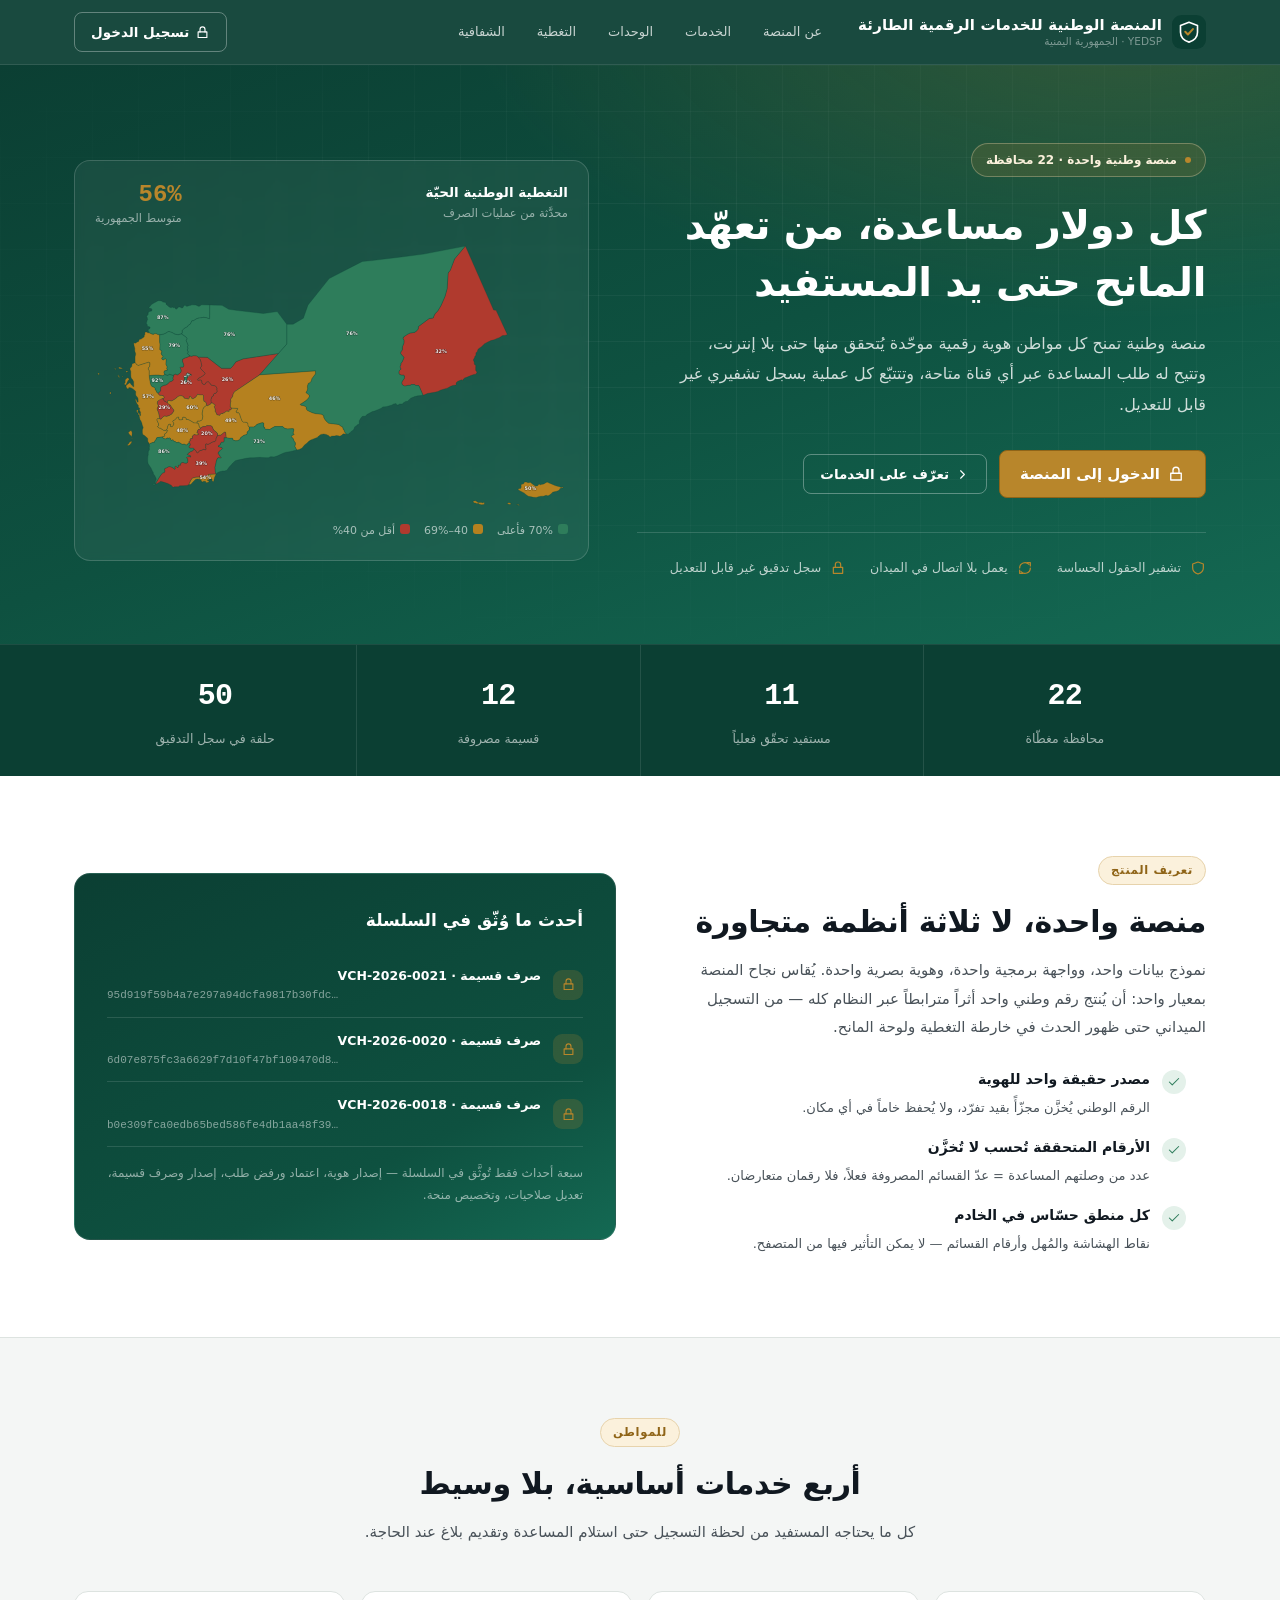
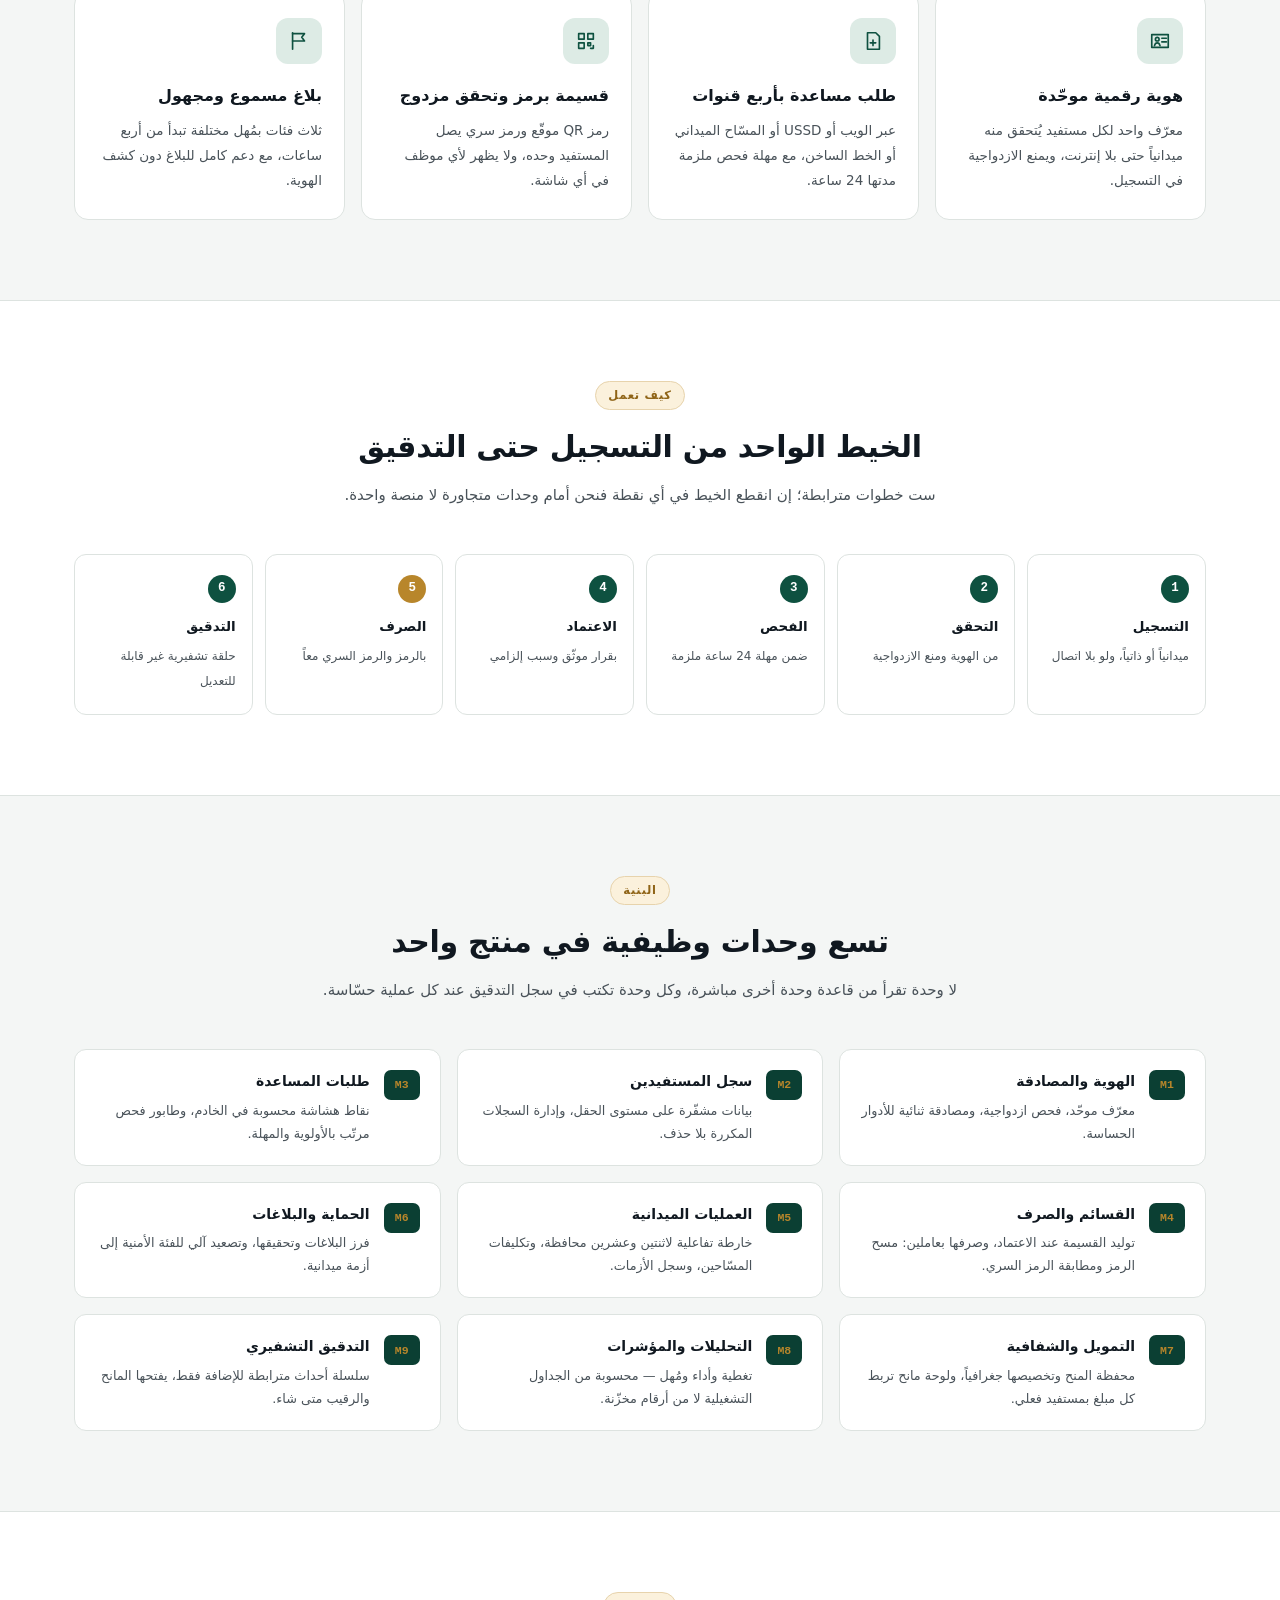
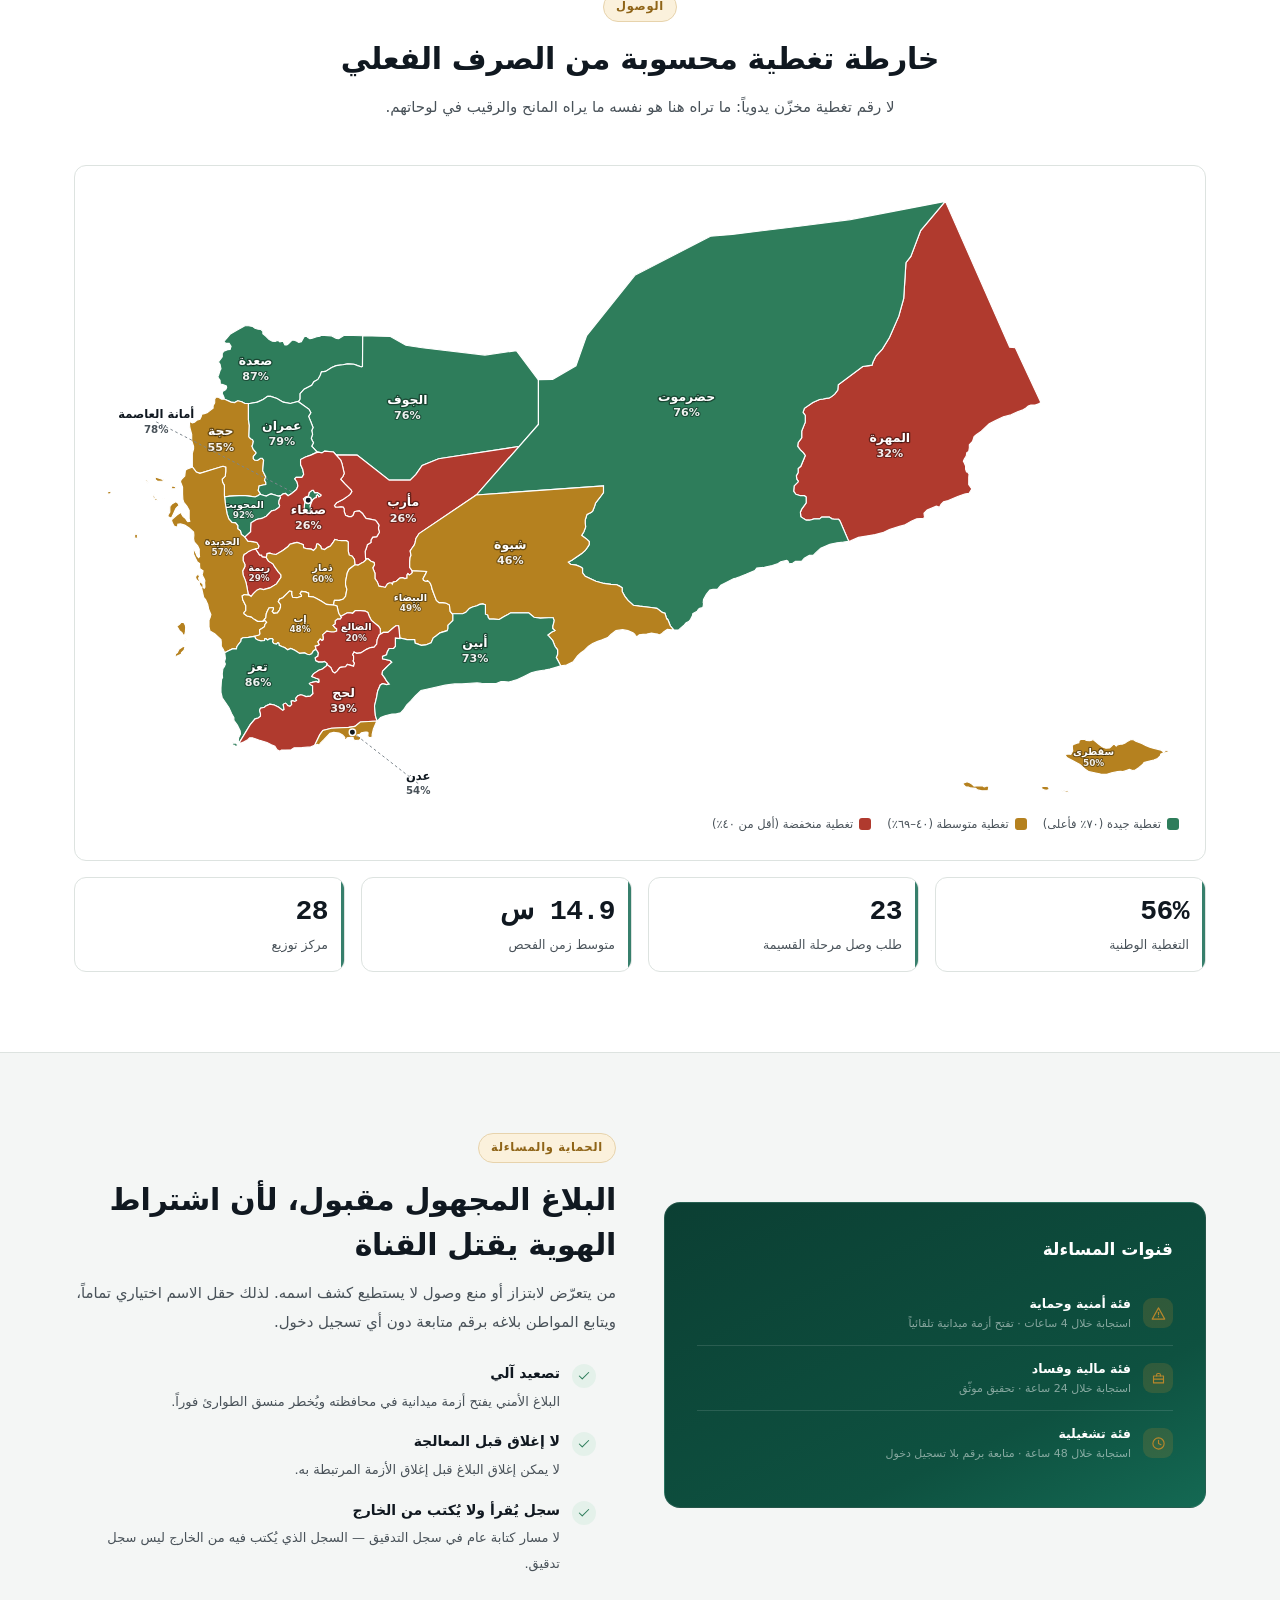
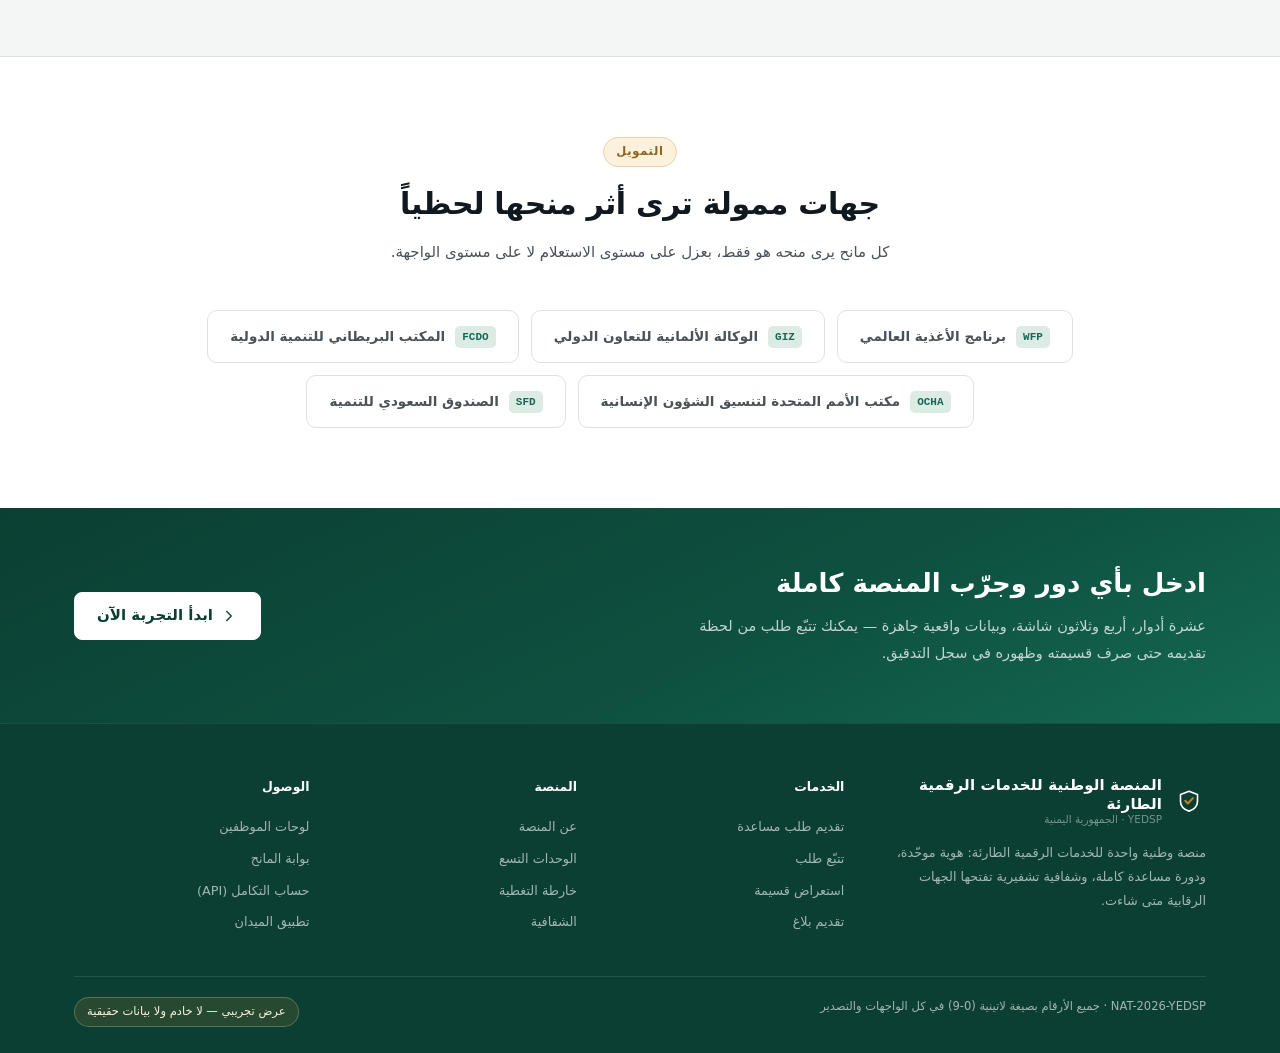
<file: index.html>
<!DOCTYPE html>
<html lang="ar" dir="rtl">
<head>
<meta charset="UTF-8">
<meta name="viewport" content="width=device-width, initial-scale=1.0">
<title>YEDSP — المنصة الوطنية للخدمات الرقمية الطارئة</title>
<meta name="description" content="منصة وطنية واحدة للخدمات الرقمية الطارئة: هوية رقمية موحّدة، دورة مساعدة كاملة، وسجل تدقيق تشفيري — عرض تجريبي بلا خادم.">
<meta name="theme-color" content="#0B3F33">
<link rel="icon" href="data:image/svg+xml,%3Csvg xmlns='http://www.w3.org/2000/svg' viewBox='0 0 40 40'%3E%3Crect width='40' height='40' rx='11' fill='%230B3F33'/%3E%3Cpath d='M20 8.6 30 12.4v7.9c0 6.1-4.3 9.8-10 11.6-5.7-1.8-10-5.5-10-11.6v-7.9L20 8.6z' fill='none' stroke='%23fff' stroke-width='1.9'/%3E%3Cpath d='m15.6 19.8 3.1 3.1 5.9-6.3' fill='none' stroke='%23B8862B' stroke-width='2.4' stroke-linecap='round'/%3E%3C/svg%3E">
<link rel="stylesheet" href="css/tokens.css">
<link rel="stylesheet" href="css/components.css">
<link rel="stylesheet" href="css/layout.css">
<link rel="stylesheet" href="css/public.css">
</head>
<body dir="rtl">

<noscript>يتطلّب هذا العرض التجريبي تفعيل JavaScript في المتصفح.</noscript>

<div id="public-root"></div>

<div id="app-header" class="hidden"></div>
<div id="app-shell" class="hidden">
  <nav id="app-nav"></nav>
  <main id="app-main"><div id="app-view"></div></main>
</div>
<nav id="app-tabbar" class="hidden" aria-label="التنقّل السريع"></nav>

<script src="data/geo.js"></script>
<script src="data/seed.js"></script>
<script src="js/state.js"></script>
<script src="js/components.js"></script>
<script src="js/views/landing.js"></script>
<script src="js/views/login.js"></script>
<script src="js/views/citizen.js"></script>
<script src="js/views/field.js"></script>
<script src="js/views/reviewer.js"></script>
<script src="js/views/distributor.js"></script>
<script src="js/views/operations.js"></script>
<script src="js/views/protection.js"></script>
<script src="js/views/donor.js"></script>
<script src="js/views/admin.js"></script>
<script src="js/views/integrator.js"></script>
<script src="js/router.js"></script>
<script src="js/app.js"></script>
</body>
</html>
</file>
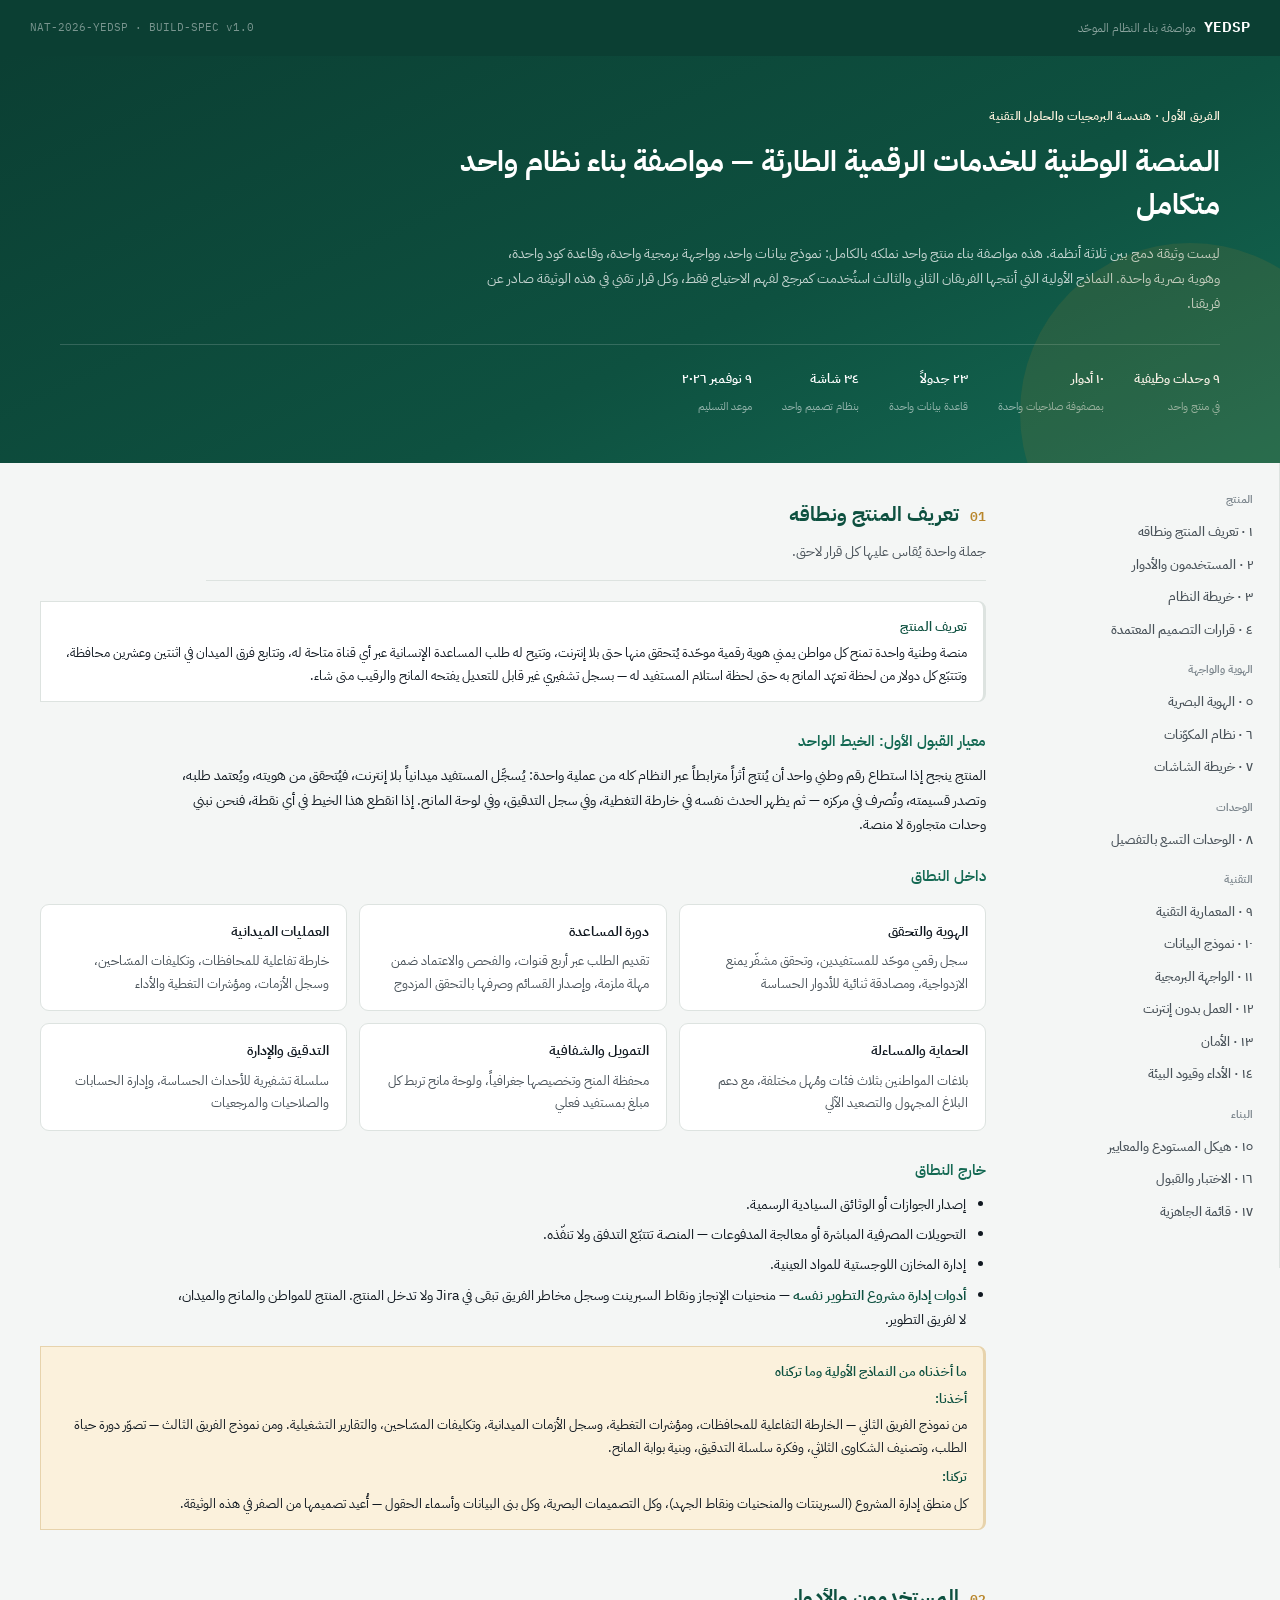
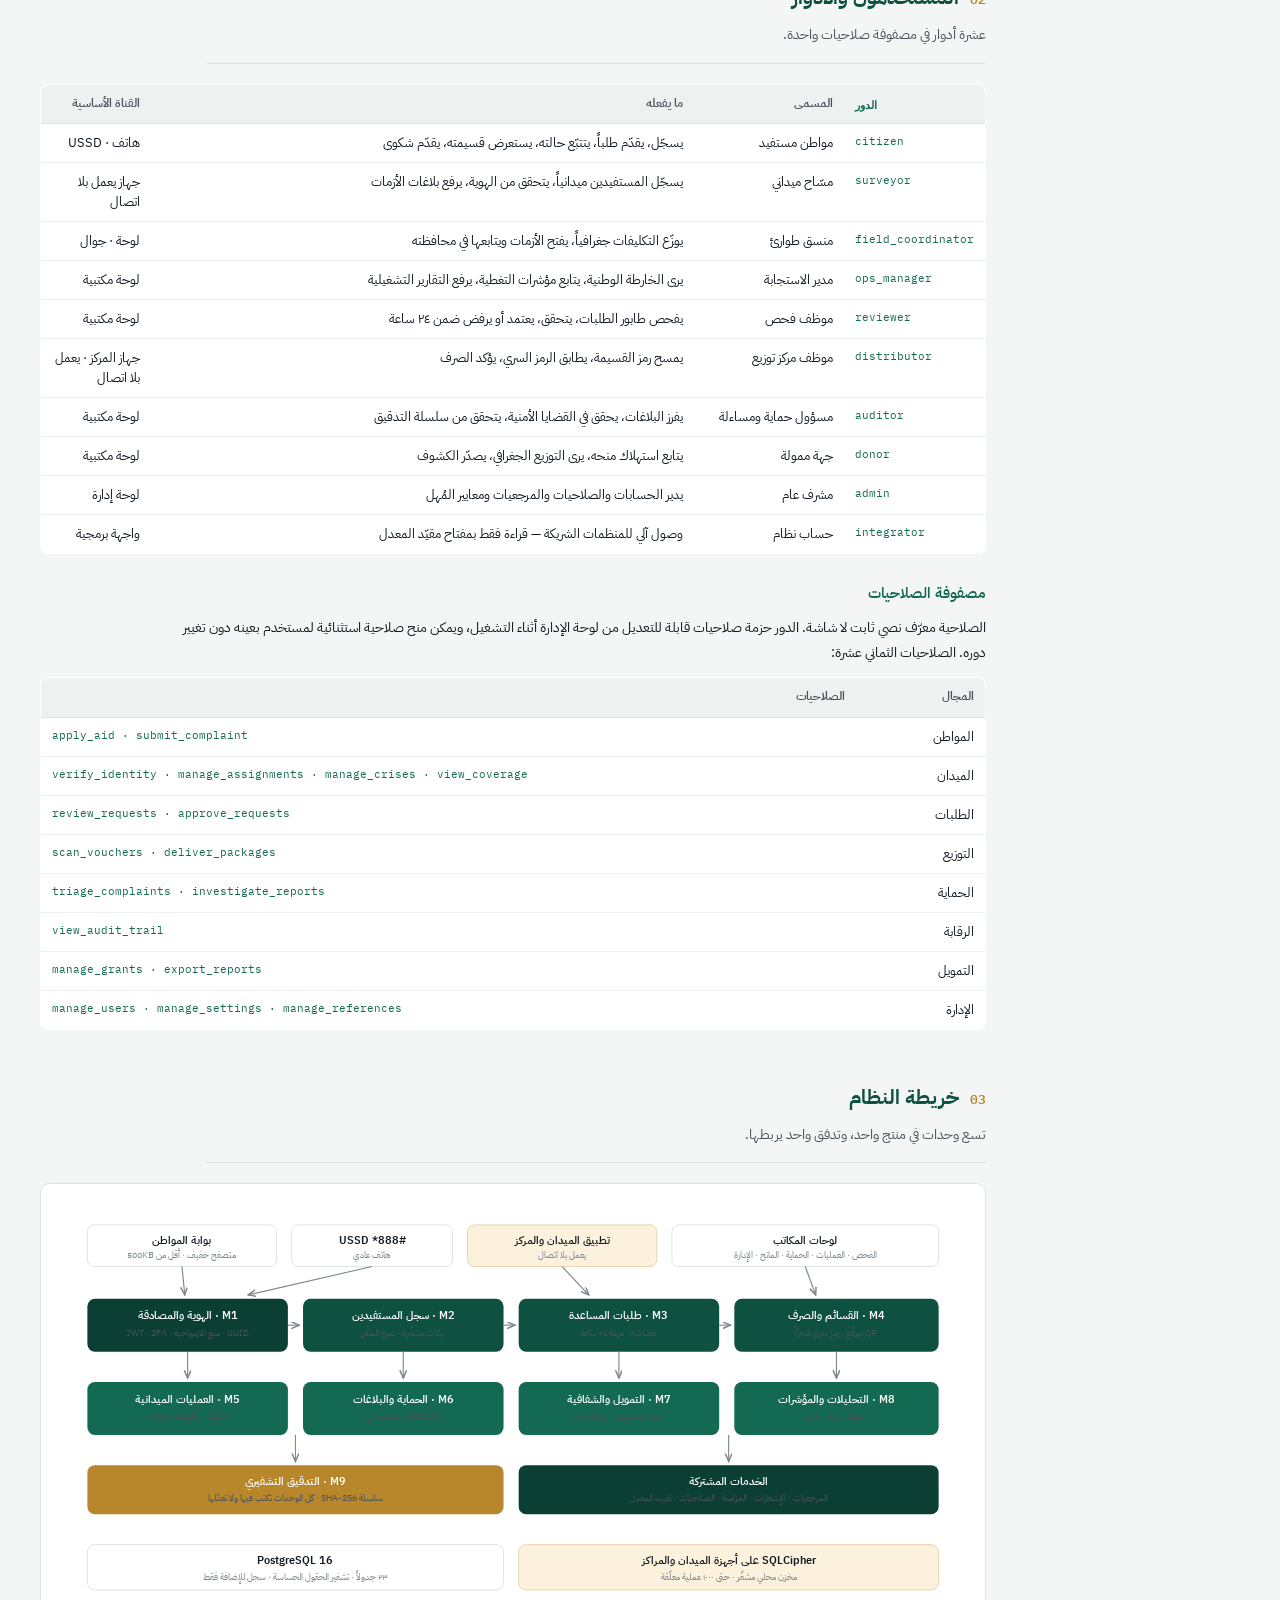
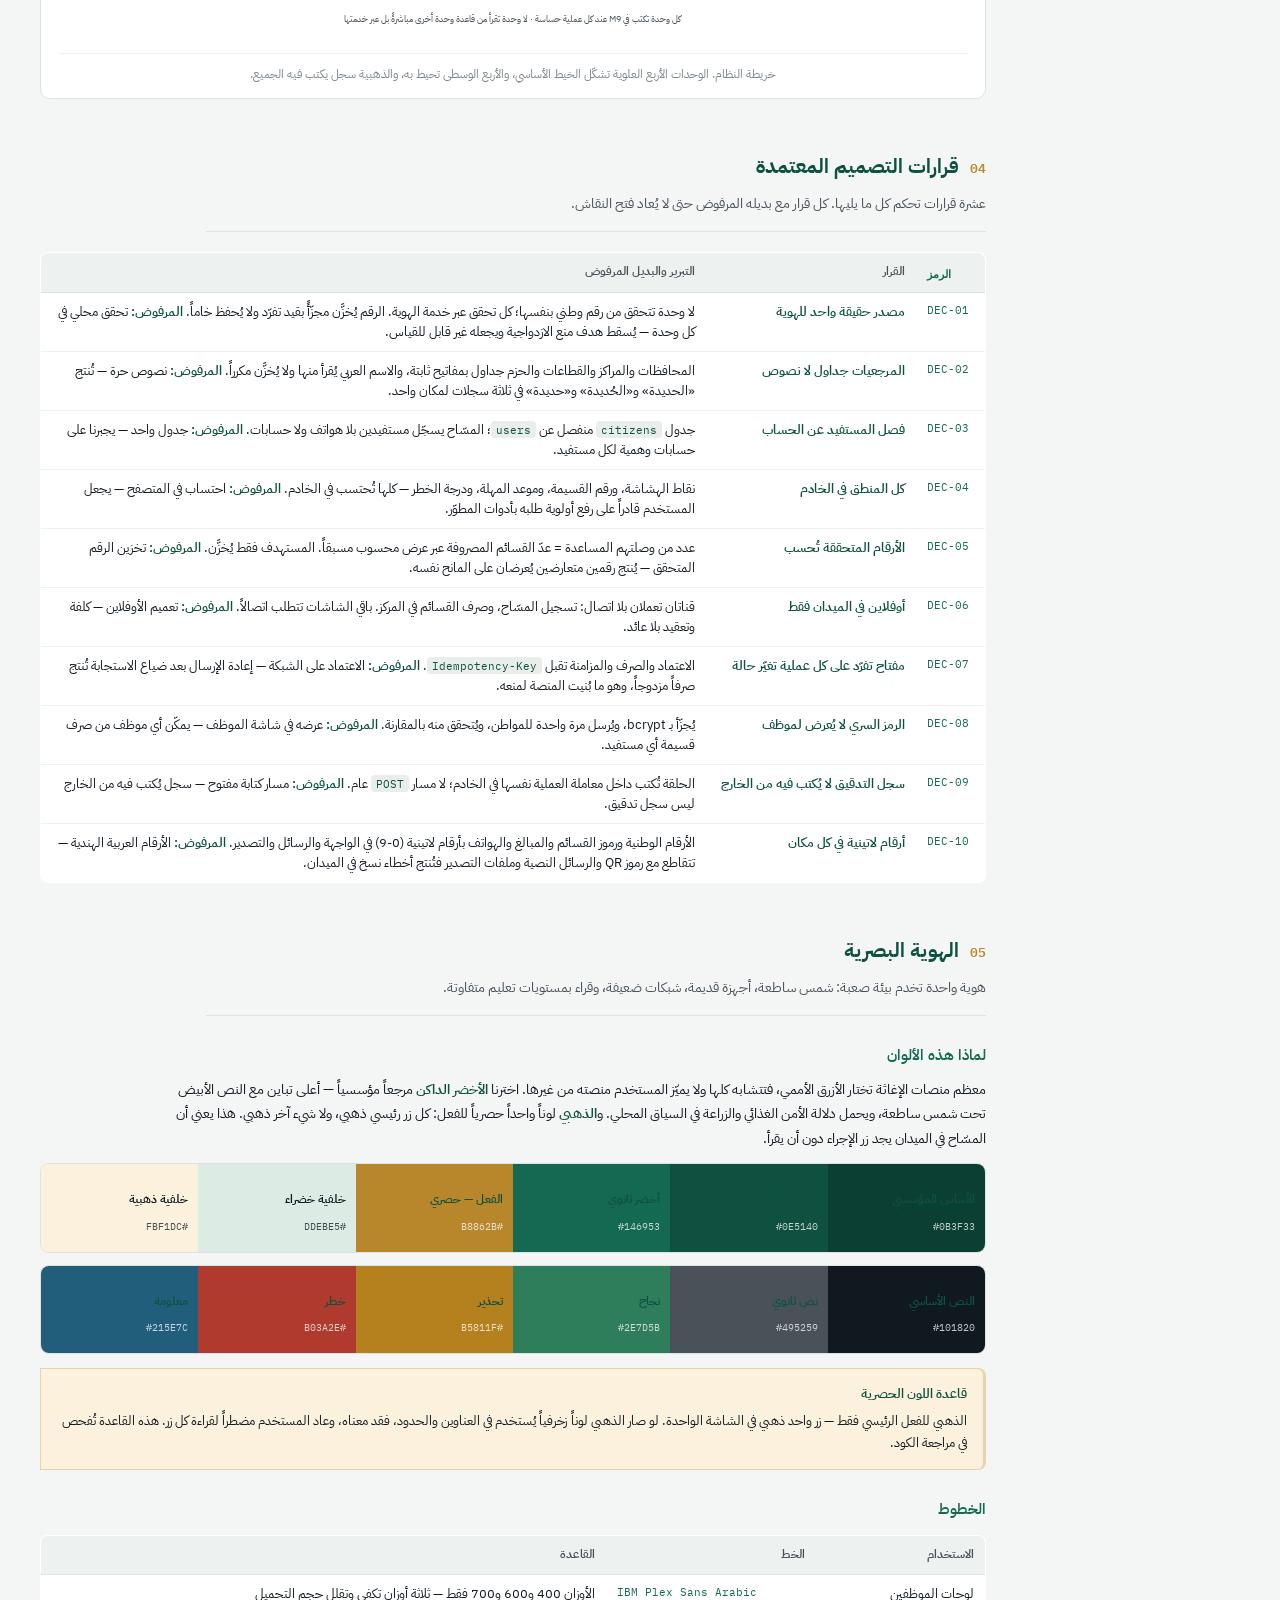
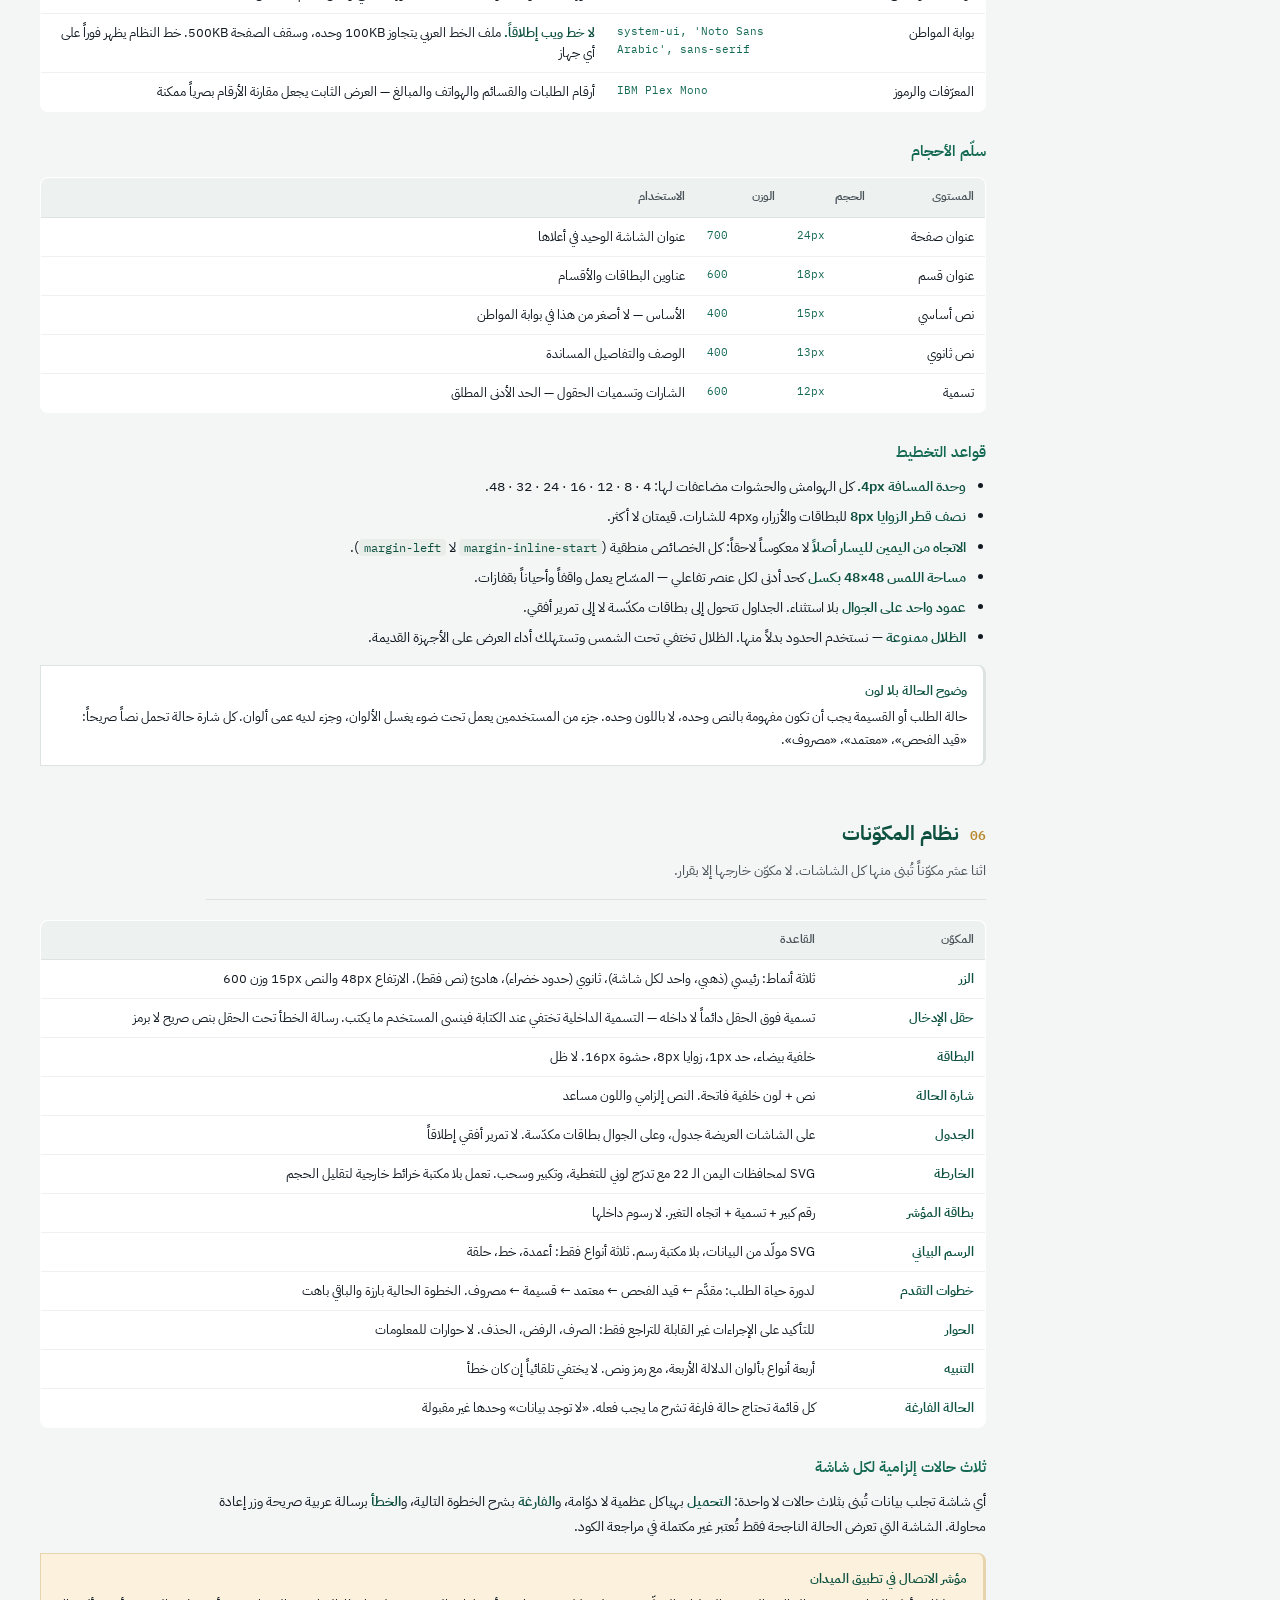
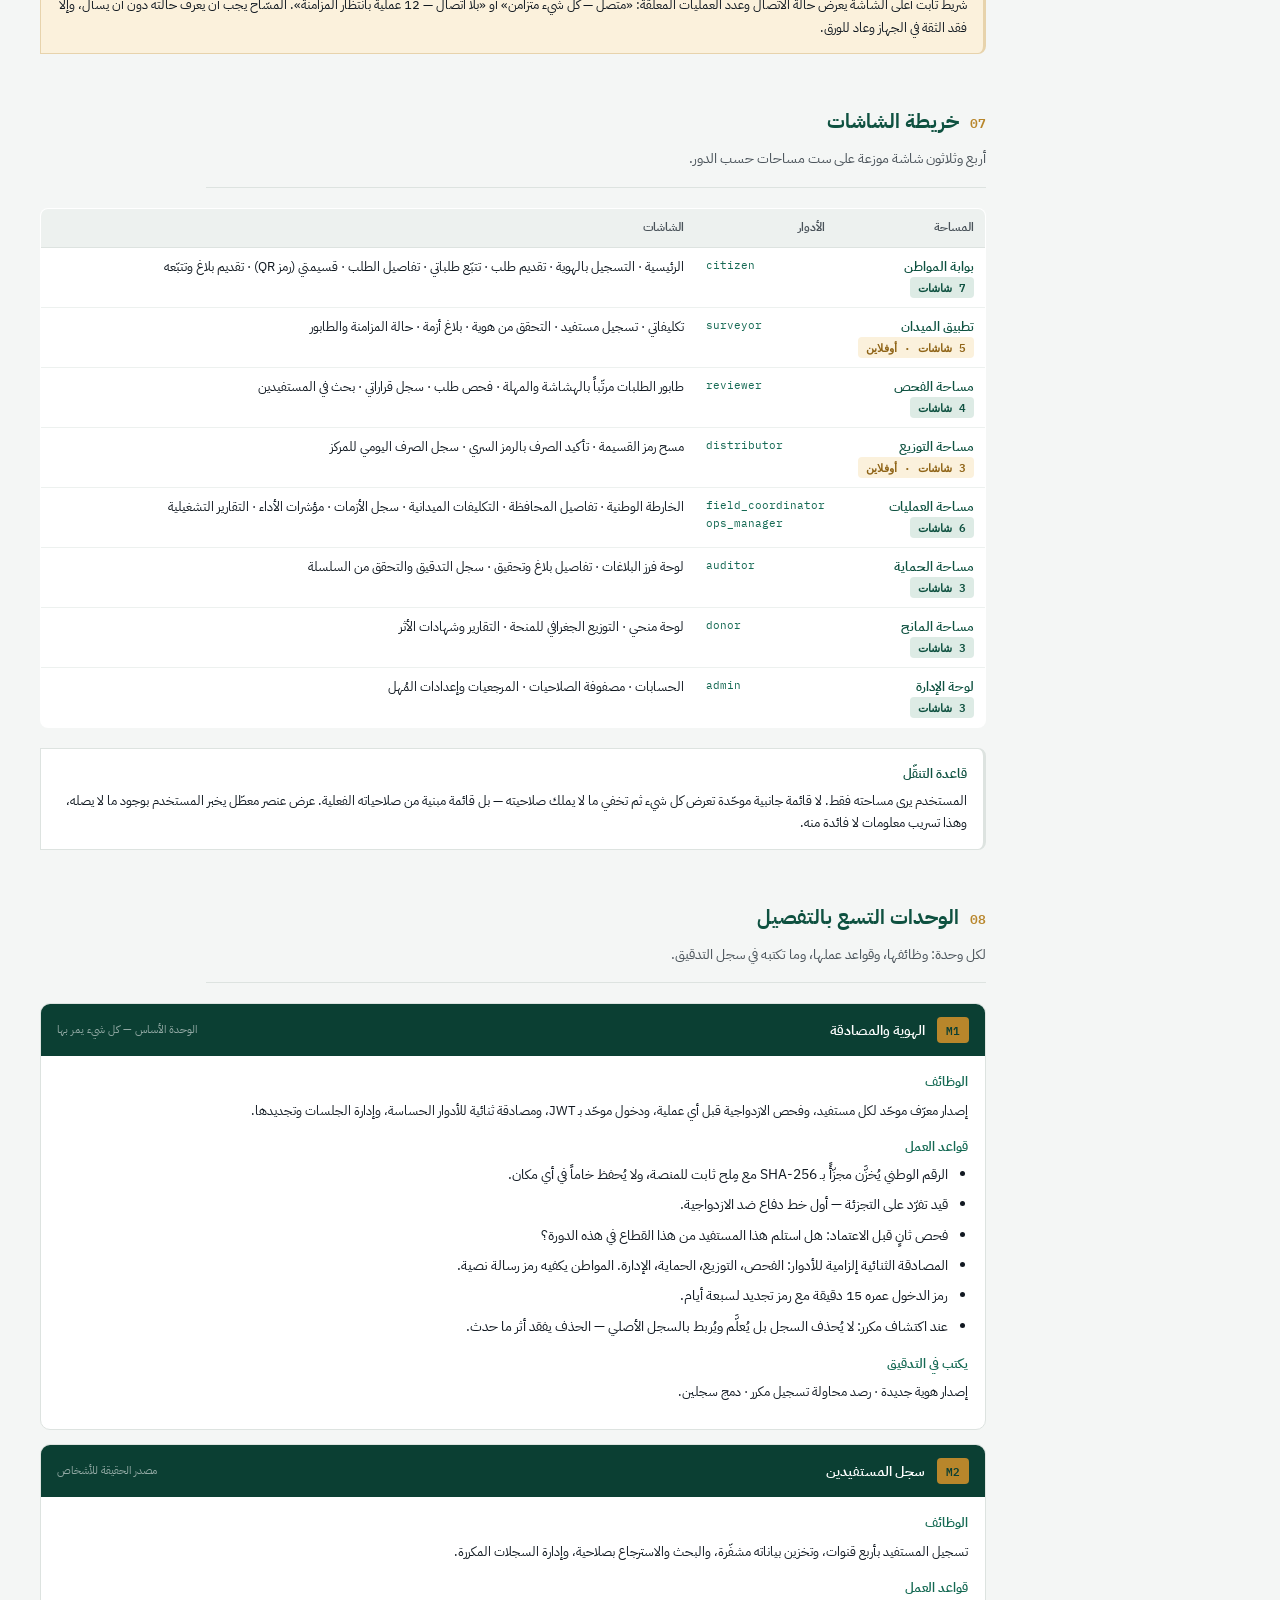
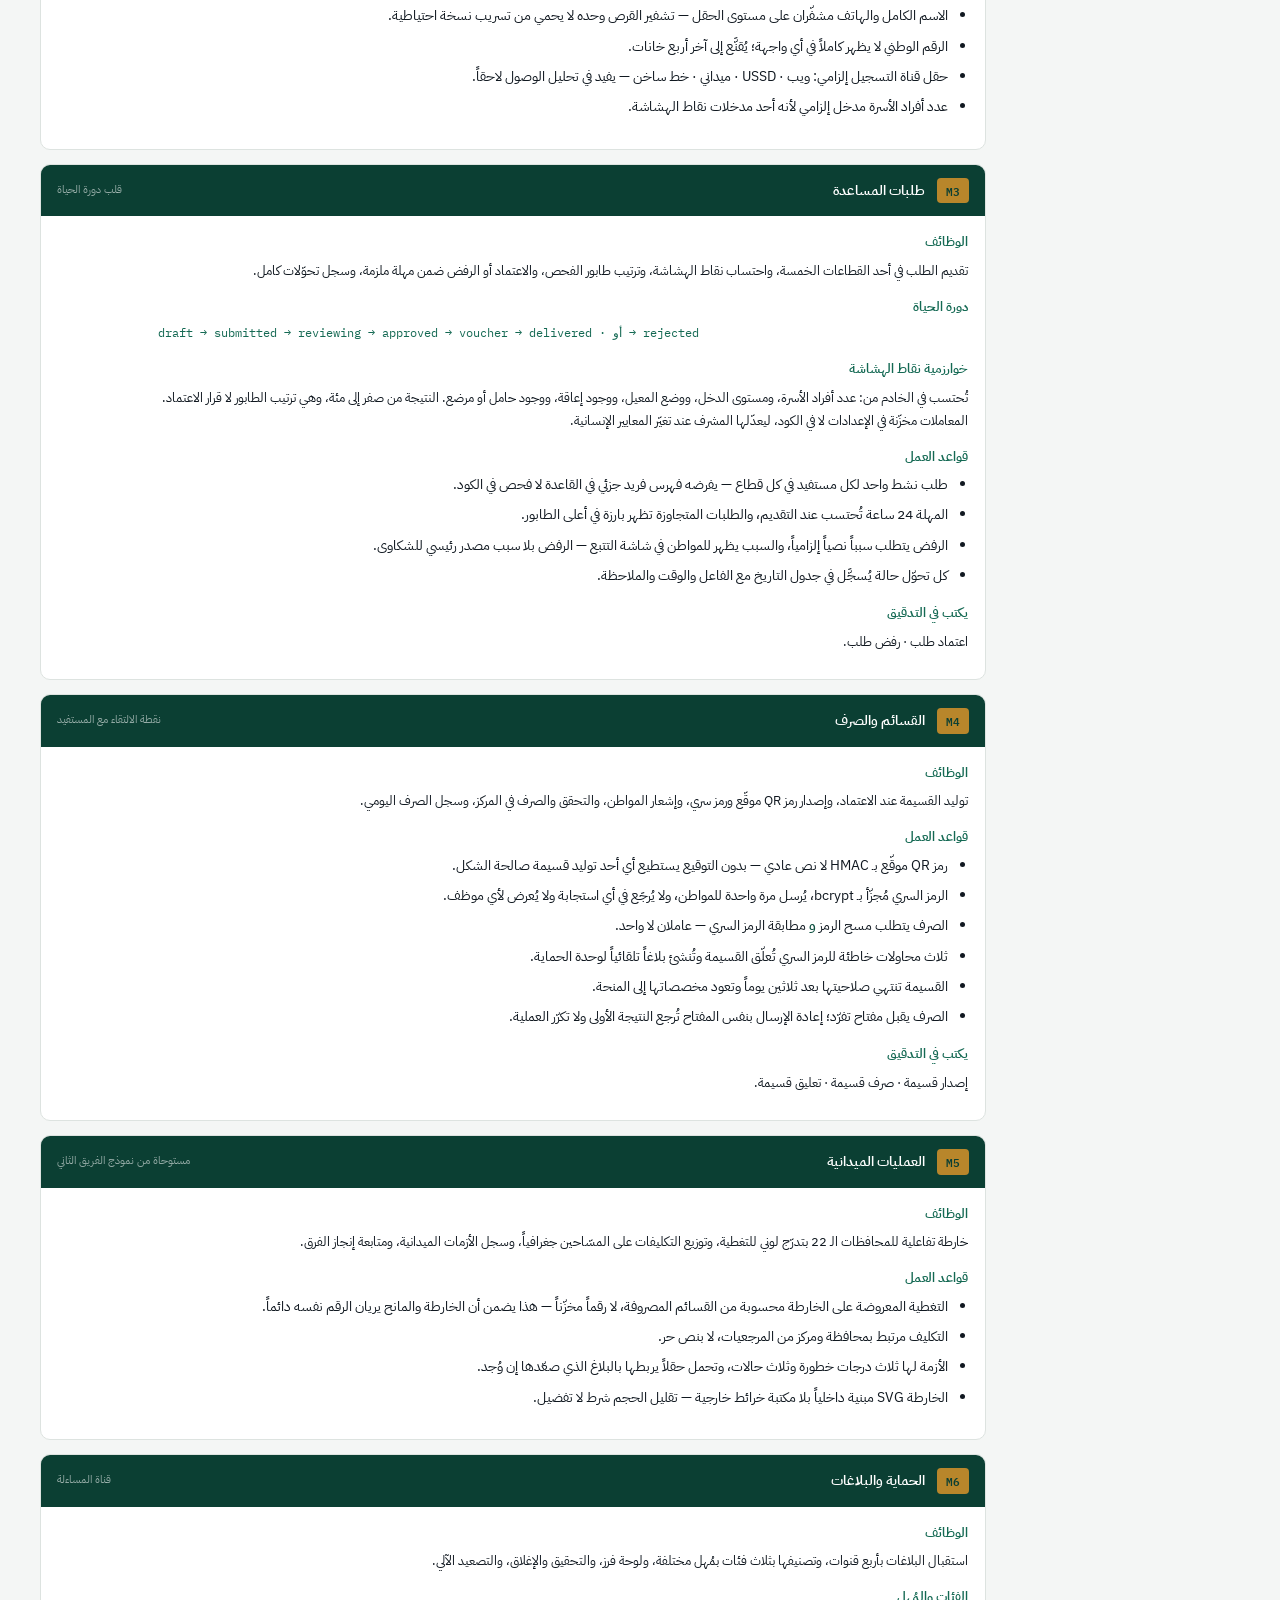
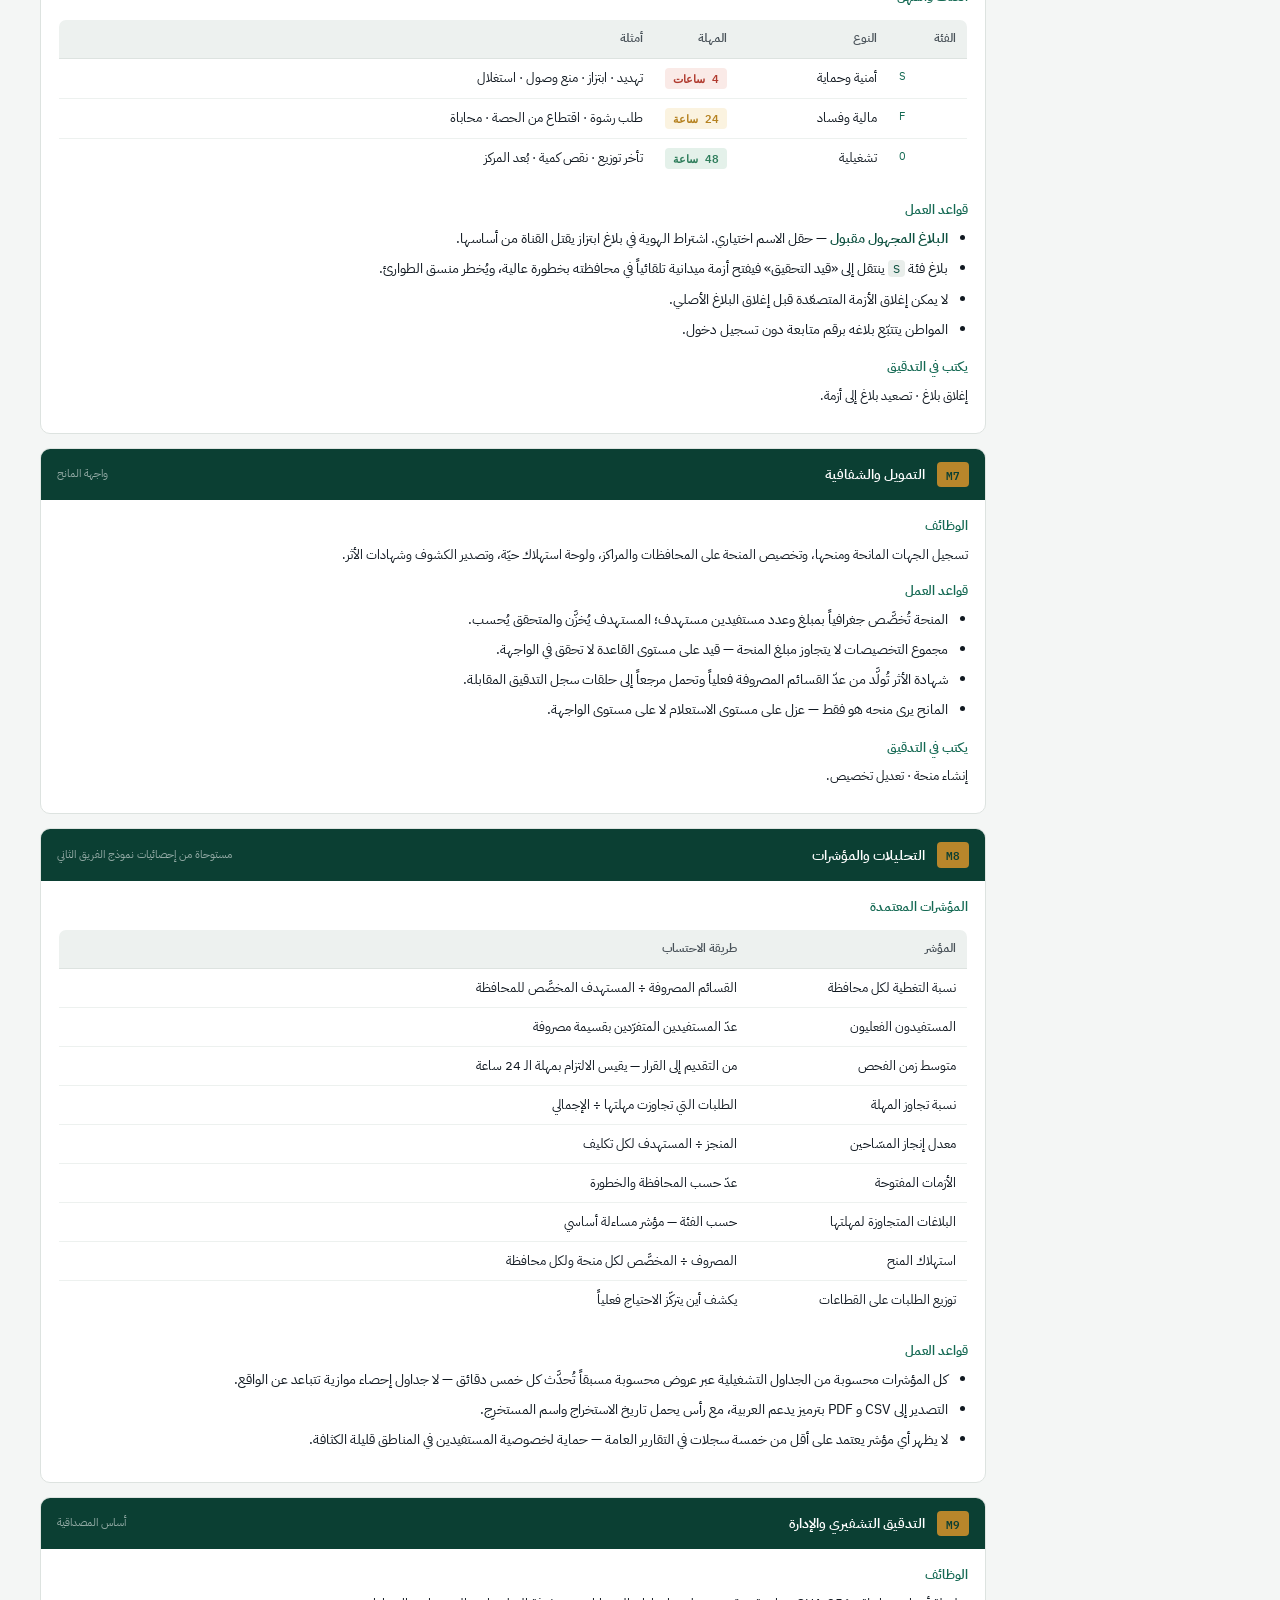
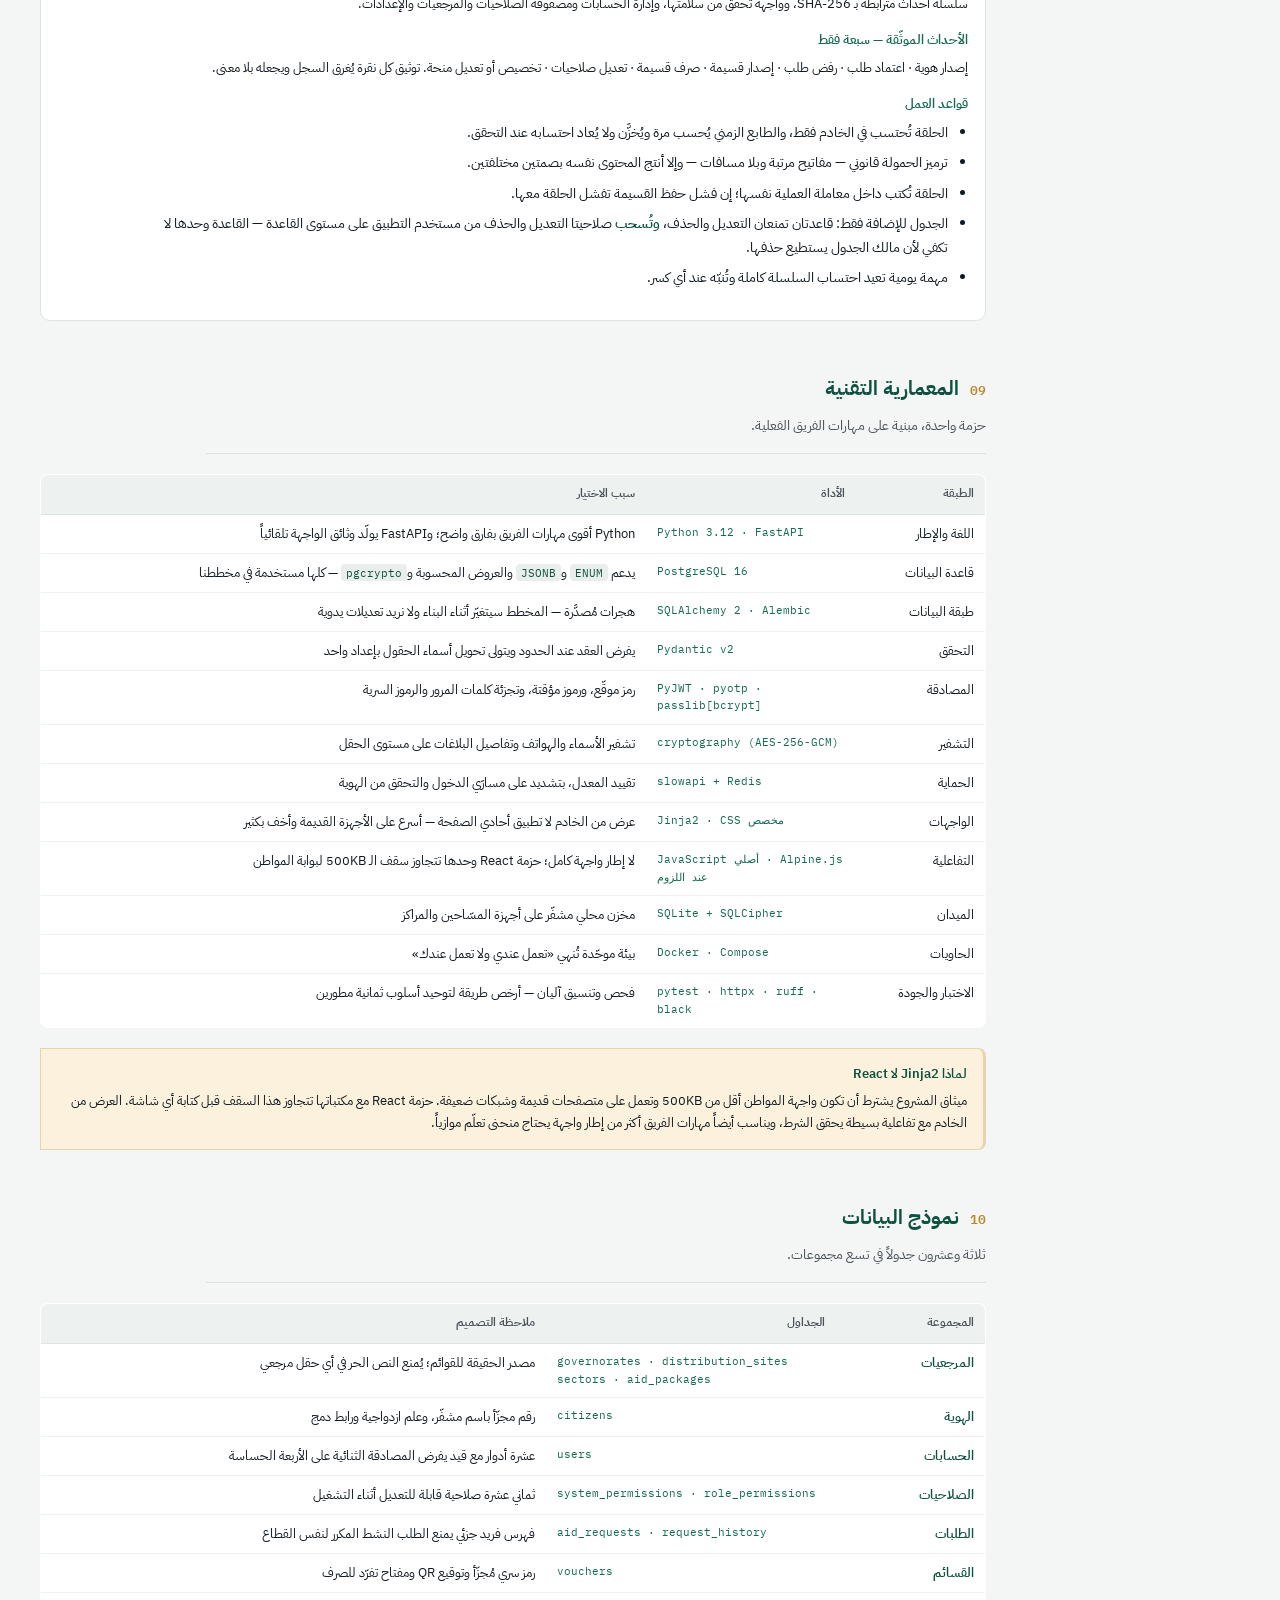
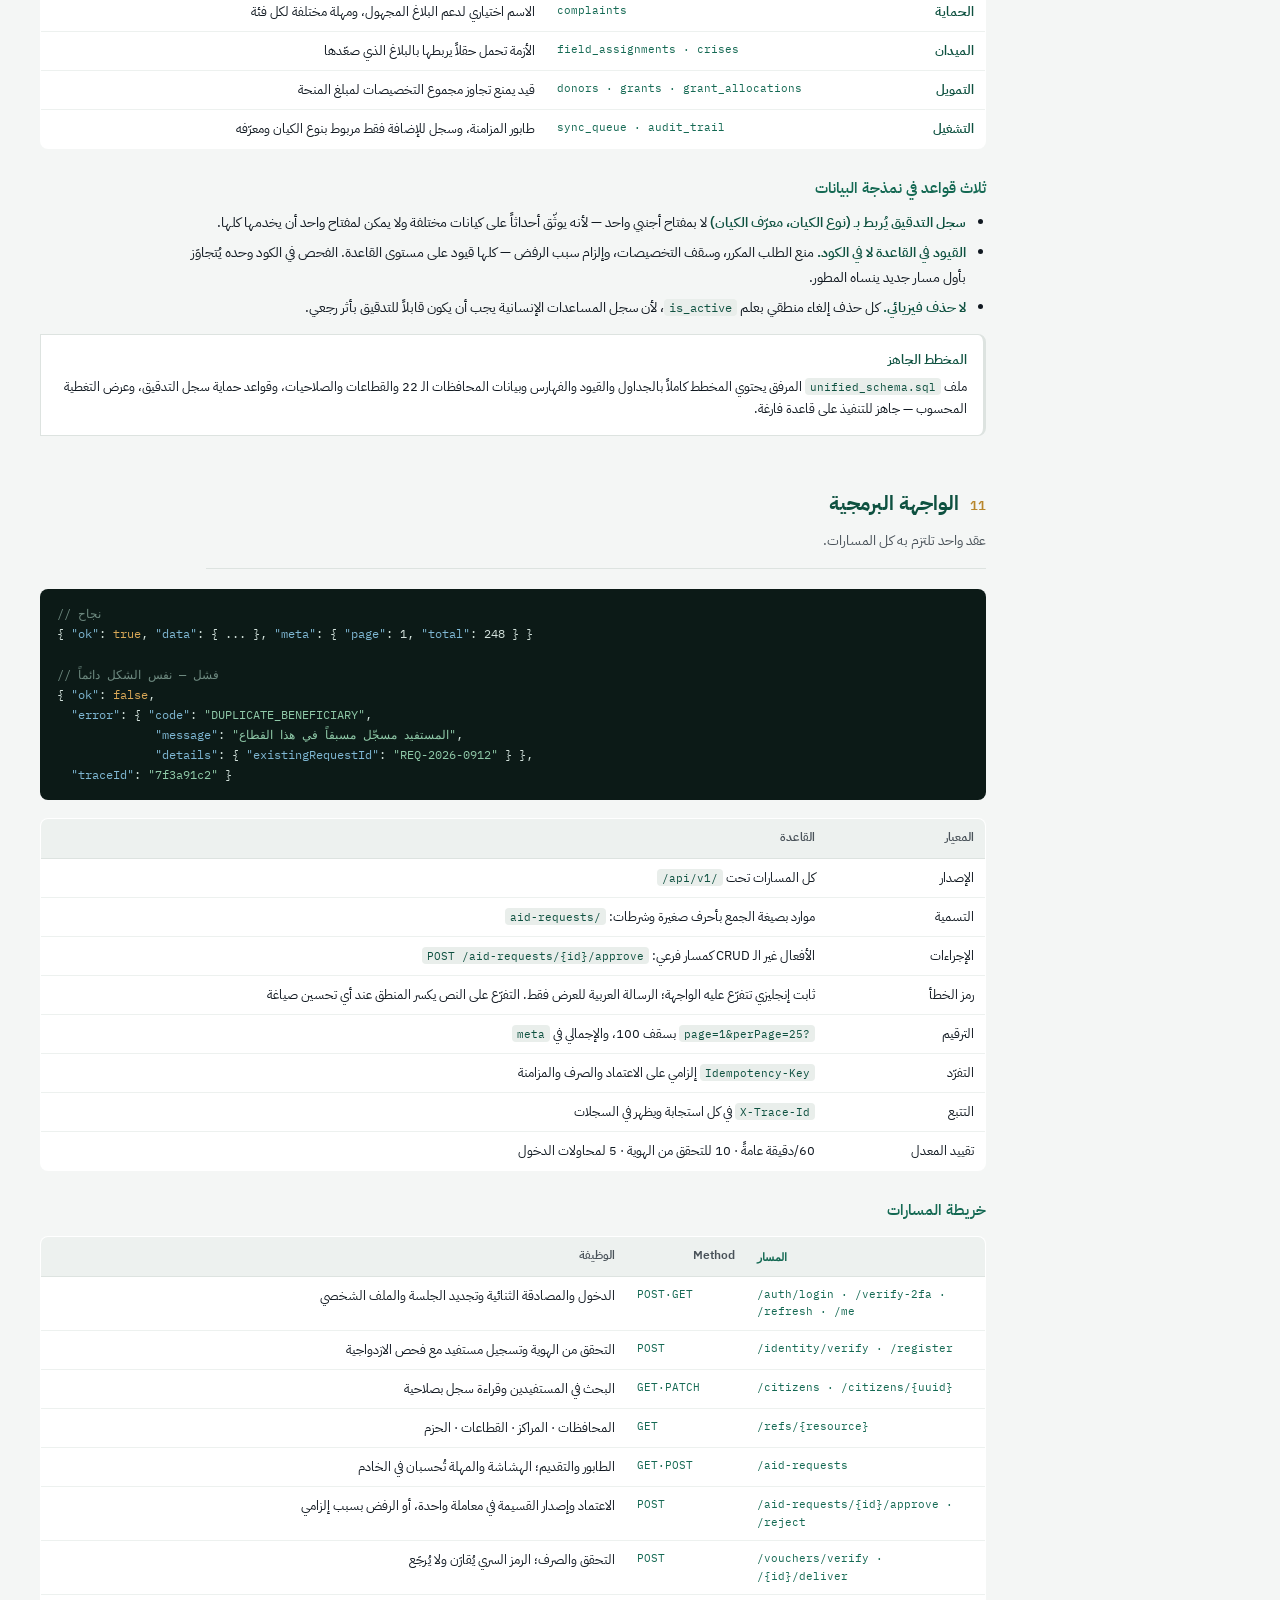
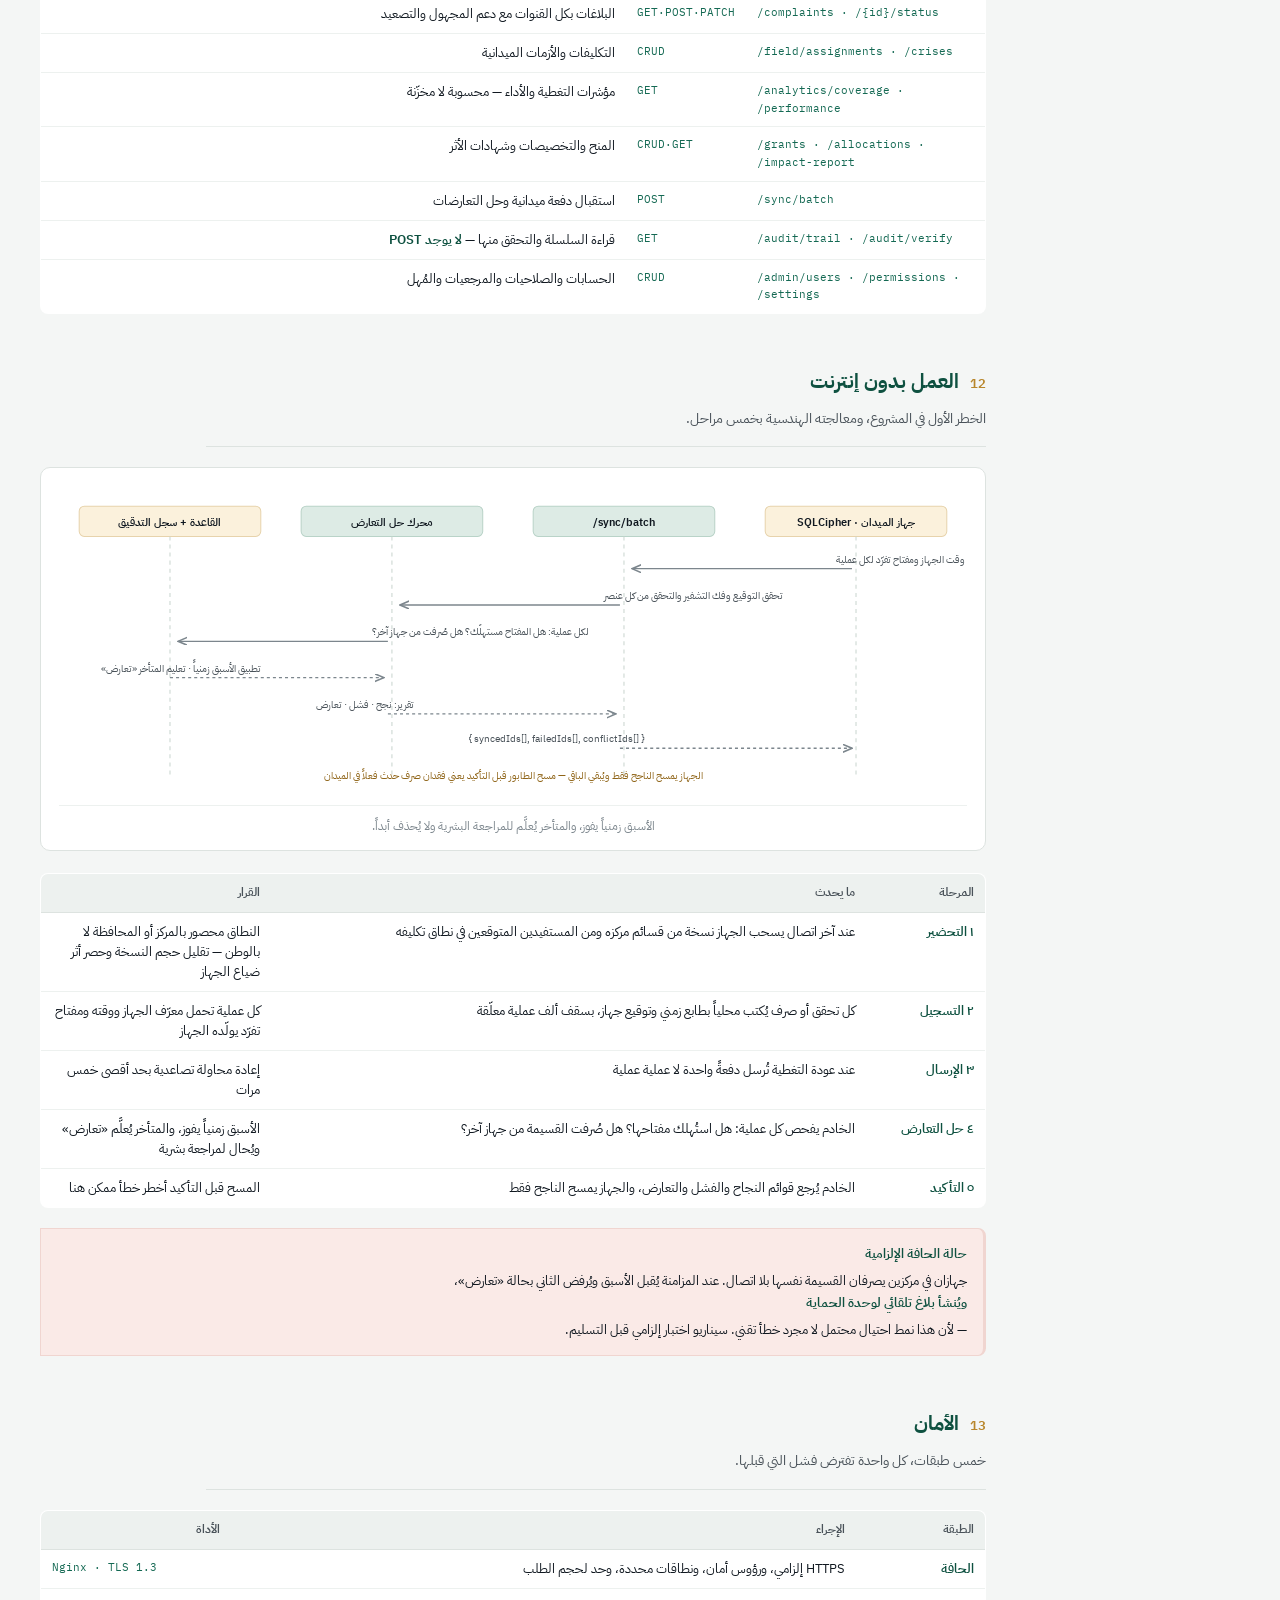
<file: YEDSP_Build_Spec.html>
<!DOCTYPE html>
<html lang="ar" dir="rtl">
<head>
<meta charset="UTF-8">
<meta name="viewport" content="width=device-width, initial-scale=1.0">
<title>YEDSP — مواصفة بناء النظام الموحّد</title>
<link rel="preconnect" href="https://fonts.googleapis.com">
<link rel="preconnect" href="https://fonts.gstatic.com" crossorigin>
<link href="https://fonts.googleapis.com/css2?family=IBM+Plex+Sans+Arabic:wght@400;500;600;700&family=IBM+Plex+Mono:wght@400;500;600&display=swap" rel="stylesheet">
<style>
:root{
  /* ===== الهوية البصرية المعتمدة ===== */
  --ink:#101820; --ink-2:#495259; --ink-3:#7C868D;
  --green-900:#0B3F33; --green-800:#0E5140; --green-700:#146953; --green-100:#DDEBE5;
  --gold-700:#8F6417; --gold-600:#B8862B; --gold-100:#FBF1DC; --gold-line:#E7D3AC;
  --paper:#F4F6F5; --card:#FFF; --line:#DDE3E0; --line-2:#EDF1EF;
  --ok:#2E7D5B; --ok-bg:#E4F1EA;
  --warn:#B5811F; --warn-bg:#FBF3E0;
  --crit:#B03A2E; --crit-bg:#FAEAE7;
  --info:#215E7C; --info-bg:#E3EEF3;
  --code:#0C1A17;
}
*{box-sizing:border-box;margin:0;padding:0}
html{scroll-behavior:smooth}
body{font-family:'IBM Plex Sans Arabic',system-ui,sans-serif;background:var(--paper);color:var(--ink);line-height:1.8;-webkit-font-smoothing:antialiased}
code,pre,.mono{font-family:'IBM Plex Mono',monospace;direction:ltr}
code{background:#E9EEEB;padding:1px 5px;border-radius:4px;font-size:.9em;color:var(--green-800)}

.nav{position:sticky;top:0;z-index:50;background:var(--green-900);display:flex;align-items:center;gap:18px;padding:0 30px;height:56px}
.nav .brand{color:#fff;font-weight:700;font-size:14px}
.nav .brand span{color:rgba(255,255,255,.5);font-weight:400;margin-inline-start:8px;font-size:12px}
.nav .sp{flex:1}
.nav .meta{color:rgba(255,255,255,.45);font-size:11px;font-family:'IBM Plex Mono',monospace}

.hero{background:linear-gradient(155deg,#0B3F33,#0E5140 60%,#146953);color:#fff;padding:50px 40px 44px;position:relative;overflow:hidden}
.hero::after{content:"";position:absolute;inset-inline-start:-80px;bottom:-120px;width:340px;height:340px;border-radius:50%;background:rgba(184,134,43,.13)}
.hero-in{max-width:1160px;margin:0 auto;position:relative}
.hero .kicker{font-size:12px;color:var(--gold-100);margin-bottom:12px;font-weight:600;letter-spacing:.02em}
.hero h1{font-size:29px;font-weight:700;line-height:1.5;max-width:800px;margin-bottom:14px}
.hero p{font-size:14px;color:rgba(255,255,255,.75);max-width:740px}
.hero .strip{display:flex;flex-wrap:wrap;gap:30px;margin-top:28px;padding-top:22px;border-top:1px solid rgba(255,255,255,.16)}
.hero .st b{display:block;font-size:13px;font-weight:600;color:#fff}
.hero .st i{font-style:normal;font-size:11px;color:rgba(255,255,255,.55)}

.shell{display:flex;align-items:flex-start;max-width:1310px;margin:0 auto}
.toc{width:254px;flex-shrink:0;position:sticky;top:56px;max-height:calc(100vh - 56px);overflow-y:auto;padding:28px 16px 40px;border-inline-start:1px solid var(--line)}
.toc b{display:block;font-size:10.5px;color:var(--ink-3);font-weight:600;margin:15px 0 6px;padding-inline-start:10px}
.toc b:first-child{margin-top:0}
.toc a{display:block;font-size:12.5px;color:var(--ink-2);text-decoration:none;padding:5px 10px;border-radius:6px;font-weight:500}
.toc a:hover{background:var(--green-100);color:var(--green-800)}
main{flex:1;min-width:0;padding:34px 40px 100px}

section{margin-bottom:50px;scroll-margin-top:70px}
h2{font-size:19.5px;font-weight:700;color:var(--green-800);margin-bottom:8px;display:flex;align-items:baseline;gap:11px}
h2 .n{font-family:'IBM Plex Mono',monospace;font-size:13px;color:var(--gold-600);font-weight:600}
h2+.lede{font-size:13.5px;color:var(--ink-2);margin-bottom:20px;max-width:780px;padding-bottom:15px;border-bottom:1px solid var(--line)}
h3{font-size:15px;font-weight:600;color:var(--green-700);margin:26px 0 9px}
h4{font-size:13.5px;font-weight:600;margin:16px 0 6px}
p{font-size:13.5px;margin-bottom:11px;max-width:810px}
ul,ol{padding-inline-start:20px;margin-bottom:14px}
li{font-size:13.5px;margin-bottom:6px;max-width:790px}
b,strong{color:var(--green-800);font-weight:600}

table{width:100%;border-collapse:collapse;font-size:12.5px;margin:12px 0 20px;background:var(--card);border:1px solid var(--line);border-radius:8px;overflow:hidden}
th{text-align:start;background:#EDF1EF;color:var(--ink-2);font-weight:600;padding:9px 11px;font-size:11.5px;border-bottom:1px solid var(--line)}
td{padding:9px 11px;border-bottom:1px solid var(--line-2);vertical-align:top;line-height:1.6}
tr:last-child td{border-bottom:none}
td.mono,th.mono{font-family:'IBM Plex Mono',monospace;direction:ltr;text-align:left;font-size:11px;color:var(--green-700)}
td.c{text-align:center}

.tag{display:inline-block;font-size:10.5px;font-weight:600;padding:2px 8px;border-radius:4px;font-family:'IBM Plex Mono',monospace;white-space:nowrap}
.t-ok{background:var(--ok-bg);color:var(--ok)} .t-warn{background:var(--warn-bg);color:var(--warn)}
.t-crit{background:var(--crit-bg);color:var(--crit)} .t-g{background:var(--green-100);color:var(--green-800)}
.t-o{background:var(--gold-100);color:var(--gold-700)} .t-i{background:var(--info-bg);color:var(--info)}

.note{border-inline-start:3px solid var(--green-700);background:var(--card);padding:14px 16px;border-radius:0 8px 8px 0;margin:14px 0 18px;border:1px solid var(--line);border-inline-start-width:3px}
.note.flag{border-inline-start-color:var(--gold-600);background:var(--gold-100);border-color:var(--gold-line);border-inline-start-width:3px}
.note.crit{border-inline-start-color:var(--crit);background:var(--crit-bg);border-color:#F0D5D0;border-inline-start-width:3px}
.note.ok{border-inline-start-color:var(--ok);background:var(--ok-bg);border-color:#CDE5D8;border-inline-start-width:3px}
.note b{display:block;margin-bottom:4px;font-size:12.5px}
.note p{font-size:12.5px;margin:0;max-width:none}
.note p+p{margin-top:7px}
.note ul{margin:6px 0 0}.note li{font-size:12.5px;margin-bottom:4px}

pre.code{background:var(--code);color:#D3E2DC;border-radius:8px;padding:15px 17px;overflow-x:auto;font-size:11.5px;line-height:1.75;direction:ltr;text-align:left;margin:12px 0 18px}
pre.code .c{color:#6E8A80}pre.code .k{color:#D9A857}pre.code .s{color:#8FC9A8}pre.code .d{color:#7FB8D4}
pre.tree{background:#FAFCFB;border:1px solid var(--line);color:var(--ink);border-radius:8px;padding:15px 17px;overflow-x:auto;font-size:11.5px;line-height:1.85;direction:ltr;text-align:left;margin:12px 0 18px;font-family:'IBM Plex Mono',monospace}
pre.tree .d{color:var(--green-700);font-weight:600}
pre.tree .c{color:var(--ink-3)}

.fig{background:var(--card);border:1px solid var(--line);border-radius:10px;padding:22px 18px 12px;margin:16px 0 22px;overflow-x:auto}
.fig svg{display:block;margin:0 auto;max-width:100%;height:auto}
.fig figcaption{font-size:11.5px;color:var(--ink-3);text-align:center;margin-top:12px;padding-top:11px;border-top:1px solid var(--line-2)}

.grid{display:grid;gap:12px;margin:14px 0 20px}
.g2{grid-template-columns:1fr 1fr}.g3{grid-template-columns:repeat(3,1fr)}.g4{grid-template-columns:repeat(4,1fr)}
@media(max-width:980px){.g2,.g3,.g4{grid-template-columns:1fr}.toc{display:none}main{padding:26px 20px 70px}}
.box{background:var(--card);border:1px solid var(--line);border-radius:9px;padding:15px 17px}
.box h4{margin:0 0 6px}.box p{font-size:12.5px;color:var(--ink-2);margin:0;max-width:none}

.mod{background:var(--card);border:1px solid var(--line);border-radius:10px;margin-bottom:14px;overflow:hidden}
.mod-h{display:flex;align-items:center;gap:12px;padding:13px 16px;background:var(--green-900)}
.mod-h .id{font-family:'IBM Plex Mono',monospace;font-size:11px;font-weight:600;color:var(--green-900);background:var(--gold-600);padding:3px 9px;border-radius:4px}
.mod-h .ttl{font-size:14px;font-weight:600;color:#fff;flex:1}
.mod-h .own{font-size:10.5px;color:rgba(255,255,255,.55)}
.mod-b{padding:15px 17px}
.mod-b p{font-size:12.8px}
.mod-b table{margin-top:10px}
.mod-b h4{font-size:12.5px;color:var(--green-700);margin:14px 0 5px}
.mod-b h4:first-child{margin-top:0}

.swatch{display:flex;flex-wrap:wrap;gap:0;border-radius:9px;overflow:hidden;border:1px solid var(--line);margin:12px 0 8px}
.sw{flex:1;min-width:96px;padding:26px 10px 12px;color:#fff}
.sw b{display:block;font-size:11.5px;font-weight:600}
.sw i{font-style:normal;font-size:10px;opacity:.75;font-family:'IBM Plex Mono',monospace}
.sw.dark b,.sw.dark i{color:var(--ink)}

footer{border-top:1px solid var(--line);padding:24px 40px;text-align:center;font-size:11.5px;color:var(--ink-3);background:var(--card)}
</style>
</head>
<body>

<div class="nav">
  <div class="brand">YEDSP<span>مواصفة بناء النظام الموحّد</span></div>
  <div class="sp"></div>
  <div class="meta">NAT-2026-YEDSP · BUILD-SPEC v1.0</div>
</div>

<div class="hero">
<div class="hero-in">
  <div class="kicker">الفريق الأول · هندسة البرمجيات والحلول التقنية</div>
  <h1>المنصة الوطنية للخدمات الرقمية الطارئة — مواصفة بناء نظام واحد متكامل</h1>
  <p>ليست وثيقة دمج بين ثلاثة أنظمة. هذه مواصفة بناء منتج واحد نملكه بالكامل: نموذج بيانات واحد، وواجهة برمجية واحدة، وقاعدة كود واحدة، وهوية بصرية واحدة. النماذج الأولية التي أنتجها الفريقان الثاني والثالث استُخدمت كمرجع لفهم الاحتياج فقط، وكل قرار تقني في هذه الوثيقة صادر عن فريقنا.</p>
  <div class="strip">
    <div class="st"><b>٩ وحدات وظيفية</b><i>في منتج واحد</i></div>
    <div class="st"><b>١٠ أدوار</b><i>بمصفوفة صلاحيات واحدة</i></div>
    <div class="st"><b>٢٣ جدولاً</b><i>قاعدة بيانات واحدة</i></div>
    <div class="st"><b>٣٤ شاشة</b><i>بنظام تصميم واحد</i></div>
    <div class="st"><b>٩ نوفمبر ٢٠٢٦</b><i>موعد التسليم</i></div>
  </div>
</div>
</div>

<div class="shell">
<nav class="toc">
  <b>المنتج</b>
  <a href="#s1">١ · تعريف المنتج ونطاقه</a>
  <a href="#s2">٢ · المستخدمون والأدوار</a>
  <a href="#s3">٣ · خريطة النظام</a>
  <a href="#s4">٤ · قرارات التصميم المعتمدة</a>
  <b>الهوية والواجهة</b>
  <a href="#s5">٥ · الهوية البصرية</a>
  <a href="#s6">٦ · نظام المكوّنات</a>
  <a href="#s7">٧ · خريطة الشاشات</a>
  <b>الوحدات</b>
  <a href="#s8">٨ · الوحدات التسع بالتفصيل</a>
  <b>التقنية</b>
  <a href="#s9">٩ · المعمارية التقنية</a>
  <a href="#s10">١٠ · نموذج البيانات</a>
  <a href="#s11">١١ · الواجهة البرمجية</a>
  <a href="#s12">١٢ · العمل بدون إنترنت</a>
  <a href="#s13">١٣ · الأمان</a>
  <a href="#s14">١٤ · الأداء وقيود البيئة</a>
  <b>البناء</b>
  <a href="#s15">١٥ · هيكل المستودع والمعايير</a>
  <a href="#s16">١٦ · الاختبار والقبول</a>
  <a href="#s17">١٧ · قائمة الجاهزية</a>
</nav>

<main>

<!-- 1 -->
<section id="s1">
<h2><span class="n">01</span>تعريف المنتج ونطاقه</h2>
<div class="lede">جملة واحدة يُقاس عليها كل قرار لاحق.</div>

<div class="note">
<b>تعريف المنتج</b>
<p>منصة وطنية واحدة تمنح كل مواطن يمني هوية رقمية موحّدة يُتحقق منها حتى بلا إنترنت، وتتيح له طلب المساعدة الإنسانية عبر أي قناة متاحة له، وتتابع فرق الميدان في اثنتين وعشرين محافظة، وتتتبّع كل دولار من لحظة تعهّد المانح به حتى لحظة استلام المستفيد له — بسجل تشفيري غير قابل للتعديل يفتحه المانح والرقيب متى شاء.</p>
</div>

<h3>معيار القبول الأول: الخيط الواحد</h3>
<p>المنتج ينجح إذا استطاع رقم وطني واحد أن يُنتج أثراً مترابطاً عبر النظام كله من عملية واحدة: يُسجَّل المستفيد ميدانياً بلا إنترنت، فيُتحقق من هويته، ويُعتمد طلبه، وتصدر قسيمته، وتُصرف في مركزه — ثم يظهر الحدث نفسه في خارطة التغطية، وفي سجل التدقيق، وفي لوحة المانح. إذا انقطع هذا الخيط في أي نقطة، فنحن نبني وحدات متجاورة لا منصة.</p>

<h3>داخل النطاق</h3>
<div class="grid g3">
<div class="box"><h4>الهوية والتحقق</h4><p>سجل رقمي موحّد للمستفيدين، وتحقق مشفّر يمنع الازدواجية، ومصادقة ثنائية للأدوار الحساسة</p></div>
<div class="box"><h4>دورة المساعدة</h4><p>تقديم الطلب عبر أربع قنوات، والفحص والاعتماد ضمن مهلة ملزمة، وإصدار القسائم وصرفها بالتحقق المزدوج</p></div>
<div class="box"><h4>العمليات الميدانية</h4><p>خارطة تفاعلية للمحافظات، وتكليفات المسّاحين، وسجل الأزمات، ومؤشرات التغطية والأداء</p></div>
<div class="box"><h4>الحماية والمساءلة</h4><p>بلاغات المواطنين بثلاث فئات ومُهل مختلفة، مع دعم البلاغ المجهول والتصعيد الآلي</p></div>
<div class="box"><h4>التمويل والشفافية</h4><p>محفظة المنح وتخصيصها جغرافياً، ولوحة مانح تربط كل مبلغ بمستفيد فعلي</p></div>
<div class="box"><h4>التدقيق والإدارة</h4><p>سلسلة تشفيرية للأحداث الحساسة، وإدارة الحسابات والصلاحيات والمرجعيات</p></div>
</div>

<h3>خارج النطاق</h3>
<ul>
<li>إصدار الجوازات أو الوثائق السيادية الرسمية.</li>
<li>التحويلات المصرفية المباشرة أو معالجة المدفوعات — المنصة تتتبّع التدفق ولا تنفّذه.</li>
<li>إدارة المخازن اللوجستية للمواد العينية.</li>
<li><b>أدوات إدارة مشروع التطوير نفسه</b> — منحنيات الإنجاز ونقاط السبرينت وسجل مخاطر الفريق تبقى في Jira ولا تدخل المنتج. المنتج للمواطن والمانح والميدان، لا لفريق التطوير.</li>
</ul>

<div class="note flag">
<b>ما أخذناه من النماذج الأولية وما تركناه</b>
<p><b>أخذنا:</b> من نموذج الفريق الثاني — الخارطة التفاعلية للمحافظات، ومؤشرات التغطية، وسجل الأزمات الميدانية، وتكليفات المسّاحين، والتقارير التشغيلية. ومن نموذج الفريق الثالث — تصوّر دورة حياة الطلب، وتصنيف الشكاوى الثلاثي، وفكرة سلسلة التدقيق، وبنية بوابة المانح.</p>
<p><b>تركنا:</b> كل منطق إدارة المشروع (السبرينتات والمنحنيات ونقاط الجهد)، وكل التصميمات البصرية، وكل بنى البيانات وأسماء الحقول — أُعيد تصميمها من الصفر في هذه الوثيقة.</p>
</div>
</section>

<!-- 2 -->
<section id="s2">
<h2><span class="n">02</span>المستخدمون والأدوار</h2>
<div class="lede">عشرة أدوار في مصفوفة صلاحيات واحدة.</div>

<table>
<thead><tr><th class="mono" style="width:140px">الدور</th><th style="width:150px">المسمى</th><th>ما يفعله</th><th style="width:110px">القناة الأساسية</th></tr></thead>
<tbody>
<tr><td class="mono">citizen</td><td>مواطن مستفيد</td><td>يسجّل، يقدّم طلباً، يتتبّع حالته، يستعرض قسيمته، يقدّم شكوى</td><td>هاتف · USSD</td></tr>
<tr><td class="mono">surveyor</td><td>مسّاح ميداني</td><td>يسجّل المستفيدين ميدانياً، يتحقق من الهوية، يرفع بلاغات الأزمات</td><td>جهاز يعمل بلا اتصال</td></tr>
<tr><td class="mono">field_coordinator</td><td>منسق طوارئ</td><td>يوزّع التكليفات جغرافياً، يفتح الأزمات ويتابعها في محافظته</td><td>لوحة · جوال</td></tr>
<tr><td class="mono">ops_manager</td><td>مدير الاستجابة</td><td>يرى الخارطة الوطنية، يتابع مؤشرات التغطية، يرفع التقارير التشغيلية</td><td>لوحة مكتبية</td></tr>
<tr><td class="mono">reviewer</td><td>موظف فحص</td><td>يفحص طابور الطلبات، يتحقق، يعتمد أو يرفض ضمن ٢٤ ساعة</td><td>لوحة مكتبية</td></tr>
<tr><td class="mono">distributor</td><td>موظف مركز توزيع</td><td>يمسح رمز القسيمة، يطابق الرمز السري، يؤكد الصرف</td><td>جهاز المركز · يعمل بلا اتصال</td></tr>
<tr><td class="mono">auditor</td><td>مسؤول حماية ومساءلة</td><td>يفرز البلاغات، يحقق في القضايا الأمنية، يتحقق من سلسلة التدقيق</td><td>لوحة مكتبية</td></tr>
<tr><td class="mono">donor</td><td>جهة ممولة</td><td>يتابع استهلاك منحه، يرى التوزيع الجغرافي، يصدّر الكشوف</td><td>لوحة مكتبية</td></tr>
<tr><td class="mono">admin</td><td>مشرف عام</td><td>يدير الحسابات والصلاحيات والمرجعيات ومعايير المُهل</td><td>لوحة إدارة</td></tr>
<tr><td class="mono">integrator</td><td>حساب نظام</td><td>وصول آلي للمنظمات الشريكة — قراءة فقط بمفتاح مقيّد المعدل</td><td>واجهة برمجية</td></tr>
</tbody>
</table>

<h3>مصفوفة الصلاحيات</h3>
<p>الصلاحية معرّف نصي ثابت لا شاشة. الدور حزمة صلاحيات قابلة للتعديل من لوحة الإدارة أثناء التشغيل، ويمكن منح صلاحية استثنائية لمستخدم بعينه دون تغيير دوره. الصلاحيات الثماني عشرة:</p>

<table>
<thead><tr><th style="width:130px">المجال</th><th>الصلاحيات</th></tr></thead>
<tbody>
<tr><td>المواطن</td><td class="mono">apply_aid · submit_complaint</td></tr>
<tr><td>الميدان</td><td class="mono">verify_identity · manage_assignments · manage_crises · view_coverage</td></tr>
<tr><td>الطلبات</td><td class="mono">review_requests · approve_requests</td></tr>
<tr><td>التوزيع</td><td class="mono">scan_vouchers · deliver_packages</td></tr>
<tr><td>الحماية</td><td class="mono">triage_complaints · investigate_reports</td></tr>
<tr><td>الرقابة</td><td class="mono">view_audit_trail</td></tr>
<tr><td>التمويل</td><td class="mono">manage_grants · export_reports</td></tr>
<tr><td>الإدارة</td><td class="mono">manage_users · manage_settings · manage_references</td></tr>
</tbody>
</table>
</section>

<!-- 3 -->
<section id="s3">
<h2><span class="n">03</span>خريطة النظام</h2>
<div class="lede">تسع وحدات في منتج واحد، وتدفق واحد يربطها.</div>

<div class="fig">
<svg viewBox="0 0 960 460" xmlns="http://www.w3.org/2000/svg" font-family="IBM Plex Sans Arabic, sans-serif">
<defs>
<marker id="ar" markerWidth="8" markerHeight="8" refX="7" refY="3" orient="auto"><path d="M0,0 L7,3 L0,6" fill="none" stroke="#7C868D" stroke-width="1.3"/></marker>
<style>.mt{font-size:12px;font-weight:600;fill:#fff}.ms{font-size:9.5px;fill:rgba(255,255,255,.68)}
.dt{font-size:11.5px;font-weight:600;fill:#101820}.ds{font-size:9.5px;fill:#7C868D}.lb{font-size:10px;fill:#495259}</style>
</defs>

<!-- channels row -->
<rect x="30" y="20" width="200" height="44" rx="7" fill="#fff" stroke="#DDE3E0"/>
<text x="130" y="40" text-anchor="middle" class="dt">بوابة المواطن</text><text x="130" y="55" text-anchor="middle" class="ds">متصفح خفيف · أقل من 500KB</text>
<rect x="246" y="20" width="170" height="44" rx="7" fill="#fff" stroke="#DDE3E0"/>
<text x="331" y="40" text-anchor="middle" class="dt">USSD ‎*888#</text><text x="331" y="55" text-anchor="middle" class="ds">هاتف عادي</text>
<rect x="432" y="20" width="200" height="44" rx="7" fill="#FBF1DC" stroke="#E7D3AC"/>
<text x="532" y="40" text-anchor="middle" class="dt">تطبيق الميدان والمركز</text><text x="532" y="55" text-anchor="middle" class="ds">يعمل بلا اتصال</text>
<rect x="648" y="20" width="282" height="44" rx="7" fill="#fff" stroke="#DDE3E0"/>
<text x="789" y="40" text-anchor="middle" class="dt">لوحات المكاتب</text><text x="789" y="55" text-anchor="middle" class="ds">الفحص · العمليات · الحماية · المانح · الإدارة</text>

<!-- modules -->
<g>
<rect x="30" y="98" width="212" height="56" rx="8" fill="#0B3F33"/>
<text x="136" y="120" text-anchor="middle" class="mt">M1 · الهوية والمصادقة</text><text x="136" y="137" text-anchor="middle" class="ms">UUID · منع الازدواجية · JWT · 2FA</text>

<rect x="258" y="98" width="212" height="56" rx="8" fill="#0E5140"/>
<text x="364" y="120" text-anchor="middle" class="mt">M2 · سجل المستفيدين</text><text x="364" y="137" text-anchor="middle" class="ms">بيانات مشفّرة · دمج المكرر</text>

<rect x="486" y="98" width="212" height="56" rx="8" fill="#0E5140"/>
<text x="592" y="120" text-anchor="middle" class="mt">M3 · طلبات المساعدة</text><text x="592" y="137" text-anchor="middle" class="ms">هشاشة · مهلة ٢٤ ساعة</text>

<rect x="714" y="98" width="216" height="56" rx="8" fill="#0E5140"/>
<text x="822" y="120" text-anchor="middle" class="mt">M4 · القسائم والصرف</text><text x="822" y="137" text-anchor="middle" class="ms">QR موقّع · رمز سري مُجزّأ</text>

<rect x="30" y="186" width="212" height="56" rx="8" fill="#146953"/>
<text x="136" y="208" text-anchor="middle" class="mt">M5 · العمليات الميدانية</text><text x="136" y="225" text-anchor="middle" class="ms">خارطة · تكليفات · أزمات</text>

<rect x="258" y="186" width="212" height="56" rx="8" fill="#146953"/>
<text x="364" y="208" text-anchor="middle" class="mt">M6 · الحماية والبلاغات</text><text x="364" y="225" text-anchor="middle" class="ms">ثلاث فئات · تصعيد آلي</text>

<rect x="486" y="186" width="212" height="56" rx="8" fill="#146953"/>
<text x="592" y="208" text-anchor="middle" class="mt">M7 · التمويل والشفافية</text><text x="592" y="225" text-anchor="middle" class="ms">منح · تخصيص · لوحة مانح</text>

<rect x="714" y="186" width="216" height="56" rx="8" fill="#146953"/>
<text x="822" y="208" text-anchor="middle" class="mt">M8 · التحليلات والمؤشرات</text><text x="822" y="225" text-anchor="middle" class="ms">تغطية · أداء · تقارير</text>

<rect x="30" y="274" width="440" height="52" rx="8" fill="#B8862B"/>
<text x="250" y="295" text-anchor="middle" class="mt">M9 · التدقيق التشفيري</text><text x="250" y="312" text-anchor="middle" class="ms">سلسلة SHA-256 · كل الوحدات تكتب فيها ولا تعدّلها</text>

<rect x="486" y="274" width="444" height="52" rx="8" fill="#0B3F33"/>
<text x="708" y="295" text-anchor="middle" class="mt">الخدمات المشتركة</text><text x="708" y="312" text-anchor="middle" class="ms">المرجعيات · الإشعارات · المزامنة · الصلاحيات · تقييد المعدل</text>
</g>

<!-- data -->
<rect x="30" y="358" width="440" height="48" rx="8" fill="#fff" stroke="#DDE3E0"/>
<text x="250" y="379" text-anchor="middle" class="dt">PostgreSQL 16</text><text x="250" y="395" text-anchor="middle" class="ds">٢٣ جدولاً · تشفير الحقول الحساسة · سجل للإضافة فقط</text>
<rect x="486" y="358" width="444" height="48" rx="8" fill="#FBF1DC" stroke="#E7D3AC"/>
<text x="708" y="379" text-anchor="middle" class="dt">SQLCipher على أجهزة الميدان والمراكز</text><text x="708" y="395" text-anchor="middle" class="ds">مخزن محلي مشفّر · حتى ١٠٠٠ عملية معلّقة</text>

<g stroke="#7C868D" stroke-width="1.2" fill="none" marker-end="url(#ar)">
<path d="M130 64 L133 94"/><path d="M331 64 L200 94"/><path d="M532 64 L560 94"/><path d="M789 64 L800 94"/>
<path d="M136 154 L136 182"/><path d="M364 154 L364 182"/><path d="M592 154 L592 182"/><path d="M822 154 L822 182"/>
<path d="M242 126 L254 126"/><path d="M470 126 L482 126"/><path d="M698 126 L710 126"/>
<path d="M250 242 L250 270" stroke="#B8862B"/><path d="M708 242 L708 270"/>
</g>
<text x="480" y="440" text-anchor="middle" class="lb">كل وحدة تكتب في M9 عند كل عملية حساسة · لا وحدة تقرأ من قاعدة وحدة أخرى مباشرةً بل عبر خدمتها</text>
</svg>
<figcaption>خريطة النظام. الوحدات الأربع العلوية تشكّل الخيط الأساسي، والأربع الوسطى تحيط به، والذهبية سجل يكتب فيه الجميع.</figcaption>
</div>
</section>

<!-- 4 -->
<section id="s4">
<h2><span class="n">04</span>قرارات التصميم المعتمدة</h2>
<div class="lede">عشرة قرارات تحكم كل ما يليها. كل قرار مع بديله المرفوض حتى لا يُعاد فتح النقاش.</div>

<table>
<thead><tr><th class="mono" style="width:70px">الرمز</th><th style="width:210px">القرار</th><th>التبرير والبديل المرفوض</th></tr></thead>
<tbody>
<tr><td class="mono">DEC-01</td><td><b>مصدر حقيقة واحد للهوية</b></td><td>لا وحدة تتحقق من رقم وطني بنفسها؛ كل تحقق عبر خدمة الهوية. الرقم يُخزَّن مجزّأً بقيد تفرّد ولا يُحفظ خاماً. <b>المرفوض:</b> تحقق محلي في كل وحدة — يُسقط هدف منع الازدواجية ويجعله غير قابل للقياس.</td></tr>
<tr><td class="mono">DEC-02</td><td><b>المرجعيات جداول لا نصوص</b></td><td>المحافظات والمراكز والقطاعات والحزم جداول بمفاتيح ثابتة، والاسم العربي يُقرأ منها ولا يُخزَّن مكرراً. <b>المرفوض:</b> نصوص حرة — تُنتج «الحديدة» و«الحُديدة» و«حديدة» في ثلاثة سجلات لمكان واحد.</td></tr>
<tr><td class="mono">DEC-03</td><td><b>فصل المستفيد عن الحساب</b></td><td>جدول <code>citizens</code> منفصل عن <code>users</code>؛ المسّاح يسجّل مستفيدين بلا هواتف ولا حسابات. <b>المرفوض:</b> جدول واحد — يجبرنا على حسابات وهمية لكل مستفيد.</td></tr>
<tr><td class="mono">DEC-04</td><td><b>كل المنطق في الخادم</b></td><td>نقاط الهشاشة، ورقم القسيمة، وموعد المهلة، ودرجة الخطر — كلها تُحتسب في الخادم. <b>المرفوض:</b> احتساب في المتصفح — يجعل المستخدم قادراً على رفع أولوية طلبه بأدوات المطوّر.</td></tr>
<tr><td class="mono">DEC-05</td><td><b>الأرقام المتحققة تُحسب</b></td><td>عدد من وصلتهم المساعدة = عدّ القسائم المصروفة عبر عرض محسوب مسبقاً. المستهدف فقط يُخزَّن. <b>المرفوض:</b> تخزين الرقم المتحقق — يُنتج رقمين متعارضين يُعرضان على المانح نفسه.</td></tr>
<tr><td class="mono">DEC-06</td><td><b>أوفلاين في الميدان فقط</b></td><td>قناتان تعملان بلا اتصال: تسجيل المسّاح، وصرف القسائم في المركز. باقي الشاشات تتطلب اتصالاً. <b>المرفوض:</b> تعميم الأوفلاين — كلفة وتعقيد بلا عائد.</td></tr>
<tr><td class="mono">DEC-07</td><td><b>مفتاح تفرّد على كل عملية تغيّر حالة</b></td><td>الاعتماد والصرف والمزامنة تقبل <code>Idempotency-Key</code>. <b>المرفوض:</b> الاعتماد على الشبكة — إعادة الإرسال بعد ضياع الاستجابة تُنتج صرفاً مزدوجاً، وهو ما بُنيت المنصة لمنعه.</td></tr>
<tr><td class="mono">DEC-08</td><td><b>الرمز السري لا يُعرض لموظف</b></td><td>يُجزّأ بـ bcrypt، ويُرسل مرة واحدة للمواطن، ويُتحقق منه بالمقارنة. <b>المرفوض:</b> عرضه في شاشة الموظف — يمكّن أي موظف من صرف قسيمة أي مستفيد.</td></tr>
<tr><td class="mono">DEC-09</td><td><b>سجل التدقيق لا يُكتب فيه من الخارج</b></td><td>الحلقة تُكتب داخل معاملة العملية نفسها في الخادم؛ لا مسار <code>POST</code> عام. <b>المرفوض:</b> مسار كتابة مفتوح — سجل يُكتب فيه من الخارج ليس سجل تدقيق.</td></tr>
<tr><td class="mono">DEC-10</td><td><b>أرقام لاتينية في كل مكان</b></td><td>الأرقام الوطنية ورموز القسائم والمبالغ والهواتف بأرقام لاتينية (0-9) في الواجهة والرسائل والتصدير. <b>المرفوض:</b> الأرقام العربية الهندية — تتقاطع مع رموز QR والرسائل النصية وملفات التصدير فتُنتج أخطاء نسخ في الميدان.</td></tr>
</tbody>
</table>
</section>

<!-- 5 -->
<section id="s5">
<h2><span class="n">05</span>الهوية البصرية</h2>
<div class="lede">هوية واحدة تخدم بيئة صعبة: شمس ساطعة، أجهزة قديمة، شبكات ضعيفة، وقراء بمستويات تعليم متفاوتة.</div>

<h3>لماذا هذه الألوان</h3>
<p>معظم منصات الإغاثة تختار الأزرق الأممي، فتتشابه كلها ولا يميّز المستخدم منصته من غيرها. اخترنا <b>الأخضر الداكن</b> مرجعاً مؤسسياً — أعلى تباين مع النص الأبيض تحت شمس ساطعة، ويحمل دلالة الأمن الغذائي والزراعة في السياق المحلي. و<b>الذهبي</b> لوناً واحداً حصرياً للفعل: كل زر رئيسي ذهبي، ولا شيء آخر ذهبي. هذا يعني أن المسّاح في الميدان يجد زر الإجراء دون أن يقرأ.</p>

<div class="swatch">
<div class="sw" style="background:#0B3F33"><b>الأساس المؤسسي</b><i>#0B3F33</i></div>
<div class="sw" style="background:#0E5140"><b>الأخضر الرئيسي</b><i>#0E5140</i></div>
<div class="sw" style="background:#146953"><b>أخضر ثانوي</b><i>#146953</i></div>
<div class="sw" style="background:#B8862B"><b>الفعل — حصري</b><i>#B8862B</i></div>
<div class="sw dark" style="background:#DDEBE5"><b>خلفية خضراء</b><i>#DDEBE5</i></div>
<div class="sw dark" style="background:#FBF1DC"><b>خلفية ذهبية</b><i>#FBF1DC</i></div>
</div>
<div class="swatch">
<div class="sw" style="background:#101820"><b>النص الأساسي</b><i>#101820</i></div>
<div class="sw" style="background:#495259"><b>نص ثانوي</b><i>#495259</i></div>
<div class="sw" style="background:#2E7D5B"><b>نجاح</b><i>#2E7D5B</i></div>
<div class="sw" style="background:#B5811F"><b>تحذير</b><i>#B5811F</i></div>
<div class="sw" style="background:#B03A2E"><b>خطر</b><i>#B03A2E</i></div>
<div class="sw" style="background:#215E7C"><b>معلومة</b><i>#215E7C</i></div>
</div>

<div class="note flag">
<b>قاعدة اللون الحصرية</b>
<p>الذهبي للفعل الرئيسي فقط — زر واحد ذهبي في الشاشة الواحدة. لو صار الذهبي لوناً زخرفياً يُستخدم في العناوين والحدود، فقد معناه، وعاد المستخدم مضطراً لقراءة كل زر. هذه القاعدة تُفحص في مراجعة الكود.</p>
</div>

<h3>الخطوط</h3>
<table>
<thead><tr><th style="width:170px">الاستخدام</th><th style="width:210px">الخط</th><th>القاعدة</th></tr></thead>
<tbody>
<tr><td>لوحات الموظفين</td><td class="mono">IBM Plex Sans Arabic</td><td>الأوزان 400 و600 و700 فقط — ثلاثة أوزان تكفي وتقلل حجم التحميل</td></tr>
<tr><td>بوابة المواطن</td><td class="mono">system-ui, 'Noto Sans Arabic', sans-serif</td><td><b>لا خط ويب إطلاقاً.</b> ملف الخط العربي يتجاوز 100KB وحده، وسقف الصفحة 500KB. خط النظام يظهر فوراً على أي جهاز</td></tr>
<tr><td>المعرّفات والرموز</td><td class="mono">IBM Plex Mono</td><td>أرقام الطلبات والقسائم والهواتف والمبالغ — العرض الثابت يجعل مقارنة الأرقام بصرياً ممكنة</td></tr>
</tbody>
</table>

<h3>سلّم الأحجام</h3>
<table>
<thead><tr><th style="width:110px">المستوى</th><th style="width:90px">الحجم</th><th style="width:90px">الوزن</th><th>الاستخدام</th></tr></thead>
<tbody>
<tr><td>عنوان صفحة</td><td class="mono">24px</td><td class="mono">700</td><td>عنوان الشاشة الوحيد في أعلاها</td></tr>
<tr><td>عنوان قسم</td><td class="mono">18px</td><td class="mono">600</td><td>عناوين البطاقات والأقسام</td></tr>
<tr><td>نص أساسي</td><td class="mono">15px</td><td class="mono">400</td><td>الأساس — لا أصغر من هذا في بوابة المواطن</td></tr>
<tr><td>نص ثانوي</td><td class="mono">13px</td><td class="mono">400</td><td>الوصف والتفاصيل المساندة</td></tr>
<tr><td>تسمية</td><td class="mono">12px</td><td class="mono">600</td><td>الشارات وتسميات الحقول — الحد الأدنى المطلق</td></tr>
</tbody>
</table>

<h3>قواعد التخطيط</h3>
<ul>
<li><b>وحدة المسافة 4px.</b> كل الهوامش والحشوات مضاعفات لها: 4 · 8 · 12 · 16 · 24 · 32 · 48.</li>
<li><b>نصف قطر الزوايا 8px</b> للبطاقات والأزرار، و4px للشارات. قيمتان لا أكثر.</li>
<li><b>الاتجاه من اليمين لليسار أصلاً</b> لا معكوساً لاحقاً: كل الخصائص منطقية (<code>margin-inline-start</code> لا <code>margin-left</code>).</li>
<li><b>مساحة اللمس 48×48 بكسل</b> كحد أدنى لكل عنصر تفاعلي — المسّاح يعمل واقفاً وأحياناً بقفازات.</li>
<li><b>عمود واحد على الجوال</b> بلا استثناء. الجداول تتحول إلى بطاقات مكدّسة لا إلى تمرير أفقي.</li>
<li><b>الظلال ممنوعة</b> — نستخدم الحدود بدلاً منها. الظلال تختفي تحت الشمس وتستهلك أداء العرض على الأجهزة القديمة.</li>
</ul>

<div class="note">
<b>وضوح الحالة بلا لون</b>
<p>حالة الطلب أو القسيمة يجب أن تكون مفهومة بالنص وحده، لا باللون وحده. جزء من المستخدمين يعمل تحت ضوء يغسل الألوان، وجزء لديه عمى ألوان. كل شارة حالة تحمل نصاً صريحاً: «قيد الفحص»، «معتمد»، «مصروف».</p>
</div>
</section>

<!-- 6 -->
<section id="s6">
<h2><span class="n">06</span>نظام المكوّنات</h2>
<div class="lede">اثنا عشر مكوّناً تُبنى منها كل الشاشات. لا مكوّن خارجها إلا بقرار.</div>

<table>
<thead><tr><th style="width:160px">المكوّن</th><th>القاعدة</th></tr></thead>
<tbody>
<tr><td><b>الزر</b></td><td>ثلاثة أنماط: رئيسي (ذهبي، واحد لكل شاشة)، ثانوي (حدود خضراء)، هادئ (نص فقط). الارتفاع 48px والنص 15px وزن 600</td></tr>
<tr><td><b>حقل الإدخال</b></td><td>تسمية فوق الحقل دائماً لا داخله — التسمية الداخلية تختفي عند الكتابة فينسى المستخدم ما يكتب. رسالة الخطأ تحت الحقل بنص صريح لا برمز</td></tr>
<tr><td><b>البطاقة</b></td><td>خلفية بيضاء، حد 1px، زوايا 8px، حشوة 16px. لا ظل</td></tr>
<tr><td><b>شارة الحالة</b></td><td>نص + لون خلفية فاتحة. النص إلزامي واللون مساعد</td></tr>
<tr><td><b>الجدول</b></td><td>على الشاشات العريضة جدول، وعلى الجوال بطاقات مكدّسة. لا تمرير أفقي إطلاقاً</td></tr>
<tr><td><b>الخارطة</b></td><td>SVG لمحافظات اليمن الـ 22 مع تدرّج لوني للتغطية، وتكبير وسحب. تعمل بلا مكتبة خرائط خارجية لتقليل الحجم</td></tr>
<tr><td><b>بطاقة المؤشر</b></td><td>رقم كبير + تسمية + اتجاه التغير. لا رسوم داخلها</td></tr>
<tr><td><b>الرسم البياني</b></td><td>SVG مولّد من البيانات، بلا مكتبة رسم. ثلاثة أنواع فقط: أعمدة، خط، حلقة</td></tr>
<tr><td><b>خطوات التقدم</b></td><td>لدورة حياة الطلب: مقدَّم ← قيد الفحص ← معتمد ← قسيمة ← مصروف. الخطوة الحالية بارزة والباقي باهت</td></tr>
<tr><td><b>الحوار</b></td><td>للتأكيد على الإجراءات غير القابلة للتراجع فقط: الصرف، الرفض، الحذف. لا حوارات للمعلومات</td></tr>
<tr><td><b>التنبيه</b></td><td>أربعة أنواع بألوان الدلالة الأربعة، مع رمز ونص. لا يختفي تلقائياً إن كان خطأ</td></tr>
<tr><td><b>الحالة الفارغة</b></td><td>كل قائمة تحتاج حالة فارغة تشرح ما يجب فعله. «لا توجد بيانات» وحدها غير مقبولة</td></tr>
</tbody>
</table>

<h3>ثلاث حالات إلزامية لكل شاشة</h3>
<p>أي شاشة تجلب بيانات تُبنى بثلاث حالات لا واحدة: <b>التحميل</b> بهياكل عظمية لا دوّامة، و<b>الفارغة</b> بشرح الخطوة التالية، و<b>الخطأ</b> برسالة عربية صريحة وزر إعادة محاولة. الشاشة التي تعرض الحالة الناجحة فقط تُعتبر غير مكتملة في مراجعة الكود.</p>

<div class="note flag">
<b>مؤشر الاتصال في تطبيق الميدان</b>
<p>شريط ثابت أعلى الشاشة يعرض حالة الاتصال وعدد العمليات المعلّقة: «متصل — كل شيء متزامن» أو «بلا اتصال — 12 عملية بانتظار المزامنة». المسّاح يجب أن يعرف حالته دون أن يسأل، وإلا فقد الثقة في الجهاز وعاد للورق.</p>
</div>
</section>

<!-- 7 -->
<section id="s7">
<h2><span class="n">07</span>خريطة الشاشات</h2>
<div class="lede">أربع وثلاثون شاشة موزعة على ست مساحات حسب الدور.</div>

<table>
<thead><tr><th style="width:150px">المساحة</th><th style="width:120px">الأدوار</th><th>الشاشات</th></tr></thead>
<tbody>
<tr>
<td><b>بوابة المواطن</b><br><span class="tag t-g">7 شاشات</span></td><td class="mono">citizen</td>
<td>الرئيسية · التسجيل بالهوية · تقديم طلب · تتبّع طلباتي · تفاصيل الطلب · قسيمتي (رمز QR) · تقديم بلاغ وتتبّعه</td>
</tr>
<tr>
<td><b>تطبيق الميدان</b><br><span class="tag t-o">5 شاشات · أوفلاين</span></td><td class="mono">surveyor</td>
<td>تكليفاتي · تسجيل مستفيد · التحقق من هوية · بلاغ أزمة · حالة المزامنة والطابور</td>
</tr>
<tr>
<td><b>مساحة الفحص</b><br><span class="tag t-g">4 شاشات</span></td><td class="mono">reviewer</td>
<td>طابور الطلبات مرتّباً بالهشاشة والمهلة · فحص طلب · سجل قراراتي · بحث في المستفيدين</td>
</tr>
<tr>
<td><b>مساحة التوزيع</b><br><span class="tag t-o">3 شاشات · أوفلاين</span></td><td class="mono">distributor</td>
<td>مسح رمز القسيمة · تأكيد الصرف بالرمز السري · سجل الصرف اليومي للمركز</td>
</tr>
<tr>
<td><b>مساحة العمليات</b><br><span class="tag t-g">6 شاشات</span></td><td class="mono">field_coordinator<br>ops_manager</td>
<td>الخارطة الوطنية · تفاصيل المحافظة · التكليفات الميدانية · سجل الأزمات · مؤشرات الأداء · التقارير التشغيلية</td>
</tr>
<tr>
<td><b>مساحة الحماية</b><br><span class="tag t-g">3 شاشات</span></td><td class="mono">auditor</td>
<td>لوحة فرز البلاغات · تفاصيل بلاغ وتحقيق · سجل التدقيق والتحقق من السلسلة</td>
</tr>
<tr>
<td><b>مساحة المانح</b><br><span class="tag t-g">3 شاشات</span></td><td class="mono">donor</td>
<td>لوحة منحي · التوزيع الجغرافي للمنحة · التقارير وشهادات الأثر</td>
</tr>
<tr>
<td><b>لوحة الإدارة</b><br><span class="tag t-g">3 شاشات</span></td><td class="mono">admin</td>
<td>الحسابات · مصفوفة الصلاحيات · المرجعيات وإعدادات المُهل</td>
</tr>
</tbody>
</table>

<div class="note">
<b>قاعدة التنقّل</b>
<p>المستخدم يرى مساحته فقط. لا قائمة جانبية موحّدة تعرض كل شيء ثم تخفي ما لا يملك صلاحيته — بل قائمة مبنية من صلاحياته الفعلية. عرض عنصر معطّل يخبر المستخدم بوجود ما لا يصله، وهذا تسريب معلومات لا فائدة منه.</p>
</div>
</section>

<!-- 8 -->
<section id="s8">
<h2><span class="n">08</span>الوحدات التسع بالتفصيل</h2>
<div class="lede">لكل وحدة: وظائفها، وقواعد عملها، وما تكتبه في سجل التدقيق.</div>

<div class="mod">
<div class="mod-h"><span class="id">M1</span><span class="ttl">الهوية والمصادقة</span><span class="own">الوحدة الأساس — كل شيء يمر بها</span></div>
<div class="mod-b">
<h4>الوظائف</h4>
<p>إصدار معرّف موحّد لكل مستفيد، وفحص الازدواجية قبل أي عملية، ودخول موحّد بـ JWT، ومصادقة ثنائية للأدوار الحساسة، وإدارة الجلسات وتجديدها.</p>
<h4>قواعد العمل</h4>
<ul>
<li>الرقم الوطني يُخزَّن مجزّأً بـ SHA-256 مع مِلح ثابت للمنصة، ولا يُحفظ خاماً في أي مكان.</li>
<li>قيد تفرّد على التجزئة — أول خط دفاع ضد الازدواجية.</li>
<li>فحص ثانٍ قبل الاعتماد: هل استلم هذا المستفيد من هذا القطاع في هذه الدورة؟</li>
<li>المصادقة الثنائية إلزامية للأدوار: الفحص، التوزيع، الحماية، الإدارة. المواطن يكفيه رمز رسالة نصية.</li>
<li>رمز الدخول عمره 15 دقيقة مع رمز تجديد لسبعة أيام.</li>
<li>عند اكتشاف مكرر: لا يُحذف السجل بل يُعلَّم ويُربط بالسجل الأصلي — الحذف يفقد أثر ما حدث.</li>
</ul>
<h4>يكتب في التدقيق</h4>
<p>إصدار هوية جديدة · رصد محاولة تسجيل مكرر · دمج سجلين.</p>
</div>
</div>

<div class="mod">
<div class="mod-h"><span class="id">M2</span><span class="ttl">سجل المستفيدين</span><span class="own">مصدر الحقيقة للأشخاص</span></div>
<div class="mod-b">
<h4>الوظائف</h4>
<p>تسجيل المستفيد بأربع قنوات، وتخزين بياناته مشفّرة، والبحث والاسترجاع بصلاحية، وإدارة السجلات المكررة.</p>
<h4>قواعد العمل</h4>
<ul>
<li>الاسم الكامل والهاتف مشفّران على مستوى الحقل — تشفير القرص وحده لا يحمي من تسريب نسخة احتياطية.</li>
<li>الرقم الوطني لا يظهر كاملاً في أي واجهة؛ يُقنَّع إلى آخر أربع خانات.</li>
<li>حقل قناة التسجيل إلزامي: ويب · USSD · ميداني · خط ساخن — يفيد في تحليل الوصول لاحقاً.</li>
<li>عدد أفراد الأسرة مدخل إلزامي لأنه أحد مدخلات نقاط الهشاشة.</li>
</ul>
</div>
</div>

<div class="mod">
<div class="mod-h"><span class="id">M3</span><span class="ttl">طلبات المساعدة</span><span class="own">قلب دورة الحياة</span></div>
<div class="mod-b">
<h4>الوظائف</h4>
<p>تقديم الطلب في أحد القطاعات الخمسة، واحتساب نقاط الهشاشة، وترتيب طابور الفحص، والاعتماد أو الرفض ضمن مهلة ملزمة، وسجل تحوّلات كامل.</p>
<h4>دورة الحياة</h4>
<p class="mono" style="font-size:11.5px;color:var(--green-700)">draft → submitted → reviewing → approved → voucher → delivered · أو → rejected</p>
<h4>خوارزمية نقاط الهشاشة</h4>
<p>تُحتسب في الخادم من: عدد أفراد الأسرة، ومستوى الدخل، ووضع المعيل، ووجود إعاقة، ووجود حامل أو مرضع. النتيجة من صفر إلى مئة، وهي ترتيب الطابور لا قرار الاعتماد. المعاملات مخزّنة في الإعدادات لا في الكود، ليعدّلها المشرف عند تغيّر المعايير الإنسانية.</p>
<h4>قواعد العمل</h4>
<ul>
<li>طلب نشط واحد لكل مستفيد في كل قطاع — يفرضه فهرس فريد جزئي في القاعدة لا فحص في الكود.</li>
<li>المهلة 24 ساعة تُحتسب عند التقديم، والطلبات المتجاوزة تظهر بارزة في أعلى الطابور.</li>
<li>الرفض يتطلب سبباً نصياً إلزامياً، والسبب يظهر للمواطن في شاشة التتبع — الرفض بلا سبب مصدر رئيسي للشكاوى.</li>
<li>كل تحوّل حالة يُسجَّل في جدول التاريخ مع الفاعل والوقت والملاحظة.</li>
</ul>
<h4>يكتب في التدقيق</h4>
<p>اعتماد طلب · رفض طلب.</p>
</div>
</div>

<div class="mod">
<div class="mod-h"><span class="id">M4</span><span class="ttl">القسائم والصرف</span><span class="own">نقطة الالتقاء مع المستفيد</span></div>
<div class="mod-b">
<h4>الوظائف</h4>
<p>توليد القسيمة عند الاعتماد، وإصدار رمز QR موقّع ورمز سري، وإشعار المواطن، والتحقق والصرف في المركز، وسجل الصرف اليومي.</p>
<h4>قواعد العمل</h4>
<ul>
<li>رمز QR موقّع بـ HMAC لا نص عادي — بدون التوقيع يستطيع أي أحد توليد قسيمة صالحة الشكل.</li>
<li>الرمز السري مُجزّأ بـ bcrypt، يُرسل مرة واحدة للمواطن، ولا يُرجَع في أي استجابة ولا يُعرض لأي موظف.</li>
<li>الصرف يتطلب مسح الرمز <b>و</b> مطابقة الرمز السري — عاملان لا واحد.</li>
<li>ثلاث محاولات خاطئة للرمز السري تُعلّق القسيمة وتُنشئ بلاغاً تلقائياً لوحدة الحماية.</li>
<li>القسيمة تنتهي صلاحيتها بعد ثلاثين يوماً وتعود مخصصاتها إلى المنحة.</li>
<li>الصرف يقبل مفتاح تفرّد؛ إعادة الإرسال بنفس المفتاح تُرجع النتيجة الأولى ولا تكرّر العملية.</li>
</ul>
<h4>يكتب في التدقيق</h4>
<p>إصدار قسيمة · صرف قسيمة · تعليق قسيمة.</p>
</div>
</div>

<div class="mod">
<div class="mod-h"><span class="id">M5</span><span class="ttl">العمليات الميدانية</span><span class="own">مستوحاة من نموذج الفريق الثاني</span></div>
<div class="mod-b">
<h4>الوظائف</h4>
<p>خارطة تفاعلية للمحافظات الـ 22 بتدرّج لوني للتغطية، وتوزيع التكليفات على المسّاحين جغرافياً، وسجل الأزمات الميدانية، ومتابعة إنجاز الفرق.</p>
<h4>قواعد العمل</h4>
<ul>
<li>التغطية المعروضة على الخارطة محسوبة من القسائم المصروفة، لا رقماً مخزّناً — هذا يضمن أن الخارطة والمانح يريان الرقم نفسه دائماً.</li>
<li>التكليف مرتبط بمحافظة ومركز من المرجعيات، لا بنص حر.</li>
<li>الأزمة لها ثلاث درجات خطورة وثلاث حالات، وتحمل حقلاً يربطها بالبلاغ الذي صعّدها إن وُجد.</li>
<li>الخارطة SVG مبنية داخلياً بلا مكتبة خرائط خارجية — تقليل الحجم شرط لا تفضيل.</li>
</ul>
</div>
</div>

<div class="mod">
<div class="mod-h"><span class="id">M6</span><span class="ttl">الحماية والبلاغات</span><span class="own">قناة المساءلة</span></div>
<div class="mod-b">
<h4>الوظائف</h4>
<p>استقبال البلاغات بأربع قنوات، وتصنيفها بثلاث فئات بمُهل مختلفة، ولوحة فرز، والتحقيق والإغلاق، والتصعيد الآلي.</p>
<h4>الفئات والمُهل</h4>
<table>
<thead><tr><th style="width:80px">الفئة</th><th style="width:150px">النوع</th><th style="width:80px">المهلة</th><th>أمثلة</th></tr></thead>
<tbody>
<tr><td class="mono">S</td><td>أمنية وحماية</td><td><span class="tag t-crit">4 ساعات</span></td><td>تهديد · ابتزاز · منع وصول · استغلال</td></tr>
<tr><td class="mono">F</td><td>مالية وفساد</td><td><span class="tag t-warn">24 ساعة</span></td><td>طلب رشوة · اقتطاع من الحصة · محاباة</td></tr>
<tr><td class="mono">O</td><td>تشغيلية</td><td><span class="tag t-ok">48 ساعة</span></td><td>تأخر توزيع · نقص كمية · بُعد المركز</td></tr>
</tbody>
</table>
<h4>قواعد العمل</h4>
<ul>
<li><b>البلاغ المجهول مقبول</b> — حقل الاسم اختياري. اشتراط الهوية في بلاغ ابتزاز يقتل القناة من أساسها.</li>
<li>بلاغ فئة <code>S</code> ينتقل إلى «قيد التحقيق» فيفتح أزمة ميدانية تلقائياً في محافظته بخطورة عالية، ويُخطر منسق الطوارئ.</li>
<li>لا يمكن إغلاق الأزمة المتصعّدة قبل إغلاق البلاغ الأصلي.</li>
<li>المواطن يتتبّع بلاغه برقم متابعة دون تسجيل دخول.</li>
</ul>
<h4>يكتب في التدقيق</h4>
<p>إغلاق بلاغ · تصعيد بلاغ إلى أزمة.</p>
</div>
</div>

<div class="mod">
<div class="mod-h"><span class="id">M7</span><span class="ttl">التمويل والشفافية</span><span class="own">واجهة المانح</span></div>
<div class="mod-b">
<h4>الوظائف</h4>
<p>تسجيل الجهات المانحة ومنحها، وتخصيص المنحة على المحافظات والمراكز، ولوحة استهلاك حيّة، وتصدير الكشوف وشهادات الأثر.</p>
<h4>قواعد العمل</h4>
<ul>
<li>المنحة تُخصَّص جغرافياً بمبلغ وعدد مستفيدين مستهدف؛ المستهدف يُخزَّن والمتحقق يُحسب.</li>
<li>مجموع التخصيصات لا يتجاوز مبلغ المنحة — قيد على مستوى القاعدة لا تحقق في الواجهة.</li>
<li>شهادة الأثر تُولَّد من عدّ القسائم المصروفة فعلياً وتحمل مرجعاً إلى حلقات سجل التدقيق المقابلة.</li>
<li>المانح يرى منحه هو فقط — عزل على مستوى الاستعلام لا على مستوى الواجهة.</li>
</ul>
<h4>يكتب في التدقيق</h4>
<p>إنشاء منحة · تعديل تخصيص.</p>
</div>
</div>

<div class="mod">
<div class="mod-h"><span class="id">M8</span><span class="ttl">التحليلات والمؤشرات</span><span class="own">مستوحاة من إحصائيات نموذج الفريق الثاني</span></div>
<div class="mod-b">
<h4>المؤشرات المعتمدة</h4>
<table>
<thead><tr><th style="width:220px">المؤشر</th><th>طريقة الاحتساب</th></tr></thead>
<tbody>
<tr><td>نسبة التغطية لكل محافظة</td><td>القسائم المصروفة ÷ المستهدف المخصَّص للمحافظة</td></tr>
<tr><td>المستفيدون الفعليون</td><td>عدّ المستفيدين المتفرّدين بقسيمة مصروفة</td></tr>
<tr><td>متوسط زمن الفحص</td><td>من التقديم إلى القرار — يقيس الالتزام بمهلة الـ 24 ساعة</td></tr>
<tr><td>نسبة تجاوز المهلة</td><td>الطلبات التي تجاوزت مهلتها ÷ الإجمالي</td></tr>
<tr><td>معدل إنجاز المسّاحين</td><td>المنجز ÷ المستهدف لكل تكليف</td></tr>
<tr><td>الأزمات المفتوحة</td><td>عدّ حسب المحافظة والخطورة</td></tr>
<tr><td>البلاغات المتجاوزة لمهلتها</td><td>حسب الفئة — مؤشر مساءلة أساسي</td></tr>
<tr><td>استهلاك المنح</td><td>المصروف ÷ المخصَّص لكل منحة ولكل محافظة</td></tr>
<tr><td>توزيع الطلبات على القطاعات</td><td>يكشف أين يتركّز الاحتياج فعلياً</td></tr>
</tbody>
</table>
<h4>قواعد العمل</h4>
<ul>
<li>كل المؤشرات محسوبة من الجداول التشغيلية عبر عروض محسوبة مسبقاً تُحدَّث كل خمس دقائق — لا جداول إحصاء موازية تتباعد عن الواقع.</li>
<li>التصدير إلى CSV و PDF بترميز يدعم العربية، مع رأس يحمل تاريخ الاستخراج واسم المستخرِج.</li>
<li>لا يظهر أي مؤشر يعتمد على أقل من خمسة سجلات في التقارير العامة — حماية لخصوصية المستفيدين في المناطق قليلة الكثافة.</li>
</ul>
</div>
</div>

<div class="mod">
<div class="mod-h"><span class="id">M9</span><span class="ttl">التدقيق التشفيري والإدارة</span><span class="own">أساس المصداقية</span></div>
<div class="mod-b">
<h4>الوظائف</h4>
<p>سلسلة أحداث مترابطة بـ SHA-256، وواجهة تحقق من سلامتها، وإدارة الحسابات ومصفوفة الصلاحيات والمرجعيات والإعدادات.</p>
<h4>الأحداث الموثّقة — سبعة فقط</h4>
<p>إصدار هوية · اعتماد طلب · رفض طلب · إصدار قسيمة · صرف قسيمة · تعديل صلاحيات · تخصيص أو تعديل منحة. توثيق كل نقرة يُغرق السجل ويجعله بلا معنى.</p>
<h4>قواعد العمل</h4>
<ul>
<li>الحلقة تُحتسب في الخادم فقط، والطابع الزمني يُحسب مرة ويُخزَّن ولا يُعاد احتسابه عند التحقق.</li>
<li>ترميز الحمولة قانوني — مفاتيح مرتبة وبلا مسافات — وإلا أنتج المحتوى نفسه بصمتين مختلفتين.</li>
<li>الحلقة تُكتب داخل معاملة العملية نفسها؛ إن فشل حفظ القسيمة تفشل الحلقة معها.</li>
<li>الجدول للإضافة فقط: قاعدتان تمنعان التعديل والحذف، <b>وتُسحب</b> صلاحيتا التعديل والحذف من مستخدم التطبيق على مستوى القاعدة — القاعدة وحدها لا تكفي لأن مالك الجدول يستطيع حذفها.</li>
<li>مهمة يومية تعيد احتساب السلسلة كاملة وتُنبّه عند أي كسر.</li>
</ul>
</div>
</div>
</section>

<!-- 9 -->
<section id="s9">
<h2><span class="n">09</span>المعمارية التقنية</h2>
<div class="lede">حزمة واحدة، مبنية على مهارات الفريق الفعلية.</div>

<table>
<thead><tr><th style="width:130px">الطبقة</th><th style="width:210px">الأداة</th><th>سبب الاختيار</th></tr></thead>
<tbody>
<tr><td>اللغة والإطار</td><td class="mono">Python 3.12 · FastAPI</td><td>Python أقوى مهارات الفريق بفارق واضح؛ وFastAPI يولّد وثائق الواجهة تلقائياً</td></tr>
<tr><td>قاعدة البيانات</td><td class="mono">PostgreSQL 16</td><td>يدعم <code>ENUM</code> و<code>JSONB</code> والعروض المحسوبة و<code>pgcrypto</code> — كلها مستخدمة في مخططنا</td></tr>
<tr><td>طبقة البيانات</td><td class="mono">SQLAlchemy 2 · Alembic</td><td>هجرات مُصدَّرة — المخطط سيتغيّر أثناء البناء ولا نريد تعديلات يدوية</td></tr>
<tr><td>التحقق</td><td class="mono">Pydantic v2</td><td>يفرض العقد عند الحدود ويتولى تحويل أسماء الحقول بإعداد واحد</td></tr>
<tr><td>المصادقة</td><td class="mono">PyJWT · pyotp · passlib[bcrypt]</td><td>رمز موقّع، ورموز مؤقتة، وتجزئة كلمات المرور والرموز السرية</td></tr>
<tr><td>التشفير</td><td class="mono">cryptography (AES-256-GCM)</td><td>تشفير الأسماء والهواتف وتفاصيل البلاغات على مستوى الحقل</td></tr>
<tr><td>الحماية</td><td class="mono">slowapi + Redis</td><td>تقييد المعدل، بتشديد على مسارَي الدخول والتحقق من الهوية</td></tr>
<tr><td>الواجهات</td><td class="mono">Jinja2 · CSS مخصص</td><td>عرض من الخادم لا تطبيق أحادي الصفحة — أسرع على الأجهزة القديمة وأخف بكثير</td></tr>
<tr><td>التفاعلية</td><td class="mono">JavaScript أصلي · Alpine.js عند اللزوم</td><td>لا إطار واجهة كامل؛ حزمة React وحدها تتجاوز سقف الـ 500KB لبوابة المواطن</td></tr>
<tr><td>الميدان</td><td class="mono">SQLite + SQLCipher</td><td>مخزن محلي مشفّر على أجهزة المسّاحين والمراكز</td></tr>
<tr><td>الحاويات</td><td class="mono">Docker · Compose</td><td>بيئة موحّدة تُنهي «تعمل عندي ولا تعمل عندك»</td></tr>
<tr><td>الاختبار والجودة</td><td class="mono">pytest · httpx · ruff · black</td><td>فحص وتنسيق آليان — أرخص طريقة لتوحيد أسلوب ثمانية مطورين</td></tr>
</tbody>
</table>

<div class="note flag">
<b>لماذا Jinja2 لا React</b>
<p>ميثاق المشروع يشترط أن تكون واجهة المواطن أقل من 500KB وتعمل على متصفحات قديمة وشبكات ضعيفة. حزمة React مع مكتباتها تتجاوز هذا السقف قبل كتابة أي شاشة. العرض من الخادم مع تفاعلية بسيطة يحقق الشرط، ويناسب أيضاً مهارات الفريق أكثر من إطار واجهة يحتاج منحنى تعلّم موازياً.</p>
</div>
</section>

<!-- 10 -->
<section id="s10">
<h2><span class="n">10</span>نموذج البيانات</h2>
<div class="lede">ثلاثة وعشرون جدولاً في تسع مجموعات.</div>

<table>
<thead><tr><th style="width:150px">المجموعة</th><th style="width:290px">الجداول</th><th>ملاحظة التصميم</th></tr></thead>
<tbody>
<tr><td><b>المرجعيات</b></td><td class="mono">governorates · distribution_sites<br>sectors · aid_packages</td><td>مصدر الحقيقة للقوائم؛ يُمنع النص الحر في أي حقل مرجعي</td></tr>
<tr><td><b>الهوية</b></td><td class="mono">citizens</td><td>رقم مجزّأ باسم مشفّر، وعلم ازدواجية ورابط دمج</td></tr>
<tr><td><b>الحسابات</b></td><td class="mono">users</td><td>عشرة أدوار مع قيد يفرض المصادقة الثنائية على الأربعة الحساسة</td></tr>
<tr><td><b>الصلاحيات</b></td><td class="mono">system_permissions · role_permissions</td><td>ثماني عشرة صلاحية قابلة للتعديل أثناء التشغيل</td></tr>
<tr><td><b>الطلبات</b></td><td class="mono">aid_requests · request_history</td><td>فهرس فريد جزئي يمنع الطلب النشط المكرر لنفس القطاع</td></tr>
<tr><td><b>القسائم</b></td><td class="mono">vouchers</td><td>رمز سري مُجزّأ وتوقيع QR ومفتاح تفرّد للصرف</td></tr>
<tr><td><b>الحماية</b></td><td class="mono">complaints</td><td>الاسم اختياري لدعم البلاغ المجهول، ومهلة مختلفة لكل فئة</td></tr>
<tr><td><b>الميدان</b></td><td class="mono">field_assignments · crises</td><td>الأزمة تحمل حقلاً يربطها بالبلاغ الذي صعّدها</td></tr>
<tr><td><b>التمويل</b></td><td class="mono">donors · grants · grant_allocations</td><td>قيد يمنع تجاوز مجموع التخصيصات لمبلغ المنحة</td></tr>
<tr><td><b>التشغيل</b></td><td class="mono">sync_queue · audit_trail</td><td>طابور المزامنة، وسجل للإضافة فقط مربوط بنوع الكيان ومعرّفه</td></tr>
</tbody>
</table>

<h3>ثلاث قواعد في نمذجة البيانات</h3>
<ul>
<li><b>سجل التدقيق يُربط بـ (نوع الكيان، معرّف الكيان)</b> لا بمفتاح أجنبي واحد — لأنه يوثّق أحداثاً على كيانات مختلفة ولا يمكن لمفتاح واحد أن يخدمها كلها.</li>
<li><b>القيود في القاعدة لا في الكود.</b> منع الطلب المكرر، وسقف التخصيصات، وإلزام سبب الرفض — كلها قيود على مستوى القاعدة. الفحص في الكود وحده يُتجاوَز بأول مسار جديد ينساه المطور.</li>
<li><b>لا حذف فيزيائي.</b> كل حذف إلغاء منطقي بعلم <code>is_active</code>، لأن سجل المساعدات الإنسانية يجب أن يكون قابلاً للتدقيق بأثر رجعي.</li>
</ul>

<div class="note">
<b>المخطط الجاهز</b>
<p>ملف <code>unified_schema.sql</code> المرفق يحتوي المخطط كاملاً بالجداول والقيود والفهارس وبيانات المحافظات الـ 22 والقطاعات والصلاحيات، وقواعد حماية سجل التدقيق، وعرض التغطية المحسوب — جاهز للتنفيذ على قاعدة فارغة.</p>
</div>
</section>

<!-- 11 -->
<section id="s11">
<h2><span class="n">11</span>الواجهة البرمجية</h2>
<div class="lede">عقد واحد تلتزم به كل المسارات.</div>

<pre class="code"><span class="c">// نجاح</span>
{ <span class="d">"ok"</span>: <span class="k">true</span>, <span class="d">"data"</span>: { ... }, <span class="d">"meta"</span>: { <span class="d">"page"</span>: 1, <span class="d">"total"</span>: 248 } }

<span class="c">// فشل — نفس الشكل دائماً</span>
{ <span class="d">"ok"</span>: <span class="k">false</span>,
  <span class="d">"error"</span>: { <span class="d">"code"</span>: <span class="s">"DUPLICATE_BENEFICIARY"</span>,
              <span class="d">"message"</span>: <span class="s">"المستفيد مسجّل مسبقاً في هذا القطاع"</span>,
              <span class="d">"details"</span>: { <span class="d">"existingRequestId"</span>: <span class="s">"REQ-2026-0912"</span> } },
  <span class="d">"traceId"</span>: <span class="s">"7f3a91c2"</span> }</pre>

<table>
<thead><tr><th style="width:160px">المعيار</th><th>القاعدة</th></tr></thead>
<tbody>
<tr><td>الإصدار</td><td>كل المسارات تحت <code>/api/v1/</code></td></tr>
<tr><td>التسمية</td><td>موارد بصيغة الجمع بأحرف صغيرة وشرطات: <code>/aid-requests</code></td></tr>
<tr><td>الإجراءات</td><td>الأفعال غير الـ CRUD كمسار فرعي: <code>POST /aid-requests/{id}/approve</code></td></tr>
<tr><td>رمز الخطأ</td><td>ثابت إنجليزي تتفرّع عليه الواجهة؛ الرسالة العربية للعرض فقط. التفرّع على النص يكسر المنطق عند أي تحسين صياغة</td></tr>
<tr><td>الترقيم</td><td><code>?page=1&amp;perPage=25</code> بسقف 100، والإجمالي في <code>meta</code></td></tr>
<tr><td>التفرّد</td><td><code>Idempotency-Key</code> إلزامي على الاعتماد والصرف والمزامنة</td></tr>
<tr><td>التتبع</td><td><code>X-Trace-Id</code> في كل استجابة ويظهر في السجلات</td></tr>
<tr><td>تقييد المعدل</td><td>60/دقيقة عامةً · 10 للتحقق من الهوية · 5 لمحاولات الدخول</td></tr>
</tbody>
</table>

<h3>خريطة المسارات</h3>
<table>
<thead><tr><th class="mono" style="width:240px">المسار</th><th style="width:100px">Method</th><th>الوظيفة</th></tr></thead>
<tbody>
<tr><td class="mono">/auth/login · /verify-2fa · /refresh · /me</td><td class="mono">POST·GET</td><td>الدخول والمصادقة الثنائية وتجديد الجلسة والملف الشخصي</td></tr>
<tr><td class="mono">/identity/verify · /register</td><td class="mono">POST</td><td>التحقق من الهوية وتسجيل مستفيد مع فحص الازدواجية</td></tr>
<tr><td class="mono">/citizens · /citizens/{uuid}</td><td class="mono">GET·PATCH</td><td>البحث في المستفيدين وقراءة سجل بصلاحية</td></tr>
<tr><td class="mono">/refs/{resource}</td><td class="mono">GET</td><td>المحافظات · المراكز · القطاعات · الحزم</td></tr>
<tr><td class="mono">/aid-requests</td><td class="mono">GET·POST</td><td>الطابور والتقديم؛ الهشاشة والمهلة تُحسبان في الخادم</td></tr>
<tr><td class="mono">/aid-requests/{id}/approve · /reject</td><td class="mono">POST</td><td>الاعتماد وإصدار القسيمة في معاملة واحدة، أو الرفض بسبب إلزامي</td></tr>
<tr><td class="mono">/vouchers/verify · /{id}/deliver</td><td class="mono">POST</td><td>التحقق والصرف؛ الرمز السري يُقارَن ولا يُرجَع</td></tr>
<tr><td class="mono">/complaints · /{id}/status</td><td class="mono">GET·POST·PATCH</td><td>البلاغات بكل القنوات مع دعم المجهول والتصعيد</td></tr>
<tr><td class="mono">/field/assignments · /crises</td><td class="mono">CRUD</td><td>التكليفات والأزمات الميدانية</td></tr>
<tr><td class="mono">/analytics/coverage · /performance</td><td class="mono">GET</td><td>مؤشرات التغطية والأداء — محسوبة لا مخزّنة</td></tr>
<tr><td class="mono">/grants · /allocations · /impact-report</td><td class="mono">CRUD·GET</td><td>المنح والتخصيصات وشهادات الأثر</td></tr>
<tr><td class="mono">/sync/batch</td><td class="mono">POST</td><td>استقبال دفعة ميدانية وحل التعارضات</td></tr>
<tr><td class="mono">/audit/trail · /audit/verify</td><td class="mono">GET</td><td>قراءة السلسلة والتحقق منها — <b>لا يوجد POST</b></td></tr>
<tr><td class="mono">/admin/users · /permissions · /settings</td><td class="mono">CRUD</td><td>الحسابات والصلاحيات والمرجعيات والمُهل</td></tr>
</tbody>
</table>
</section>

<!-- 12 -->
<section id="s12">
<h2><span class="n">12</span>العمل بدون إنترنت</h2>
<div class="lede">الخطر الأول في المشروع، ومعالجته الهندسية بخمس مراحل.</div>

<div class="fig">
<svg viewBox="0 0 900 300" xmlns="http://www.w3.org/2000/svg" font-family="IBM Plex Sans Arabic, sans-serif">
<defs><style>.ac{font-size:11px;font-weight:600;fill:#101820}.ms{font-size:10px;fill:#495259}.nt{font-size:9.5px;fill:#8F6417}</style>
<marker id="m2" markerWidth="8" markerHeight="8" refX="7" refY="3" orient="auto"><path d="M0,0 L7,3 L0,6" fill="none" stroke="#7C868D" stroke-width="1.2"/></marker></defs>
<g>
<rect x="700" y="16" width="180" height="30" rx="5" fill="#FBF1DC" stroke="#E7D3AC"/><text x="790" y="36" text-anchor="middle" class="ac">جهاز الميدان · SQLCipher</text>
<rect x="470" y="16" width="180" height="30" rx="5" fill="#DDEBE5" stroke="#B9D3C8"/><text x="560" y="36" text-anchor="middle" class="ac">‎/sync/batch</text>
<rect x="240" y="16" width="180" height="30" rx="5" fill="#DDEBE5" stroke="#B9D3C8"/><text x="330" y="36" text-anchor="middle" class="ac">محرك حل التعارض</text>
<rect x="20" y="16" width="180" height="30" rx="5" fill="#FBF1DC" stroke="#E7D3AC"/><text x="110" y="36" text-anchor="middle" class="ac">القاعدة + سجل التدقيق</text>
</g>
<g stroke="#C8D4CE" stroke-width="1" stroke-dasharray="4 4">
<line x1="790" y1="46" x2="790" y2="286"/><line x1="560" y1="46" x2="560" y2="286"/>
<line x1="330" y1="46" x2="330" y2="286"/><line x1="110" y1="46" x2="110" y2="286"/>
</g>
<g stroke="#7C868D" stroke-width="1.3" fill="none" marker-end="url(#m2)">
<path d="M786 78 L568 78"/><path d="M556 114 L338 114"/><path d="M326 150 L118 150"/>
<path d="M110 186 L322 186" stroke-dasharray="3 3"/>
<path d="M326 222 L552 222" stroke-dasharray="3 3"/>
<path d="M556 256 L786 256" stroke-dasharray="3 3"/>
</g>
<g class="ms">
<text x="770" y="72" text-anchor="end">دفعة واحدة: العمليات المعلّقة مع وقت الجهاز ومفتاح تفرّد لكل عملية</text>
<text x="540" y="108" text-anchor="end">تحقق التوقيع وفك التشفير والتحقق من كل عنصر</text>
<text x="310" y="144" text-anchor="end">لكل عملية: هل المفتاح مستهلَك؟ هل صُرفت من جهاز آخر؟</text>
<text x="200" y="180">تطبيق الأسبق زمنياً · تعليم المتأخر «تعارض»</text>
<text x="352" y="216">تقرير: نجح · فشل · تعارض</text>
<text x="580" y="250">‎{ syncedIds[], failedIds[], conflictIds[] }</text>
</g>
<text x="450" y="286" text-anchor="middle" class="nt">الجهاز يمسح الناجح فقط ويُبقي الباقي — مسح الطابور قبل التأكيد يعني فقدان صرف حدث فعلاً في الميدان</text>
</svg>
<figcaption>الأسبق زمنياً يفوز، والمتأخر يُعلَّم للمراجعة البشرية ولا يُحذف أبداً.</figcaption>
</div>

<table>
<thead><tr><th style="width:120px">المرحلة</th><th>ما يحدث</th><th style="width:230px">القرار</th></tr></thead>
<tbody>
<tr><td><b>١ التحضير</b></td><td>عند آخر اتصال يسحب الجهاز نسخة من قسائم مركزه ومن المستفيدين المتوقعين في نطاق تكليفه</td><td>النطاق محصور بالمركز أو المحافظة لا بالوطن — تقليل حجم النسخة وحصر أثر ضياع الجهاز</td></tr>
<tr><td><b>٢ التسجيل</b></td><td>كل تحقق أو صرف يُكتب محلياً بطابع زمني وتوقيع جهاز، بسقف ألف عملية معلّقة</td><td>كل عملية تحمل معرّف الجهاز ووقته ومفتاح تفرّد يولّده الجهاز</td></tr>
<tr><td><b>٣ الإرسال</b></td><td>عند عودة التغطية تُرسل دفعةً واحدة لا عملية عملية</td><td>إعادة محاولة تصاعدية بحد أقصى خمس مرات</td></tr>
<tr><td><b>٤ حل التعارض</b></td><td>الخادم يفحص كل عملية: هل استُهلك مفتاحها؟ هل صُرفت القسيمة من جهاز آخر؟</td><td>الأسبق زمنياً يفوز، والمتأخر يُعلَّم «تعارض» ويُحال لمراجعة بشرية</td></tr>
<tr><td><b>٥ التأكيد</b></td><td>الخادم يُرجع قوائم النجاح والفشل والتعارض، والجهاز يمسح الناجح فقط</td><td>المسح قبل التأكيد أخطر خطأ ممكن هنا</td></tr>
</tbody>
</table>

<div class="note crit">
<b>حالة الحافة الإلزامية</b>
<p>جهازان في مركزين يصرفان القسيمة نفسها بلا اتصال. عند المزامنة يُقبل الأسبق ويُرفض الثاني بحالة «تعارض»، <b>ويُنشأ بلاغ تلقائي لوحدة الحماية</b> — لأن هذا نمط احتيال محتمل لا مجرد خطأ تقني. سيناريو اختبار إلزامي قبل التسليم.</p>
</div>
</section>

<!-- 13 -->
<section id="s13">
<h2><span class="n">13</span>الأمان</h2>
<div class="lede">خمس طبقات، كل واحدة تفترض فشل التي قبلها.</div>

<table>
<thead><tr><th style="width:130px">الطبقة</th><th>الإجراء</th><th style="width:190px">الأداة</th></tr></thead>
<tbody>
<tr><td><b>الحافة</b></td><td>HTTPS إلزامي، ورؤوس أمان، ونطاقات محددة، وحد لحجم الطلب</td><td class="mono">Nginx · TLS 1.3</td></tr>
<tr><td><b>المعدل</b></td><td>تقييد لكل عنوان ولكل حساب، بتشديد على الدخول والتحقق من الهوية</td><td class="mono">slowapi + Redis</td></tr>
<tr><td><b>الهوية</b></td><td>رمز قصير العمر مع رمز تجديد، ومصادقة ثنائية إلزامية للأدوار الأربعة الحساسة</td><td class="mono">PyJWT · pyotp</td></tr>
<tr><td><b>الصلاحية</b></td><td>فحص الصلاحية عبر اعتمادية واحدة عند كل مسار — لا فحص يدوي متكرر</td><td class="mono">FastAPI Depends</td></tr>
<tr><td><b>البيانات</b></td><td>تشفير الحقول الحساسة، وتجزئة كلمات المرور والرموز السرية، وسجل غير قابل للتعديل</td><td class="mono">AES-256-GCM · bcrypt</td></tr>
</tbody>
</table>

<h3>سبع قواعد غير قابلة للتفاوض</h3>
<ol>
<li>الرمز السري لا يُعرض في أي شاشة ولا يعود في أي استجابة — يُرسل مرة واحدة للمواطن ويُتحقق منه بالمقارنة.</li>
<li>الرقم الوطني لا يُخزَّن خاماً ولا يظهر كاملاً — يُقنَّع إلى آخر أربع خانات.</li>
<li>سجل التدقيق لا يُكتب فيه من الخارج، وتُسحب صلاحيتا التعديل والحذف من مستخدم التطبيق.</li>
<li>لا سر واحد في المستودع — كل المفاتيح من متغيرات البيئة و<code>.env.example</code> بقيم وهمية.</li>
<li>رمز QR موقّع بـ HMAC لا نص عادي.</li>
<li>رسالة فشل الدخول واحدة سواء كان الحساب غير موجود أو كلمة المرور خاطئة.</li>
<li>السجلات لا تحتوي أرقاماً وطنية ولا رموزاً سرية ولا كلمات مرور ولا رموز جلسة — مرشّح على مستوى المسجّل وفحص آلي في التكامل المستمر.</li>
</ol>

<div class="note crit">
<b>مِلح تجزئة الرقم الوطني</b>
<p>يُولَّد مرة واحدة ويُحفظ خارج المستودع، <b>ولا يتغيّر أبداً</b>. تغييره بعد بدء التشغيل يجعل كل التجزئات المخزّنة عديمة الفائدة وينهار فحص الازدواجية بصمت بلا أي رسالة خطأ — وهو أخطر عطل ممكن لأنه لا يُكتشف إلا متأخراً.</p>
</div>
</section>

<!-- 14 -->
<section id="s14">
<h2><span class="n">14</span>الأداء وقيود البيئة</h2>
<div class="lede">النظام يُصمَّم لأسوأ ظرف لا لأفضله.</div>

<table>
<thead><tr><th style="width:210px">القيد البيئي</th><th>الأثر على التصميم</th></tr></thead>
<tbody>
<tr><td>شبكات ضعيفة ومتذبذبة</td><td>سقف 500KB لبوابة المواطن · لا خطوط ويب فيها · لا مكتبات ثقيلة · دفعات لا طلبات متتالية</td></tr>
<tr><td>أجهزة أندرويد قديمة</td><td>عرض من الخادم لا تطبيق أحادي الصفحة · لا ظلال ولا حركات · رسوم SVG بسيطة</td></tr>
<tr><td>انقطاع الكهرباء</td><td>حفظ تلقائي للمسودات محلياً · استئناف العملية من حيث توقفت</td></tr>
<tr><td>ضوء الشمس المباشر</td><td>تباين عالٍ في الألوان · لا نص أصغر من 12px · لا اعتماد على اللون وحده</td></tr>
<tr><td>تفاوت الأمية الرقمية</td><td>خطوة واحدة لكل شاشة في مسار المواطن · لغة عربية بسيطة · قناة USSD كبديل كامل</td></tr>
<tr><td>عمل ميداني واقف</td><td>مساحة لمس 48px · أزرار كبيرة · إدخال بأقل عدد نقرات</td></tr>
</tbody>
</table>

<h3>أهداف الأداء المقاسة</h3>
<table>
<thead><tr><th style="width:280px">المؤشر</th><th>الهدف</th></tr></thead>
<tbody>
<tr><td>زمن استجابة التحقق من الهوية</td><td>أقل من 100ms عند المئين 95 — شرط في ميثاق المشروع</td></tr>
<tr><td>زمن استجابة باقي المسارات</td><td>أقل من 200ms عند المئين 95</td></tr>
<tr><td>حجم صفحة بوابة المواطن</td><td>أقل من 500KB شاملاً كل شيء</td></tr>
<tr><td>زمن أول عرض على شبكة 3G بطيئة</td><td>أقل من 3 ثوانٍ</td></tr>
<tr><td>نسبة أخطاء الخادم</td><td>أقل من 1%</td></tr>
<tr><td>عمق طابور المزامنة</td><td>لا يتجاوز 500 عملية معلّقة على مستوى المنصة</td></tr>
</tbody>
</table>
</section>

<!-- 15 -->
<section id="s15">
<h2><span class="n">15</span>هيكل المستودع والمعايير</h2>
<div class="lede">مستودع واحد وقواعد عمل موحّدة.</div>

<pre class="tree"><span class="d">yedsp/</span>
├── <span class="d">app/</span>
│   ├── main.py                     <span class="c"># نقطة الانطلاق وتسجيل الموجّهات</span>
│   ├── <span class="d">core/</span>  config · security · deps · exceptions
│   ├── <span class="d">models/</span>                     <span class="c"># SQLAlchemy — جدول لكل ملف</span>
│   ├── <span class="d">schemas/</span>                    <span class="c"># Pydantic — طلب واستجابة</span>
│   ├── <span class="d">api/v1/</span>                     <span class="c"># موجّهات: تحقق وصلاحية ثم نداء خدمة</span>
│   │   ├── auth · identity · citizens · refs
│   │   ├── requests · vouchers · complaints
│   │   ├── field · analytics · grants
│   │   └── sync · audit · admin
│   ├── <span class="d">services/</span>                   <span class="c"># كل منطق الأعمال هنا حصراً</span>
│   │   ├── identity_service · vulnerability_service
│   │   ├── voucher_service · sync_service
│   │   ├── analytics_service · audit_service
│   ├── <span class="d">middleware/</span>                 <span class="c"># تتبع · معدل · تدقيق</span>
│   ├── <span class="d">web/</span>                        <span class="c"># قوالب Jinja2 لكل المساحات الست</span>
│   │   ├── <span class="d">templates/</span>  <span class="d">static/</span>
│   └── <span class="d">field_client/</span>               <span class="c"># تطبيق الميدان — SQLCipher + طابور</span>
├── <span class="d">alembic/versions/</span>              <span class="c"># الهجرات — لا تعديل يدوي على القاعدة</span>
├── <span class="d">tests/</span>  unit · integration · conftest.py
├── <span class="d">docs/</span>  spec · schema.sql · openapi.json · <span class="d">decisions/</span>
├── <span class="d">scripts/</span>  seed_refs.py · verify_audit_chain.py
├── docker-compose.yml  Dockerfile  .env.example
└── .github/workflows/ci.yml</pre>

<h3>قواعد العمل</h3>
<table>
<thead><tr><th style="width:170px">القاعدة</th><th>التفصيل</th></tr></thead>
<tbody>
<tr><td>فصل الطبقات</td><td>الموجّه يتحقق ويستدعي خدمة. لا استعلام ولا منطق أعمال في ملف موجّه — يجعل اختبار المنطق ممكناً بلا خادم</td></tr>
<tr><td>الفروع</td><td>فرعان دائمان <code>main</code> و<code>develop</code>، وفروع مهام قصيرة: <code>feature/{story}-{desc}</code></td></tr>
<tr><td>الالتزامات</td><td class="mono">feat(vouchers): add PIN verification endpoint</td></tr>
<tr><td>طلب الدمج</td><td>مراجعة إلزامية من عضو آخر + نجاح الفحوص. لا دمج مباشر</td></tr>
<tr><td>حجم الطلب</td><td>أقل من 400 سطر تغيير — الطلبات الضخمة تُوافَق شكلياً ولا تُراجع فعلياً</td></tr>
<tr><td>التسمية</td><td><code>snake_case</code> في القاعدة و<code>camelCase</code> في JSON، والتحويل بإعداد Pydantic واحد</td></tr>
<tr><td>الأسرار</td><td>لا مفتاح في المستودع؛ <code>.env</code> في التجاهل و<code>.env.example</code> فقط هو المُتتبَّع</td></tr>
</tbody>
</table>

<h3>تعريف المُنجَز</h3>
<p>القصة لا تُنقل إلى «منجز» إلا باستيفاء السبعة: الكود مدموج بعد مراجعة · اختبارات تغطي المسار الناجح وفشلاً واحداً · هجرة موجودة إن مسّ التغيير المخطط · المسار موثّق في OpenAPI · الشاشة تحمل حالات التحميل والفارغ والخطأ · الفحوص الآلية خضراء · لا لون ذهبي خارج زر الفعل الرئيسي.</p>
</section>

<!-- 16 -->
<section id="s16">
<h2><span class="n">16</span>الاختبار والقبول</h2>
<div class="lede">سيناريوهات إلزامية لا تكتمل الجاهزية بدونها.</div>

<table>
<thead><tr><th style="width:250px">السيناريو</th><th>النتيجة المتوقعة</th></tr></thead>
<tbody>
<tr><td>تسجيل مستفيد برقم موجود</td><td>رفض بـ <code>409</code> ورمز <code>DUPLICATE_BENEFICIARY</code> مع معرّف الطلب القائم</td></tr>
<tr><td>تقديم طلب ثانٍ في نفس القطاع</td><td>رفض — يفرضه فهرس القاعدة لا الكود</td></tr>
<tr><td>تعديل مدخلات الهشاشة في المتصفح</td><td>لا أثر على النقاط — الاحتساب في الخادم</td></tr>
<tr><td>رفض طلب بلا سبب</td><td>رفض بـ <code>422</code> — القيد على مستوى القاعدة</td></tr>
<tr><td>صرف قسيمة مصروفة</td><td>رفض بـ <code>409</code> ولا حلقة تدقيق جديدة</td></tr>
<tr><td>إعادة إرسال نفس مفتاح التفرّد</td><td>إرجاع النتيجة الأصلية بلا تكرار</td></tr>
<tr><td>رمز سري خاطئ ثلاث مرات</td><td>تعليق القسيمة وإنشاء بلاغ حماية تلقائي</td></tr>
<tr><td>دخول بدور حساس بلا مصادقة ثنائية</td><td>رفض بـ <code>403</code> مهما صحّت كلمة المرور</td></tr>
<tr><td>مانح يطلب منحة مانح آخر</td><td>رفض بـ <code>403</code> — العزل على مستوى الاستعلام</td></tr>
<tr><td>بلاغ فئة S ينتقل إلى التحقيق</td><td>أزمة ميدانية تُفتح تلقائياً في المحافظة وتُخطر المنسق</td></tr>
<tr><td>مزامنة دفعة فيها عملية متعارضة</td><td>قبول السليم وتعليم المتعارض دون رفض الدفعة كلها</td></tr>
<tr><td>جهازان يصرفان نفس القسيمة بلا اتصال</td><td>الأسبق يفوز، والثاني «تعارض»، وبلاغ حماية تلقائي</td></tr>
<tr><td>محاولة تعديل حلقة في سجل التدقيق</td><td>لا أثر، والفحص اليومي يكشف أي كسر</td></tr>
<tr><td>موظف يطلب عرض الرمز السري</td><td>لا يوجد مسار يُرجعه أصلاً</td></tr>
<tr><td>قياس حجم بوابة المواطن</td><td>أقل من 500KB شاملاً</td></tr>
</tbody>
</table>

<p>هرم الاختبار: <b>70% اختبارات وحدة</b> على مجلد <code>services/</code> — لأنه أكثر ما يتغيّر وأقلّ ما يُرى — و<b>25% اختبارات تكامل</b> على مسارات كاملة بقاعدة اختبار حقيقية، و<b>5% يدوي</b> لسيناريو الرحلة الكاملة قبل كل عرض. التغطية المطلوبة 80% على <code>services/</code> و60% إجمالاً.</p>
</section>

<!-- 19 -->
<section id="s17">
<h2><span class="n">17</span>قائمة الجاهزية للتسليم</h2>
<div class="lede">ما يجب أن يكون صحيحاً قبل العرض النهائي.</div>

<div class="grid g2">
<div class="box">
<h4>المنتج والبيانات</h4>
<p>☐ الوحدات التسع تعمل وتتبادل عبر خدماتها لا عبر قواعد بعضها<br>
☐ الهجرات تعمل على قاعدة فارغة بأمر واحد<br>
☐ لا نص عربي حر في أي حقل مرجعي<br>
☐ كل الأرقام المتحققة محسوبة لا مخزّنة<br>
☐ القرارات العشرة موثّقة في <code>docs/decisions/</code></p>
</div>
<div class="box">
<h4>الهوية البصرية</h4>
<p>☐ الاثنا عشر مكوّناً مستخدمة في كل الشاشات<br>
☐ الذهبي حصري لزر الفعل الرئيسي — زر واحد لكل شاشة<br>
☐ كل شاشة تحمل حالات التحميل والفارغ والخطأ<br>
☐ كل حالة مفهومة بالنص لا باللون وحده<br>
☐ مساحة اللمس 48px في كل مسارات الميدان</p>
</div>
<div class="box">
<h4>الأمان</h4>
<p>☐ لا رمز سري يُعرض أو يُرجَع في أي مسار<br>
☐ الرقم الوطني مجزّأ ومقنّع ولا يظهر في السجلات<br>
☐ المصادقة الثنائية مفعّلة على الأدوار الأربعة<br>
☐ صلاحيتا التعديل والحذف مسحوبتان على سجل التدقيق<br>
☐ لا سر واحد في المستودع</p>
</div>
<div class="box">
<h4>الأداء والتشغيل</h4>
<p>☐ التحقق من الهوية أقل من 100ms<br>
☐ بوابة المواطن أقل من 500KB<br>
☐ تغطية اختبارات <code>services/</code> تتجاوز 80%<br>
☐ سلسلة التدقيق تمر الفحص اليومي بلا كسر<br>
☐ نسخة احتياطية مُختبَرة الاسترجاع فعلياً</p>
</div>
</div>

<div class="note ok">
<b>معيار النجاح النهائي</b>
<p>مواطن يُسجَّل ميدانياً بلا إنترنت، فيُتحقق من هويته، ويُعتمد طلبه، وتصدر قسيمته، وتُصرف في مركزه — ثم يظهر الحدث نفسه في خارطة التغطية، وفي سجل التدقيق، وفي لوحة المانح، وكلها من الرقم نفسه. إذا اكتمل هذا الخيط فقد بنينا منصة؛ وإذا انقطع في أي نقطة فقد بنينا وحدات متجاورة.</p>
</div>
</section>

</main>
</div>

<footer>مواصفة بناء النظام الموحّد — المنصة الوطنية للخدمات الرقمية الطارئة في اليمن · NAT-2026-YEDSP · الفريق الأول · الإصدار 1.0 · ٣ سبتمبر ٢٠٢٦</footer>

</body>
</html>
</file>
<file: css/tokens.css>
/* ===== YEDSP Demo — Design Tokens ===== */
:root{
  /* Institutional base */
  --green-900:#0B3F33;  --green-800:#0E5140;  --green-700:#146953;
  --green-100:#DDEBE5;
  /* Gold — primary action ONLY, one button per screen */
  --gold-700:#8F6417;   --gold-600:#B8862B;   --gold-100:#FBF1DC;
  --gold-line:#E7D3AC;
  /* Text and surfaces */
  --ink:#101820;  --ink-2:#495259;  --ink-3:#7C868D;
  --paper:#F4F6F5; --card:#FFFFFF; --line:#DDE3E0; --line-2:#EDF1EF;
  /* Semantic */
  --ok:#2E7D5B;   --ok-bg:#E4F1EA;
  --warn:#B5811F; --warn-bg:#FBF3E0;
  --crit:#B03A2E; --crit-bg:#FAEAE7;
  --info:#215E7C; --info-bg:#E3EEF3;
  /* Spacing — 4px unit */
  --s1:4px; --s2:8px; --s3:12px; --s4:16px; --s6:24px; --s8:32px; --s12:48px;
  --radius:8px; --radius-sm:4px;
  /* Type scale */
  --fs-title:24px; --fs-h2:18px; --fs-body:15px; --fs-sec:13px; --fs-label:12px;
}
</file>
<file: css/components.css>
/* ===== YEDSP Demo — Components ===== */

/* 1. Button */
.btn{
  display:inline-flex; align-items:center; justify-content:center; gap:7px;
  height:48px; padding:0 20px; border-radius:var(--radius); font-size:15px; font-weight:600;
  cursor:pointer; border:1px solid transparent; white-space:nowrap; line-height:1;
  text-decoration:none; transition:background .13s ease, border-color .13s ease, transform .13s ease;
}
.btn:active:not(:disabled){transform:translateY(1px)}
.btn:focus-visible{outline:2px solid var(--green-700); outline-offset:2px}
.btn:disabled{opacity:.55; cursor:not-allowed}
.btn-primary{background:var(--gold-600); border-color:var(--gold-700); color:#fff}
.btn-primary:hover:not(:disabled){background:var(--gold-700)}
.btn-primary:focus-visible{outline-color:var(--gold-700)}
.btn-secondary{background:#fff; border-color:var(--green-700); color:var(--green-800)}
.btn-secondary:hover:not(:disabled){background:var(--green-100)}
.btn-quiet{background:transparent; border-color:transparent; color:var(--green-800); height:auto; padding:6px 8px}
.btn-quiet:hover:not(:disabled){text-decoration:underline}
.btn-crit{background:#fff; border-color:var(--crit); color:var(--crit)}
.btn-crit:hover:not(:disabled){background:var(--crit-bg)}
.btn-sm{height:36px; padding:0 12px; font-size:13px}
@media (pointer:coarse){ .btn-sm{height:44px; padding:0 16px} }
.btn-block{width:100%}

/* 2. Input field */
.field{margin-bottom:var(--s4)}
.field label{display:block; font-size:12.5px; font-weight:600; color:var(--ink-2); margin-bottom:6px}
.field .hint{font-size:11.5px; color:var(--ink-3); margin-top:4px}
.field .err{font-size:11.5px; color:var(--crit); margin-top:4px; font-weight:600}
.field input,.field select,.field textarea{
  width:100%; min-height:48px; border:1px solid var(--line); border-radius:var(--radius-sm);
  padding:0 12px; font-size:15px; font-family:inherit; background:#fff; color:var(--ink);
}
.field textarea{min-height:88px; padding:10px 12px; resize:vertical}
.field input:focus,.field select:focus,.field textarea:focus{outline:2px solid var(--green-700); outline-offset:1px; border-color:var(--green-700)}
.field.has-error input,.field.has-error select,.field.has-error textarea{border-color:var(--crit)}
.field .checkbox-row{display:flex; align-items:center; gap:8px; min-height:48px}
.field .checkbox-row input{width:20px; height:20px; min-height:0; flex-shrink:0}

/* 3. Card */
.card{background:var(--card); border:1px solid var(--line); border-radius:12px; padding:var(--s6)}
.card-head{display:flex; align-items:center; justify-content:space-between; gap:var(--s3); margin-bottom:var(--s4); padding-bottom:var(--s3); border-bottom:1px solid var(--line-2)}
.card-head h3{font-size:15px; font-weight:600; color:var(--ink)}
.card.tight{padding:var(--s3)}
.card.clickable{cursor:pointer}
.card.clickable:hover{border-color:var(--green-700)}

/* 4. Status badge */
.badge{display:inline-flex; align-items:center; gap:5px; font-size:12px; font-weight:600; padding:3px 10px; border-radius:999px; white-space:nowrap}
.b-ok{background:var(--ok-bg); color:var(--ok)}
.b-warn{background:var(--warn-bg); color:var(--warn)}
.b-crit{background:var(--crit-bg); color:var(--crit)}
.b-info{background:var(--info-bg); color:var(--info)}
.b-neutral{background:var(--line-2); color:var(--ink-2)}
.b-gold{background:var(--gold-100); color:var(--gold-700)}

/* 5. Table (collapses to stacked cards under 768px) */
.tbl-wrap{border:1px solid var(--line); border-radius:var(--radius); overflow:hidden; background:#fff}
table.yt{width:100%; border-collapse:collapse; font-size:13px}
table.yt th{text-align:start; background:#EDF1EF; color:var(--ink-2); font-weight:600; font-size:11.5px; padding:10px 12px; border-bottom:1px solid var(--line)}
table.yt td{padding:10px 12px; border-bottom:1px solid var(--line-2); vertical-align:middle}
table.yt tr:last-child td{border-bottom:none}
table.yt tbody tr:hover{background:var(--line-2)}
@media (max-width:768px){
  table.yt thead{display:none}
  table.yt, table.yt tbody, table.yt tr, table.yt td{display:block; width:100%}
  table.yt tr{border-bottom:1px solid var(--line); padding:10px 12px}
  table.yt tr:last-child{border-bottom:none}
  table.yt td{border:none; padding:5px 0; display:flex; justify-content:space-between; gap:10px; text-align:end}
  table.yt td::before{content:attr(data-label); font-size:11px; font-weight:600; color:var(--ink-3); text-align:start}
  table.yt td[data-label=""]::before{display:none}
}

/* 6. Map */
.gov-map-wrap{position:relative}
.gov-map{width:100%; height:auto; display:block}
.gov-tile{cursor:pointer; stroke:#fff; stroke-width:1.3; transition:opacity .12s ease, filter .12s ease}
.gov-tile-muted{cursor:default}

/* تفاعل حيّ: إبراز المحافظة تحت المؤشر */
.gov-g{animation:govIn .45s ease backwards}
@keyframes govIn{from{opacity:0} to{opacity:1}}
.gov-g:hover .gov-tile:not(.gov-tile-muted){filter:brightness(1.12); stroke:#101820; stroke-width:2}
.gov-g:focus-visible{outline:none}
.gov-g:focus-visible .gov-tile{stroke:#101820; stroke-width:2.6}

/* تسميات داخل الأشكال */
.gov-name{font-size:14px; font-weight:700; fill:#fff; pointer-events:none;
  paint-order:stroke; stroke:rgba(0,0,0,.42); stroke-width:3px; stroke-linejoin:round}
.gov-name.narrow{font-size:11px; stroke-width:2.4px}
.gov-tile-pct{font-size:12.5px; font-weight:700; fill:rgba(255,255,255,.92); pointer-events:none;
  paint-order:stroke; stroke:rgba(0,0,0,.38); stroke-width:2.5px; stroke-linejoin:round}
.gov-tile-pct.narrow{font-size:10px; stroke-width:2px}

/* تسميات الجيوب الصغيرة خارج الشكل مع خط استدلال */
.gov-callout-line{stroke:var(--ink-3); stroke-width:1.1; stroke-dasharray:3 3; pointer-events:none}
.gov-callout-dot{fill:var(--ink); stroke:#fff; stroke-width:1.6; pointer-events:none}
.gov-callout-name{font-size:13px; font-weight:700; fill:var(--ink); pointer-events:none}
.gov-callout-pct{font-size:11.5px; font-weight:600; fill:var(--ink-2); pointer-events:none}

/* تلميح يتبع المؤشر */
.gov-tip{
  position:absolute; top:0; left:0; z-index:5; pointer-events:none;
  min-width:172px; max-width:250px; background:var(--ink); color:#fff;
  border-radius:9px; padding:11px 13px; font-size:12px; line-height:1.75;
}
.gov-tip b{display:block; font-size:13.5px; font-weight:700; margin-bottom:5px}
.gov-tip .tr{display:flex; justify-content:space-between; gap:12px; color:rgba(255,255,255,.72)}
.gov-tip .tr span:last-child{font-family:'Courier New',monospace; direction:ltr; color:#fff; font-weight:600}
.gov-tip .tcrit{color:#F3B6AE}
.gov-tip .thint{margin-top:7px; padding-top:7px; border-top:1px solid rgba(255,255,255,.16); font-size:10.5px; color:rgba(255,255,255,.5)}

@media (prefers-reduced-motion:reduce){
  .gov-g{animation:none}
}
/* على الشاشات الضيقة تُمرَّر الخارطة المسمّاة أفقياً داخل حاويتها لتبقى الأسماء مقروءة.
   الخرائط بلا أسماء (خارطة الواجهة المصغّرة) تبقى منكمشة بلا تمرير. */
@media (max-width:820px){
  .gov-map-wrap.named{overflow-x:auto; -webkit-overflow-scrolling:touch}
  .gov-map-wrap.named .gov-map{min-width:760px}
}
.map-legend{display:flex; gap:var(--s4); flex-wrap:wrap; margin-top:var(--s3); font-size:11.5px; color:var(--ink-2)}
.map-legend .lg{display:flex; align-items:center; gap:6px}
.map-legend .sw{width:12px; height:12px; border-radius:3px; display:inline-block}

/* 7. Metric card */
.metric{position:relative; background:#fff; border:1px solid var(--line); border-radius:12px; padding:var(--s4) var(--s4) var(--s4) var(--s4); overflow:hidden}
.metric::before{content:""; position:absolute; inset-block:0; inset-inline-start:0; width:3px; background:var(--green-700); opacity:.85}
/* الأرقام لاتينية دائماً (تعرضها خوارزمية الاتجاه الثنائي صحيحةً داخل سياق RTL)،
   والكتلة نفسها تبدأ من جهة البداية — اليمين — كبقية محتوى البطاقة */
.metric .mv{font-size:28px; font-weight:700; color:var(--ink); font-family:'Courier New',monospace; display:block; text-align:start; letter-spacing:-.02em; line-height:1.25}
.metric .ml{font-size:12.5px; color:var(--ink-2); margin-top:5px}
.metric .mt{font-size:11.5px; margin-top:8px; display:flex; align-items:center; gap:4px; font-weight:600}
.metric .mt.up{color:var(--ok)}
.metric .mt.down{color:var(--crit)}
.metric .mt.flat{color:var(--ink-3)}
@media (max-width:768px){
  .metric{padding:var(--s3)}
  .metric .mv{font-size:23px}
  .metric .ml{font-size:11.5px; line-height:1.6}
  .metric .mt{font-size:10.5px; margin-top:6px}
}

/* 8. Chart */
.chart-wrap{background:#fff; border:1px solid var(--line); border-radius:var(--radius); padding:var(--s4)}
.chart-wrap svg text{font-family:system-ui,'Noto Sans Arabic',sans-serif}
.chart-bar{fill:var(--green-700)}
.chart-bar-track{fill:var(--line-2)}

/* 9. Progress steps */
.steps{display:flex; align-items:flex-start; gap:0; margin:var(--s2) 0 var(--s6); overflow-x:auto}
.step{display:flex; flex-direction:column; align-items:center; gap:6px; flex:1; min-width:74px; position:relative}
.step .dot{width:26px; height:26px; border-radius:50%; display:flex; align-items:center; justify-content:center; font-size:12px; font-weight:700; border:2px solid var(--line); background:#fff; color:var(--ink-3)}
.step.done .dot{background:var(--green-700); border-color:var(--green-700); color:#fff}
.step.current .dot{background:var(--gold-600); border-color:var(--gold-700); color:#fff}
.step .lbl{font-size:11px; color:var(--ink-3); text-align:center}
.step.done .lbl,.step.current .lbl{color:var(--ink); font-weight:600}
.step .bar{position:absolute; top:13px; inset-inline-start:calc(-50% + 13px); width:calc(100% - 26px); height:2px; background:var(--line); z-index:-1}
.step:first-child .bar{display:none}
.step.done .bar,.step.current .bar{background:var(--green-700)}
.step.rejected .dot{background:var(--crit); border-color:var(--crit); color:#fff}

/* 10. Dialog */
#dlg-overlay{position:fixed; inset:0; background:rgba(16,24,32,.5); display:flex; align-items:center; justify-content:center; z-index:200; padding:20px}
#dlg-overlay.hidden{display:none}
#dlg-box{background:#fff; border-radius:var(--radius); max-width:420px; width:100%; padding:var(--s6); border:1px solid var(--line)}
#dlg-box h3{font-size:16px; font-weight:700; margin-bottom:10px}
#dlg-box p{font-size:13.5px; color:var(--ink-2); margin-bottom:var(--s4)}
#dlg-box .dlg-actions{display:flex; gap:10px; justify-content:flex-end}
@media (max-width:520px){
  #dlg-box{padding:var(--s4)}
  #dlg-box .dlg-actions{flex-direction:column-reverse}
  #dlg-box .dlg-actions .btn{width:100%}
}

/* 11. Toast */
#toast-host{position:fixed; bottom:20px; inset-inline-end:20px; z-index:300; display:flex; flex-direction:column; gap:8px; max-width:340px}
/* فوق شريط التبويب السفلي على الهاتف، وبعرض الشاشة ليقرأ بسهولة */
@media (max-width:980px){
  #toast-host{inset-inline:12px; max-width:none; bottom:calc(74px + env(safe-area-inset-bottom, 0px))}
}
.toast{background:var(--ink); color:#fff; border-radius:var(--radius-sm); padding:12px 14px; font-size:13px; box-shadow:none; border:1px solid rgba(255,255,255,.1); display:flex; align-items:flex-start; gap:8px; animation:toastin .18s ease}
.toast.ok{background:var(--green-800)}
.toast.warn{background:#7A5713}
.toast.crit{background:#7A281E}
@keyframes toastin{from{transform:translateY(8px); opacity:0} to{transform:translateY(0); opacity:1}}

/* 12. Empty state */
.empty{border:1px dashed var(--line); border-radius:var(--radius); padding:40px 20px; text-align:center; color:var(--ink-2); background:#fff}
.empty .ic{margin-bottom:10px; color:var(--ink-3)}
.empty b{display:block; font-size:14px; color:var(--ink); margin-bottom:6px}
.empty p{font-size:12.5px; max-width:340px; margin:0 auto}

/* Skeleton (loading flash) */
.skel{background:linear-gradient(90deg,var(--line-2) 25%,#fff 37%,var(--line-2) 63%); background-size:400% 100%; animation:skel 1.3s ease infinite; border-radius:6px}
@keyframes skel{0%{background-position:100% 50%} 100%{background-position:0 50%}}
.skel-line{height:14px; margin-bottom:10px}
.skel-block{height:90px; margin-bottom:14px}

/* Kanban (complaint triage) */
.kanban{display:grid; grid-template-columns:repeat(4,1fr); gap:var(--s4); align-items:start}
@media (max-width:980px){.kanban{grid-template-columns:1fr}}
.kanban-col{background:#EDF1EF; border-radius:var(--radius); padding:var(--s3); min-height:120px}
.kanban-col h4{font-size:12.5px; font-weight:700; color:var(--ink-2); margin-bottom:var(--s3); display:flex; justify-content:space-between; align-items:center}
.kanban-col h4 span{background:var(--card); border:1px solid var(--line); border-radius:999px; padding:1px 9px; font-size:11.5px; color:var(--ink-2)}
/* على الهاتف تصبح الأعمدة أقساماً متتابعة بعناوين واضحة بدل صناديق رمادية */
@media (max-width:980px){
  .kanban-col{background:transparent; padding:0; margin-bottom:var(--s6)}
  .kanban-col h4{font-size:14px; color:var(--ink); padding-bottom:var(--s2); border-bottom:2px solid var(--green-700)}
  .kanban-card{padding:14px}
}
.kanban-card{background:#fff; border:1px solid var(--line); border-radius:var(--radius-sm); padding:10px; margin-bottom:8px; cursor:pointer; font-size:12.5px}
.kanban-card:hover{border-color:var(--green-700)}
.kanban-card .kid{font-family:'Courier New',monospace; direction:ltr; font-size:11px; color:var(--ink-3); display:block; margin-bottom:4px}

/* Permission matrix */
.perm-matrix{overflow-x:auto; border:1px solid var(--line); border-radius:var(--radius); background:#fff}
table.pm{border-collapse:collapse; font-size:12px; white-space:nowrap}
table.pm th,table.pm td{padding:8px 10px; border-bottom:1px solid var(--line-2); border-inline-end:1px solid var(--line-2); text-align:center}
table.pm th{background:#EDF1EF; font-weight:600; color:var(--ink-2); font-size:11px}
table.pm td:first-child,table.pm th:first-child{text-align:start; position:sticky; inset-inline-start:0; background:#fff; z-index:1; font-weight:600}
table.pm th:first-child{background:#EDF1EF; z-index:2}
.pm-toggle{width:22px; height:22px; border-radius:5px; border:1.5px solid var(--line); background:#fff; cursor:pointer; display:inline-flex; align-items:center; justify-content:center}
/* مساحة لمس أوسع على الأجهزة اللمسية دون تكبير الشبكة بصرياً */
@media (pointer:coarse){
  .pm-toggle{width:30px; height:30px}
  table.pm th,table.pm td{padding:10px}
}
.pm-toggle.on{background:var(--green-700); border-color:var(--green-700); color:#fff}

/* Status bar (field offline indicator) */
.statusbar{display:flex; align-items:center; gap:10px; padding:12px 14px; border-radius:var(--radius); font-size:13px; font-weight:600; margin-bottom:var(--s4)}
.statusbar.online{background:var(--ok-bg); color:var(--ok)}
.statusbar.offline{background:var(--warn-bg); color:var(--warn)}
.statusbar .dot2{width:9px; height:9px; border-radius:50%; background:currentColor; flex-shrink:0}
.statusbar .sp{flex:1}

/* Audit trail */
.chain-item{display:flex; gap:10px; padding:10px 0; border-bottom:1px solid var(--line-2); font-size:12px}
.chain-item:last-child{border-bottom:none}
.chain-item .hh{font-family:'Courier New',monospace; direction:ltr; color:var(--ink-3); font-size:11px; word-break:break-all}
.chain-item .ico{width:26px; height:26px; border-radius:50%; background:var(--green-100); color:var(--green-800); display:flex; align-items:center; justify-content:center; flex-shrink:0}

/* Voucher / QR box */
.qr-box{width:180px; height:180px; margin:0 auto; background:#fff; border:1px solid var(--line); border-radius:var(--radius); display:flex; align-items:center; justify-content:center}
.pin-box{font-family:'Courier New',monospace; font-size:28px; letter-spacing:8px; text-align:center; color:var(--ink); background:var(--line-2); border-radius:var(--radius-sm); padding:14px; direction:ltr}

/* Certificate */
.certificate{background:#fff; border:2px solid var(--gold-600); border-radius:12px; padding:36px; text-align:center; position:relative}
.certificate .seal{width:64px; height:64px; margin:0 auto 14px; border-radius:50%; background:var(--gold-100); border:2px solid var(--gold-600); display:flex; align-items:center; justify-content:center; color:var(--gold-700)}
.certificate h2{color:var(--green-800); font-size:20px; margin-bottom:6px}
.certificate .amt{font-size:30px; font-weight:700; color:var(--green-800); font-family:'Courier New',monospace; direction:ltr; margin:14px 0}

/* Sync toggle */
.toggle-sw{position:relative; width:46px; height:26px; border-radius:999px; background:var(--line); border:none; cursor:pointer; flex-shrink:0}
@media (pointer:coarse){
  .toggle-sw{width:58px; height:34px}
  .toggle-sw::after{width:26px; height:26px; top:4px; inset-inline-start:4px}
  .toggle-sw.on::after{inset-inline-start:28px}
}
.toggle-sw.on{background:var(--green-700)}
.toggle-sw::after{content:""; position:absolute; top:3px; inset-inline-start:3px; width:20px; height:20px; border-radius:50%; background:#fff; transition:inset-inline-start .15s}
.toggle-sw.on::after{inset-inline-start:23px}

/* Search / filters bar */
.filters{display:flex; gap:10px; flex-wrap:wrap; margin-bottom:var(--s4); align-items:flex-end}
.filters .field{margin-bottom:0; min-width:160px}
</file>
<file: css/layout.css>
/* ===== YEDSP Demo — Layout ===== */
*,*::before,*::after{box-sizing:border-box}
html{scroll-behavior:smooth}
html,body{margin:0;padding:0;max-width:100%;overflow-x:hidden}
body{
  font-family:system-ui,'Noto Sans Arabic',sans-serif;
  background:var(--paper);
  color:var(--ink);
  line-height:1.7;
  font-size:var(--fs-body);
  -webkit-font-smoothing:antialiased;
}
body[dir="rtl"]{direction:rtl}
h1,h2,h3,h4,p,ul,ol{margin:0}
ul,ol{padding-inline-start:20px}
a{color:inherit}
button{font-family:inherit}
img,svg{max-width:100%}

/* ---- App shell ---- */
#app-header{
  position:sticky; top:0; z-index:40;
  display:flex; align-items:center; gap:var(--s4);
  height:56px; padding-inline:var(--s4);
  background:var(--green-900); color:#fff;
  max-width:100vw; overflow:hidden;
}
#app-header .hdr-brand{display:flex; align-items:center; gap:10px; text-decoration:none; white-space:nowrap}
#app-header .hdr-brand .hb-tx{display:flex; flex-direction:column; line-height:1.25}
#app-header .hdr-brand .hb-tx b{font-size:14.5px; font-weight:700; color:#fff; letter-spacing:.02em}
#app-header .hdr-brand .hb-tx i{font-style:normal; font-size:10.5px; color:rgba(255,255,255,.58)}
#app-header .sp{flex:1}
#app-header .role-pill{
  display:flex; align-items:center; gap:var(--s2);
  background:rgba(255,255,255,.08); border:1px solid rgba(255,255,255,.18);
  padding:6px 10px; border-radius:999px; font-size:12px; white-space:nowrap;
}
#app-header .role-pill b{color:#fff; font-weight:600}
#app-header .role-pill i{font-style:normal; color:rgba(255,255,255,.6)}
#app-header .hdr-btn{
  background:transparent; border:1px solid rgba(255,255,255,.28); color:#fff;
  font-size:12px; padding:7px 12px; border-radius:6px; cursor:pointer; white-space:nowrap;
}
#app-header .hdr-btn:hover{background:rgba(255,255,255,.1)}

#app-shell{display:flex; align-items:flex-start; max-width:1360px; margin:0 auto}
#app-nav{
  width:230px; flex-shrink:0; position:sticky; top:56px;
  max-height:calc(100vh - 56px); overflow-y:auto;
  padding:var(--s4) var(--s3); border-inline-end:1px solid var(--line);
  background:var(--card);
}
#app-nav .nav-space{font-size:10.5px; color:var(--ink-3); font-weight:600; margin:14px 0 6px; padding-inline-start:8px; text-transform:uppercase; letter-spacing:.02em}
#app-nav .nav-space:first-child{margin-top:0}
#app-nav a{
  position:relative; display:flex; align-items:center; gap:9px;
  font-size:13px; color:var(--ink-2); text-decoration:none; font-weight:500;
  padding:9px 11px; border-radius:8px; margin-bottom:3px; min-height:42px;
  transition:background .12s ease, color .12s ease;
}
#app-nav a:hover{background:var(--green-100); color:var(--green-800)}
#app-nav a.active{background:var(--green-800); color:#fff; font-weight:600}
#app-nav a.active::before{
  content:""; position:absolute; inset-inline-start:0; top:9px; bottom:9px;
  width:3px; border-radius:0 3px 3px 0; background:var(--gold-600);
}
#app-nav a svg{flex-shrink:0}

#app-main{flex:1; min-width:0; padding:var(--s6) var(--s6) 90px}
#app-view{min-height:60vh}

/* ---- شريط التبويب السفلي (الهاتف واللوح) ---- */
#app-tabbar{display:none}
@media (max-width:980px){
  #app-nav{display:none}
  #app-main{padding:var(--s4) var(--s4) calc(78px + env(safe-area-inset-bottom, 0px))}

  #app-tabbar{
    display:flex; position:fixed; inset-inline:0; bottom:0; z-index:50;
    background:var(--card); border-top:1px solid var(--line);
    padding-bottom:env(safe-area-inset-bottom, 0px);
  }
  #app-tabbar a{
    flex:1; min-width:0; display:flex; flex-direction:column; align-items:center; justify-content:center; gap:3px;
    padding:9px 4px 8px; min-height:60px; text-decoration:none;
    color:var(--ink-3); font-size:11px; font-weight:600; position:relative;
  }
  #app-tabbar a span{max-width:100%; overflow:hidden; text-overflow:ellipsis; white-space:nowrap}
  #app-tabbar a svg{flex-shrink:0}
  #app-tabbar a.active{color:var(--green-800)}
  #app-tabbar a.active::before{
    content:""; position:absolute; top:0; inset-inline:14px; height:3px;
    border-radius:0 0 3px 3px; background:var(--gold-600);
  }
  #app-tabbar a:active{background:var(--line-2)}
}
@media (max-width:640px){
  #app-header{gap:var(--s2); padding-inline:var(--s3); padding-top:env(safe-area-inset-top, 0px); height:auto; min-height:56px}
  #app-header .hdr-brand .hb-tx{display:none}
  #app-header .role-pill i{display:none}
  #app-header .role-pill{padding:8px 10px}
  #app-header .hdr-btn span{display:none}
  #app-header .hdr-btn{padding:0; min-width:40px; height:40px; justify-content:center}

  /* عنوان الشاشة أهدأ، والفعل الرئيسي بعرض كامل في متناول الإبهام */
  .page-title{font-size:21px; line-height:1.5}
  .page-sub{margin-bottom:var(--s4)}
  .page-head{gap:var(--s3); margin-bottom:var(--s4)}
  .page-head > .row{width:100%}
  .page-head > .row > .btn{width:100%}
  .card{padding:var(--s4)}
  .filters .field{min-width:0; width:100%}
}
@media (max-width:375px){
  #app-main{padding:var(--s3) var(--s3) calc(74px + env(safe-area-inset-bottom, 0px))}
}

/* ---- typography ---- */
.page-title{font-size:var(--fs-title); font-weight:700; color:var(--ink); margin-bottom:var(--s1)}
.page-sub{font-size:var(--fs-sec); color:var(--ink-2); margin-bottom:var(--s6)}
.page-head{display:flex; align-items:flex-start; justify-content:space-between; gap:var(--s4); margin-bottom:var(--s6); flex-wrap:wrap}
.page-head .txt{flex:1; min-width:220px}
h2.h-section{font-size:var(--fs-h2); font-weight:600; color:var(--green-800); margin-bottom:var(--s3)}
.label-mini{font-size:var(--fs-label); font-weight:600; color:var(--ink-3); text-transform:uppercase; letter-spacing:.02em}
.mono{font-family:'Courier New',monospace; direction:ltr; unicode-bidi:isolate}

/* ---- grid helpers ---- */
.grid{display:grid; gap:var(--s4)}
.g2{grid-template-columns:1fr 1fr}
.g3{grid-template-columns:repeat(3,1fr)}
.g4{grid-template-columns:repeat(4,1fr)}
@media (max-width:768px){
  .g2,.g3,.g4{grid-template-columns:1fr}
  /* استثناء مقصود من قاعدة العمود الواحد: بطاقات المؤشرات مربّعات أرقام قصيرة،
     وتكديسها عموداً واحداً يدفع المحتوى الفعلي تحت نصف شاشة من التمرير.
     المتصفحات التي لا تدعم :has تعود تلقائياً إلى عمود واحد. */
  .g3:has(> .metric), .g4:has(> .metric){grid-template-columns:1fr 1fr; gap:var(--s3)}
}
.stack{display:flex; flex-direction:column; gap:var(--s3)}
.row{display:flex; align-items:center; gap:var(--s3); flex-wrap:wrap}
.section-block{margin-bottom:var(--s8)}

/* ---- تحريك دخول المحتوى ---- */
#app-view{animation:viewIn .22s ease}
@keyframes viewIn{from{opacity:0; transform:translateY(6px)} to{opacity:1; transform:none}}
@media (prefers-reduced-motion:reduce){
  #app-view{animation:none}
  html{scroll-behavior:auto}
}

/* ---- misc ---- */
.hidden{display:none !important}
.print-only{display:none}
@media print{
  #app-header,#app-nav,.no-print{display:none !important}
  #app-main{padding:0}
  body{background:#fff}
  .print-only{display:block}
}
</file>
<file: css/public.css>
/* =====================================================================
   YEDSP DEMO — css/public.css
   أنماط الواجهات العامة: الصفحة التعريفية (Landing) وصفحة تسجيل الدخول.
   هذه أسطح تسويقية عامة، ولذلك تستخدم تدرّجات لونية وارتفاعاً بصرياً
   خفيفاً جداً — أما شاشات النظام الداخلية فتبقى بالحدود فقط بلا ظلال.
   ===================================================================== */

.pub{background:var(--card); color:var(--ink)}
.pub-wrap{max-width:1180px; margin:0 auto; padding-inline:var(--s6)}
@media (max-width:768px){ .pub-wrap{padding-inline:var(--s4)} }

/* ---------- العلامة ---------- */
.brandmark{display:inline-flex; align-items:center; gap:10px; text-decoration:none}
.brandmark .mk{width:34px; height:34px; flex-shrink:0}
.brandmark .txt{display:flex; flex-direction:column; line-height:1.25}
.brandmark .txt b{font-size:15px; font-weight:700; letter-spacing:.01em}
.brandmark .txt i{font-style:normal; font-size:10.5px; opacity:.7; font-weight:500}
.brandmark.on-dark .txt b{color:#fff}
.brandmark.on-dark .txt i{color:rgba(255,255,255,.62)}

/* ---------- رأس الصفحة العامة ---------- */
.pub-header{
  position:sticky; top:0; z-index:60;
  background:rgba(11,63,51,.94);
  backdrop-filter:saturate(140%) blur(8px);
  border-bottom:1px solid rgba(255,255,255,.10);
}
.pub-header .bar{display:flex; align-items:center; gap:var(--s6); height:64px}
.pub-header nav{display:flex; align-items:center; gap:var(--s2); flex:1}
.pub-header nav a{
  color:rgba(255,255,255,.76); text-decoration:none; font-size:13px; font-weight:500;
  padding:8px 12px; border-radius:8px;
}
.pub-header nav a:hover{color:#fff; background:rgba(255,255,255,.08)}
.pub-header .actions{display:flex; align-items:center; gap:10px}
.btn-ghost-light{
  display:inline-flex; align-items:center; gap:6px; height:40px; padding:0 16px;
  border:1px solid rgba(255,255,255,.32); border-radius:8px; background:transparent;
  color:#fff; font-size:13.5px; font-weight:600; cursor:pointer; text-decoration:none; white-space:nowrap;
}
.btn-ghost-light:hover{background:rgba(255,255,255,.12); border-color:rgba(255,255,255,.5)}
/* زر فاتح ممتلئ للأسطح الداكنة — يُبقي الذهبي حصرياً للفعل الرئيسي الواحد في الصفحة */
.btn-light{
  display:inline-flex; align-items:center; justify-content:center; gap:7px; height:48px; padding:0 22px;
  border-radius:var(--radius); background:#fff; color:var(--green-900); border:1px solid #fff;
  font-size:15px; font-weight:600; cursor:pointer; text-decoration:none; white-space:nowrap;
  transition:background .13s ease, transform .13s ease;
}
.btn-light:hover{background:var(--green-100)}
.btn-light:active{transform:translateY(1px)}
@media (max-width:900px){ .pub-header nav{display:none} }

/* ---------- الواجهة الرئيسية (Hero) ---------- */
.hero{
  position:relative; overflow:hidden; color:#fff;
  background:
    radial-gradient(1100px 520px at 88% -10%, rgba(184,134,43,.22), transparent 60%),
    linear-gradient(160deg, #0B3F33 0%, #0E5140 52%, #146953 100%);
}
.hero::after{
  content:""; position:absolute; inset:0; pointer-events:none;
  background-image:linear-gradient(rgba(255,255,255,.045) 1px, transparent 1px),
                   linear-gradient(90deg, rgba(255,255,255,.045) 1px, transparent 1px);
  background-size:46px 46px;
  mask-image:radial-gradient(75% 65% at 60% 40%, #000 30%, transparent 100%);
}
.hero-in{position:relative; z-index:2; display:grid; grid-template-columns:1.05fr .95fr; gap:var(--s12); align-items:center; padding:78px 0 66px}
@media (max-width:980px){ .hero-in{grid-template-columns:1fr; gap:var(--s8); padding:56px 0 48px} }

.eyebrow{
  display:inline-flex; align-items:center; gap:8px; margin-bottom:20px;
  background:rgba(184,134,43,.16); border:1px solid rgba(231,211,172,.34);
  color:var(--gold-100); border-radius:999px; padding:6px 14px; font-size:12px; font-weight:600;
}
.eyebrow .dot{width:6px; height:6px; border-radius:50%; background:var(--gold-600); flex-shrink:0}
.hero h1{font-size:40px; line-height:1.42; font-weight:700; letter-spacing:-.01em; margin-bottom:18px; max-width:19ch}
.hero .lede{font-size:16px; line-height:1.9; color:rgba(255,255,255,.8); max-width:52ch; margin-bottom:30px}
@media (max-width:768px){ .hero h1{font-size:29px} .hero .lede{font-size:14.5px} }
.hero-cta{display:flex; gap:12px; flex-wrap:wrap; align-items:center}
.hero-trust{display:flex; gap:var(--s6); flex-wrap:wrap; margin-top:34px; padding-top:24px; border-top:1px solid rgba(255,255,255,.15)}
.hero-trust .ht{display:flex; align-items:center; gap:9px; font-size:12.5px; color:rgba(255,255,255,.72)}
.hero-trust .ht svg{color:var(--gold-600); flex-shrink:0}

/* بطاقة الخارطة في الواجهة */
.hero-card{
  position:relative; border-radius:16px; padding:20px;
  background:rgba(255,255,255,.055); border:1px solid rgba(255,255,255,.16);
  backdrop-filter:blur(4px);
}
.hero-card .hc-head{display:flex; align-items:flex-start; justify-content:space-between; gap:14px; margin-bottom:14px}
.hero-card .hc-head b{display:block; font-size:13.5px; color:#fff; font-weight:600}
.hero-card .hc-head span{display:block; font-size:11.5px; color:rgba(255,255,255,.55)}
.hero-card .hc-stat{text-align:end; flex-shrink:0}
.hero-card .hc-stat b{font-family:'Courier New',monospace; direction:ltr; font-size:24px; font-weight:700; color:var(--gold-600); line-height:1.15}
.hero-map path{stroke:rgba(11,63,51,.55); stroke-width:1.1}
.hero-legend{display:flex; gap:14px; flex-wrap:wrap; margin-top:12px; font-size:11px; color:rgba(255,255,255,.62)}
.hero-legend i{width:10px; height:10px; border-radius:3px; display:inline-block; margin-inline-end:5px}
/* ---------- شريط الأرقام ---------- */
.stat-strip{background:var(--green-900); border-top:1px solid rgba(255,255,255,.08)}
.stat-strip .sg{display:grid; grid-template-columns:repeat(4,1fr); gap:1px; background:rgba(255,255,255,.10)}
.stat-strip .st{background:var(--green-900); padding:26px 22px; text-align:center}
.stat-strip .st b{display:block; font-family:'Courier New',monospace; direction:ltr; font-size:30px; font-weight:700; color:#fff; letter-spacing:-.02em}
.stat-strip .st span{display:block; font-size:12.5px; color:rgba(255,255,255,.6); margin-top:6px}
@media (max-width:768px){ .stat-strip .sg{grid-template-columns:1fr 1fr} }

/* ---------- الأقسام ---------- */
.section{padding:80px 0}
.section.alt{background:var(--paper); border-block:1px solid var(--line)}
@media (max-width:768px){ .section{padding:56px 0} }
.section-head{max-width:640px; margin-bottom:44px}
.section-head.center{margin-inline:auto; text-align:center}
.section-head .kicker{
  display:inline-block; font-size:11.5px; font-weight:700; letter-spacing:.06em;
  color:var(--gold-700); background:var(--gold-100); border:1px solid var(--gold-line);
  padding:4px 12px; border-radius:999px; margin-bottom:14px;
}
.section-head h2{font-size:30px; font-weight:700; line-height:1.5; color:var(--ink); margin-bottom:12px; letter-spacing:-.01em}
.section-head p{font-size:15px; line-height:1.9; color:var(--ink-2)}
@media (max-width:768px){ .section-head h2{font-size:23px} .section-head p{font-size:14px} }

/* بطاقات الخدمات */
.svc-grid{display:grid; grid-template-columns:repeat(4,1fr); gap:var(--s4)}
@media (max-width:980px){ .svc-grid{grid-template-columns:1fr 1fr} }
@media (max-width:560px){ .svc-grid{grid-template-columns:1fr} }
.svc{
  background:var(--card); border:1px solid var(--line); border-radius:14px; padding:26px 22px;
  transition:border-color .15s ease, transform .15s ease;
}
.svc:hover{border-color:var(--green-700); transform:translateY(-3px)}
.svc .ic{
  width:46px; height:46px; border-radius:12px; display:flex; align-items:center; justify-content:center;
  background:var(--green-100); color:var(--green-800); margin-bottom:18px;
}
.svc h3{font-size:16px; font-weight:600; margin-bottom:9px; color:var(--ink)}
.svc p{font-size:13.5px; line-height:1.85; color:var(--ink-2)}

/* الوحدات التسع */
.mod-grid{display:grid; grid-template-columns:repeat(3,1fr); gap:var(--s4)}
@media (max-width:900px){ .mod-grid{grid-template-columns:1fr 1fr} }
@media (max-width:600px){ .mod-grid{grid-template-columns:1fr} }
.modc{background:var(--card); border:1px solid var(--line); border-radius:12px; padding:20px; display:flex; gap:14px; align-items:flex-start}
.modc .id{
  font-family:'Courier New',monospace; font-size:11.5px; font-weight:700; direction:ltr;
  background:var(--green-900); color:var(--gold-600); border-radius:7px;
  width:36px; height:30px; display:flex; align-items:center; justify-content:center; flex-shrink:0;
}
.modc h4{font-size:14px; font-weight:600; margin-bottom:5px}
.modc p{font-size:12.8px; line-height:1.8; color:var(--ink-2)}

/* دورة الحياة */
.flow{display:grid; grid-template-columns:repeat(6,1fr); gap:12px; counter-reset:fl}
@media (max-width:980px){ .flow{grid-template-columns:repeat(3,1fr)} }
@media (max-width:560px){ .flow{grid-template-columns:1fr 1fr} }
.flow .fl{position:relative; background:var(--card); border:1px solid var(--line); border-radius:12px; padding:20px 16px}
.flow .fl .n{
  width:28px; height:28px; border-radius:50%; background:var(--green-800); color:#fff;
  display:flex; align-items:center; justify-content:center; font-size:12.5px; font-weight:700;
  font-family:'Courier New',monospace; margin-bottom:12px;
}
.flow .fl b{display:block; font-size:13.5px; margin-bottom:5px}
.flow .fl span{font-size:12px; color:var(--ink-2); line-height:1.7}
.flow .fl.gold .n{background:var(--gold-600)}

/* لوحة الشفافية */
.split{display:grid; grid-template-columns:1fr 1fr; gap:var(--s12); align-items:center}
@media (max-width:900px){ .split{grid-template-columns:1fr; gap:var(--s8)} }
.checklist{display:flex; flex-direction:column; gap:16px; margin-top:26px}
.checklist li{display:flex; gap:12px; align-items:flex-start; list-style:none}
.checklist .ck{
  width:24px; height:24px; border-radius:50%; background:var(--ok-bg); color:var(--ok);
  display:flex; align-items:center; justify-content:center; flex-shrink:0; margin-top:2px;
}
.checklist b{display:block; font-size:14px; margin-bottom:3px}
.checklist span{font-size:13px; color:var(--ink-2); line-height:1.8}
.panel-dark{
  background:linear-gradient(155deg,#0B3F33,#0E5140 70%,#146953); border-radius:16px; padding:32px;
  color:#fff; border:1px solid rgba(255,255,255,.1);
}
.panel-dark h3{font-size:17px; font-weight:600; margin-bottom:18px; color:#fff}
.chain-row{display:flex; align-items:center; gap:12px; padding:12px 0; border-bottom:1px solid rgba(255,255,255,.12)}
.chain-row:last-child{border-bottom:none}
.chain-row .cd{width:30px; height:30px; border-radius:9px; background:rgba(184,134,43,.2); color:var(--gold-600); display:flex; align-items:center; justify-content:center; flex-shrink:0}
.chain-row .ct{flex:1; min-width:0}
.chain-row .ct b{display:block; font-size:12.5px; color:#fff; font-weight:600}
.chain-row .ct span{font-size:11px; color:rgba(255,255,255,.5); font-family:'Courier New',monospace; direction:ltr; display:block; word-break:break-all}

/* الشركاء */
.partners{display:flex; flex-wrap:wrap; gap:12px; justify-content:center}
.partner{
  background:var(--card); border:1px solid var(--line); border-radius:10px;
  padding:14px 22px; font-size:13.5px; font-weight:600; color:var(--ink-2);
  display:flex; align-items:center; gap:10px;
}
.partner .pc{font-family:'Courier New',monospace; direction:ltr; font-size:11px; color:var(--green-700); background:var(--green-100); border-radius:5px; padding:2px 7px}

/* شريط الدعوة */
.cta-band{background:linear-gradient(155deg,#0B3F33,#0E5140 60%,#146953); color:#fff}
.cta-in{display:flex; align-items:center; justify-content:space-between; gap:var(--s8); padding:56px 0; flex-wrap:wrap}
.cta-in h2{font-size:26px; font-weight:700; margin-bottom:10px; line-height:1.5}
.cta-in p{font-size:14.5px; color:rgba(255,255,255,.75); max-width:56ch; line-height:1.85}
@media (max-width:768px){ .cta-in h2{font-size:21px} }

/* التذييل */
.pub-footer{background:var(--green-900); color:rgba(255,255,255,.62); padding:52px 0 26px; border-top:1px solid rgba(255,255,255,.08)}
.foot-grid{display:grid; grid-template-columns:1.4fr 1fr 1fr 1fr; gap:var(--s8); margin-bottom:38px}
@media (max-width:900px){ .foot-grid{grid-template-columns:1fr 1fr} }
/* على الهاتف: كتلة العلامة بعرض كامل، وأعمدة الروابط الثلاثة تبقى متجاورة
   بدل أن يصير التذييل شريطاً عمودياً طويلاً */
@media (max-width:560px){
  .foot-grid{grid-template-columns:1fr 1fr; gap:var(--s6) var(--s4); margin-bottom:26px}
  .foot-grid > :first-child{grid-column:1 / -1}
  .foot-col b{margin-bottom:9px}
  .foot-col a{padding:4px 0; font-size:12.5px}
}
.foot-grid p{font-size:12.8px; line-height:1.9; margin-top:14px; max-width:40ch}
.foot-col b{display:block; color:#fff; font-size:12.5px; font-weight:600; margin-bottom:14px}
.foot-col a{display:block; font-size:12.8px; color:rgba(255,255,255,.62); text-decoration:none; padding:5px 0}
.foot-col a:hover{color:#fff}
.foot-bottom{border-top:1px solid rgba(255,255,255,.1); padding-top:20px; display:flex; justify-content:space-between; gap:var(--s4); flex-wrap:wrap; font-size:11.5px}
.foot-bottom .demo-note{color:var(--gold-100); background:rgba(184,134,43,.16); border:1px solid rgba(231,211,172,.28); border-radius:999px; padding:4px 12px}

/* =====================================================================
   صفحة تسجيل الدخول
   ===================================================================== */
.auth{min-height:100vh; display:grid; grid-template-columns:1.05fr .95fr}
@media (max-width:960px){ .auth{grid-template-columns:1fr} }

.auth-brand{
  position:relative; overflow:hidden; color:#fff; padding:48px;
  display:flex; flex-direction:column; justify-content:space-between;
  background:
    radial-gradient(900px 460px at 80% 0%, rgba(184,134,43,.24), transparent 62%),
    linear-gradient(160deg,#0B3F33 0%,#0E5140 55%,#146953 100%);
}
@media (max-width:960px){ .auth-brand{display:none} }
.auth-brand .map-watermark{
  position:absolute; inset-block-end:-6%; inset-inline-start:-8%; width:118%; opacity:.14; pointer-events:none;
}
.auth-brand .map-watermark path{fill:#fff; stroke:rgba(11,63,51,.5); stroke-width:1}
.auth-brand .ab-body{position:relative; z-index:2; margin-block:auto; padding-block:40px}
.auth-brand h2{font-size:30px; font-weight:700; line-height:1.5; margin-bottom:16px; max-width:17ch}
.auth-brand p{font-size:14.5px; color:rgba(255,255,255,.76); line-height:1.9; max-width:44ch}
.auth-points{display:flex; flex-direction:column; gap:14px; margin-top:32px}
.auth-points div{display:flex; gap:11px; align-items:flex-start; font-size:13.5px; color:rgba(255,255,255,.82)}
.auth-points svg{color:var(--gold-600); flex-shrink:0; margin-top:2px}
.auth-brand .ab-foot{position:relative; z-index:2; font-size:11.5px; color:rgba(255,255,255,.45)}

.auth-panel{display:flex; align-items:center; justify-content:center; padding:44px var(--s6); background:var(--paper)}
.auth-card{width:100%; max-width:432px}
.auth-card .mob-brand{display:none; margin-bottom:28px}
@media (max-width:960px){ .auth-card .mob-brand{display:flex} }
.auth-card h1{font-size:25px; font-weight:700; margin-bottom:8px}
.auth-card .sub{font-size:13.5px; color:var(--ink-2); margin-bottom:28px; line-height:1.8}
.auth-box{
  background:var(--card); border:1px solid var(--line); border-radius:14px; padding:26px;
  box-shadow:0 1px 2px rgba(16,24,32,.04), 0 18px 34px -26px rgba(11,63,51,.35);
}
.auth-box .field{margin-bottom:var(--s4)}
.pw-wrap{position:relative}
.pw-wrap .pw-toggle{
  position:absolute; inset-inline-end:8px; top:50%; transform:translateY(-50%);
  background:transparent; border:none; color:var(--ink-3); cursor:pointer; padding:8px; border-radius:6px;
}
.pw-wrap .pw-toggle:hover{color:var(--green-800); background:var(--line-2)}
.auth-row{display:flex; align-items:center; justify-content:space-between; gap:12px; margin-bottom:20px}
.auth-row label{display:flex; align-items:center; gap:8px; font-size:12.5px; color:var(--ink-2); cursor:pointer}
.auth-row input[type=checkbox]{width:17px; height:17px; accent-color:var(--green-700)}
.auth-row a{font-size:12.5px; color:var(--green-800); font-weight:600; text-decoration:none}
.auth-row a:hover{text-decoration:underline}
.auth-note{
  display:flex; gap:10px; align-items:flex-start; margin-top:18px; padding:12px 14px;
  background:var(--info-bg); border:1px solid #CEE0E9; border-radius:9px; font-size:12px; color:#1B4E68; line-height:1.7;
}
.auth-note svg{flex-shrink:0; margin-top:1px}

.auth-sep{display:flex; align-items:center; gap:14px; margin:26px 0 18px; color:var(--ink-3); font-size:11.5px; font-weight:600}
.auth-sep::before,.auth-sep::after{content:""; height:1px; background:var(--line); flex:1}

.role-chips{display:grid; grid-template-columns:1fr 1fr; gap:9px}
@media (max-width:420px){ .role-chips{grid-template-columns:1fr} }
.role-chip{
  display:flex; align-items:center; gap:9px; text-align:start; width:100%;
  background:var(--card); border:1px solid var(--line); border-radius:10px;
  padding:11px 12px; cursor:pointer; font-family:inherit; min-height:52px;
  transition:border-color .12s ease, background .12s ease;
}
.role-chip:hover{border-color:var(--green-700); background:var(--green-100)}
.role-chip .rc-ic{
  width:30px; height:30px; border-radius:8px; background:var(--green-100); color:var(--green-800);
  display:flex; align-items:center; justify-content:center; flex-shrink:0;
}
.role-chip:hover .rc-ic{background:#fff}
.role-chip .rc-tx{min-width:0}
.role-chip .rc-tx b{display:block; font-size:12.8px; font-weight:600; color:var(--ink); line-height:1.4}
.role-chip .rc-tx span{display:block; font-size:10.5px; color:var(--ink-3); font-family:'Courier New',monospace; direction:ltr}
.auth-back{margin-top:22px; text-align:center; font-size:12.5px}
.auth-back a{color:var(--ink-2); text-decoration:none; display:inline-flex; align-items:center; gap:6px}
.auth-back a:hover{color:var(--green-800)}
</file>
